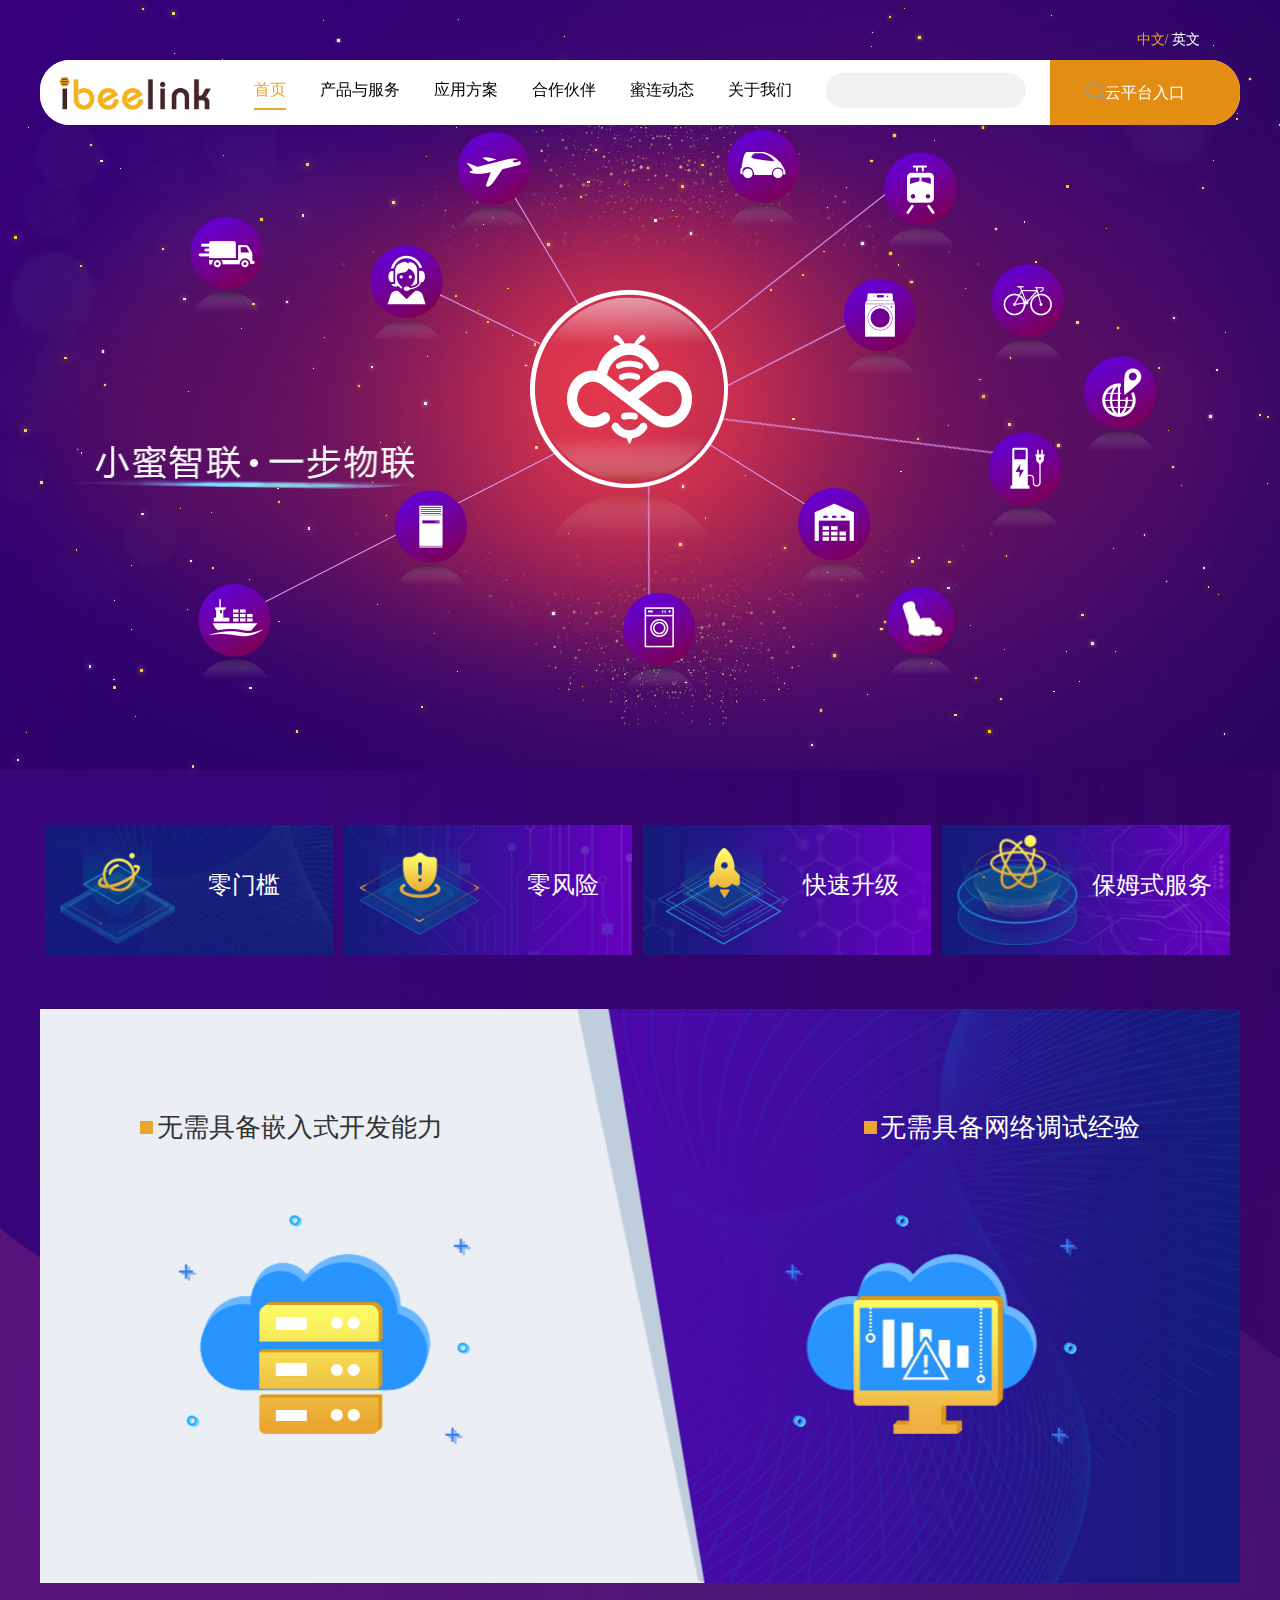
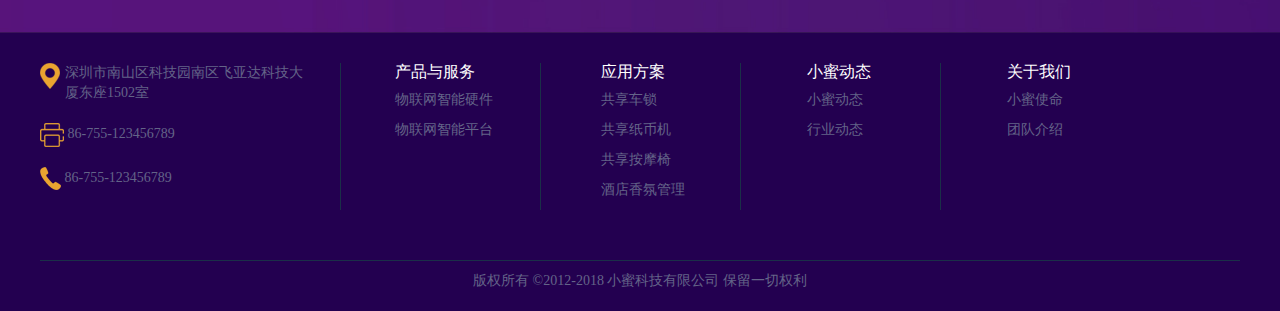
<file: index.html>
<!DOCTYPE html>
<html>

	<head>
		<meta charset="utf-8" />
		<title>首页</title>
		
		<title>{VIC:config name="site_title"}</title>
		<meta name="keywords" content="{VIC:config name='site_keyword'}" />
		<meta name="description" content="{VIC:config name='site_description'}" />
		<meta name="author" content="深圳威创盛世网络科技有限公司——高端品牌网站定制开发 http://www.weichuangweb.com">

		<meta name="viewport" content="width=device-width, initial-scale=1, maximum-scale=1, user-scalable=0">
		<link rel="stylesheet" href="bootstrap/css/bootstrap.min.css">
		<link rel="stylesheet" href="css/animate.css">
		<link rel="stylesheet" href="css/style.css" />
		<link rel=" stylesheet" href="css/response.css" />
	</head>

	<body>
		<header class="vic-header">
			<nav class="navbar navbar-default">
				<div class="navbar-header">
					<button type="button" class="navbar-toggle collapsed" data-toggle="collapse" data-target="#bs-example-navbar-collapse-1" aria-expanded="false">
       						<span class="sr-only"></span>
        					<span class="icon-bar"></span>
        					<span class="icon-bar"></span>
       				 		<span class="icon-bar"></span>
      					</button>
					<div class="navbar-brand" href="index.html">
						<div class="logo">
							<a href="index.html"><img src="img/logo.png" /></a>
						</div>
						<div class="vic-search">
							<img id="vic-fadeIn" src="img/shear.png">
						</div>
						<div class="vic-language">
							<a href="#">EN</a>
						</div>
					</div>
					<div class="clearfix"></div>
				</div>

				<div class="collapse navbar-collapse" id="bs-example-navbar-collapse-1">
					<ul class="nav navbar-nav">
						<li class="vic-indexPage">
							<a href="index.html">首页</a>
						</li>
						<li>
							<a href="product.html">产品与服务</a>
						</li>
						<li>
							<a href="case.html">应用方案</a>
						</li>
						<li>
							<a href="partner.html">合作伙伴</a>
						</li>
						<li>
							<a href="newscenter.html">蜜连动态</a>
						</li>
						<li>
							<a href="aboutus.html">关于我们</a>
						</li>
						<li>
							<a href="#">云平台入口</a>
						</li>
					</ul>
				</div>

				<div class="vic-input">
					<div class="vic-close pull-right">
						<span id="vic-fadeOut" class="pull-right glyphicon glyphicon-remove"></span>
					</div>

					<div class="combination">
						<input type="text" placeholder="搜索" />
						<img src="img/shear.png" />
					</div>
					<div class="clearfix"></div>
				</div>

			</nav>
			
			<!-- banner -->
				<!--<canvas id="canvas" style="position: absolute;"></canvas> -->
				<div class="vic-indexBanner">
					<div id="starsBox"></div>
					<div class="vic-honey">
						<img class="vic-zilian img-responsive center-block" src="img/honney.png">
						<img class="vic-bottom img-responsive" src="img/didid.png">
					</div>
					
					<div id="chuMo" class="vic-centerHoney">
						<img class="img-responsive" src="img/fff.png" />
						
					</div>
					
					<div class="vic-honeyXian">
						<img class="img-responsive" src="img/xianixn.png" />
					</div>
					
					<div class="vic-honeyBord">
						<img class="img-responsive"  src="img/nxma.png" />
					</div>
					
					<div class="vic-honeyTu">
						<img class="img-responsive"  src="img/xtb.png" />
					</div>
				
				</div>
					<!-- 导航 -->
				<div class="vic-nav center-block">
					<p class="vic-chose pull-right">
						<a href="#" class="vic-chosing">中文/</a>
						<a href="#">英文</a>
					</p>
					<div class="logoChange">
						<a href="index.html"><img src="img/logo.png" /></a>
						</div>
					<ul class="vic-navList">
						<li  class="vic-indexPage">
							<a href="index.html">首页</a>
						</li>
						<li>
							<a href="product.html">产品与服务</a>
						</li>
						<li>
							<a href="case.html">应用方案</a>
						</li>
						<li>
							<a href="partner.html">合作伙伴</a>
						</li>
						<li>
							<a href="newscenter.html">蜜连动态</a>
						</li>
						<li>
							<a href="aboutus.html">关于我们</a>
						</li>
						<li class="search">
							<input type="text" />
							<img class="seaImg" src="img/shear.png" />
						</li>
					</ul>
					<div class="vic-entrance">
					<a href="#">云平台入口</a>
					</div>
				</div>
			<div class="clearfix"></div>
		</header>

		<div class="vic-indexCenter vic-indrxTabs">
			<div class="container">
				<div class="col-sm-12 vic-indexTab">
					<ul id="myTab" class="nav nav-tabs option">
						<li class="active vic-indexSer">
							<div style="position: absolute;z-index:1;height: 1px;width: 0px;top: 0px;width: 0px;left: 0;"></div>
							<div style="height: 0;position: absolute;left: 0px;width: 1px;top: 0;"></div>
							<div style="position: absolute;z-index:1;height: 1px;width: 0%;bottom: 0px;right: 0px;"></div>
							<div style="height: 0;position: absolute;right: 0px;width: 1px;bottom: 0px;"></div>
							<a href="#indexSer" data-toggle="tab">
								<img src="img/menkan1.png" />
								<span>零门槛</span>
							</a>
						</li>
						<li class="vic-risk">
							<div style="position: absolute;z-index:1;height: 1px;width: 0px;top: 0px;width: 0px;left: 0;"></div>
							<div style="height: 0;position: absolute;left: 0px;width: 1px;top: 0;"></div>
							<div style="position: absolute;z-index:1;height: 1px;width: 0%;bottom: 0px;right: 0px;"></div>
							<div style="height: 0;position: absolute;right: 0px;width: 1px;bottom: 0px;"></div>
							<a href="#risk" data-toggle="tab" id="vic-remove">
								<img src="img/fengxian1.png" />
								<span>零风险</span>
							</a>
						</li>
						<li class="vic-upgrade">
							<div style="position: absolute;z-index:1;height: 1px;width: 0px;top: 0px;width: 0px;left: 0;"></div>
							<div style="height: 0;position: absolute;left: 0px;width: 1px;top: 0;"></div>
							<div style="position: absolute;z-index:1;height: 1px;width: 0%;bottom: 0px;right: 0px;"></div>
							<div style="height: 0;position: absolute;right: 0px;width: 1px;bottom: 0px;"></div>
							<a href="#upgrade" data-toggle="tab">
								<img src="img/sj1.png" />
								<span>快速升级</span>
							</a>
						</li>
						
						<li class="vic-nanny">
							<div style="position: absolute;z-index:1;height: 1px;width: 0px;top: 0px;width: 0px;left: 0;"></div>
							<div style="height: 0;position: absolute;left: 0px;width: 1px;top: 0;"></div>
							<div style="position: absolute;z-index:1;height: 1px;width: 0%;bottom: 0px;right: 0px;"></div>
							<div style="height: 0;position: absolute;right: 0px;width: 1px;bottom: 0px;"></div>
							<a href="#nanny" data-toggle="tab">
								<img src="img/baomu2.png" />
								<span>保姆式服务</span>
							</a>
						</li>
					</ul>
				</div>

				<div id="myTabContent" class="col-sm-12 tab-content">
					<div class="tab-pane fade in active" id="indexSer">
						<div class="choseShow">
						<img class="img-responsive" src="img/ind6.jpg" />
						<div class="vic-develop">
							<img src="img/fang.jpg">
							<span>无需具备嵌入式开发能力</span>
						</div>
						
						<div class="vic-debugging">
							<img src="img/fang.jpg">
							<span>无需具备网络调试经验</span>
						</div>
					</div>
					
					<!-- 手机屏幕下  -->
					<div class="choseHid">
					     <div class="vic-mobDelve">
					     	<img class="img-responsive" src="img/ind2.jpg">
					        <div class="vic-mobText">
					        	<img src="img/fang.jpg" />
					        	<span>无需具备嵌入式开发能力</span>
					        </div>
					     </div>
					     
					     <div class="vic-mobInter">
					     	<img class="img-responsive" src="img/ind3.jpg">
					        <div class="vic-mobExprice">
					        	<img src="img/fang.jpg" />
					        	<span>无需具备网络调试经验</span>
					        </div>
					     </div>
					</div>
					</div>
					
					
					<div class="tab-pane fade" id="risk">
						
						<div class="vic-showRisk">
						<img class="img-responsive" src="img/lfx.jpg" />
						<div class="vic-develop">
							<img src="img/fang.jpg">
							<span>最成熟的物联方案</span>
						</div>
						
						<div class="vic-riskTeam center-block">
							<img src="img/fang.jpg">
							<span>最专业的嵌入式开发团队</span>
						</div>
						
						<div class="vic-debugging">
							<img src="img/fang.jpg">
							<span>最可靠的物联网数据 管理平台</span>
						</div>
						</div>
						
						<!-- 手机屏幕下  -->
						<div class="vic-hidRisk">
							<div class="vic-mobDelve">
					     	<img class="img-responsive" src="img/ind31.jpg">
					        <div class="vic-mobText">
					        	<img src="img/fang.jpg" />
					        	<span>最成熟的物联方案</span>
					        </div>
					     </div>
					     
					     <div class="vic-mobTuan">
					     	<img class="img-responsive" src="img/ind41.jpg">
					        <div class="vic-mobExprice">
					        	<img src="img/fang.jpg" />
					        	<span>最专业的嵌入式开发团队</span>
					        </div>
					     </div>
					     
					      <div class="vic-mobTai">
					     	<img class="img-responsive" src="img/ind51.jpg">
					        <div class="vic-mobExprice">
					        	<img src="img/fang.jpg" />
					        	<span>最可靠的物联网数据 管理平台</span>
					        </div>
					     </div>
						</div>
					</div>
					
					<div class="tab-pane fade" id="upgrade">
						<div class="vic-showRisk">
						<img class="img-responsive" src="img/kssj.jpg" />
						<div class="vic-develop">
							<img src="img/fang.jpg">
							<span>一天完成Demo搭建</span>
						</div>
						
						<div class="vic-riskTeam center-block">
							<img src="img/fang.jpg">
							<span>一周完成样机设计</span>
						</div>
						
						<div class="vic-debugging">
							<img src="img/fang.jpg">
							<span>一个月进入批量阶段</span>
						</div>
						</div>
						
						<!-- 手机屏幕下  -->
						<div class="vic-hidRisk">
							<div class="vic-mobDelve">
					     	<img class="img-responsive" src="img/ind61.jpg">
					        <div class="vic-mobText">
					        	<img src="img/fang.jpg" />
					        	<span>一天完成Demo搭建</span>
					        </div>
					     </div>
					     
					     <div class="vic-mobTuan">
					     	<img class="img-responsive" src="img/ind81.jpg">
					        <div class="vic-mobExprice">
					        	<img src="img/fang.jpg" />
					        	<span>一周完成样机设计</span>
					        </div>
					     </div>
					     
					      <div class="vic-mobTai">
					     	<img class="img-responsive" src="img/ind71.jpg">
					        <div class="vic-mobExprice">
					        	<img src="img/fang.jpg" />
					        	<span>一个月进入批量阶段</span>
					        </div>
					     </div>
						</div>
						
					</div>
					<div class="tab-pane fade" id="nanny">
						<div class="vic-showNanny">
						<img class="img-responsive" src="img/bmsj.jpg" />
						<div class="vic-develop">
							<img src="img/fang.jpg">
							<span>遍布全球地Local化技术支持</span>
						</div>
						
						<div class="vic-riskTeam center-block">
							<img src="img/fang.jpg">
							<span>专业市场顾问、 一对一接支持</span>
						</div>
						
						<div class="vic-debugging">
							<img src="img/fang.jpg">
							<span>可提供定制化、 专属化软硬件方案</span>
						</div>
						</div>
						
						<!-- 手机屏幕下  -->
						<div class="vic-hidRisk">
							<div class="vic-mobDelve">
					     	<img class="img-responsive" src="img/ind91.jpg">
					        <div class="vic-mobText">
					        	<img src="img/fang.jpg" />
					        	<span>遍布全球地Local化技术支持</span>
					        </div>
					     </div>
					     
					     <div class="vic-mobTuan">
					     	<img class="img-responsive" src="img/ind101.jpg">
					        <div class="vic-mobExprice">
					        	<img src="img/fang.jpg" />
					        	<span>专业市场顾问、 一对一接支持</span>
					        </div>
					     </div>
					     
					      <div class="vic-mobTai">
					     	<img class="img-responsive" src="img/ind111.jpg">
					        <div class="vic-mobExprice">
					        	<img src="img/fang.jpg" />
					        	<span>可提供定制化、 专属化软硬件方案</span>
					        </div>
					     </div>
						</div>
					</div>
				</div>

			</div>
		</div>
		</div>

		<footer class="foot">
			<div class="container">
				<div class="col-sm-12">
					<div class="col-md-3 col-sm-3 col-xs-12 vic-infoNumber">
						<p class="vic-place">
							<img src="img/place.png">
							<span>深圳市南山区科技园南区飞亚达科技大厦东座1502室</span>
							<div class="clearfix"></div>
						</p>

						<p class="vic-fax">
							<img src="img/cz.png">
							<span>86-755-123456789</span>
						</p>

						<p class="vic-fax">
							<img src="img/df.png">
							<span>86-755-123456789</span>
						</p>
					</div>

					<div class="col-md-2 col-sm-3 col-xs-6 vic-serPass">
						<p class="vic-serInfo">
							<h4>产品与服务</h4>
							<p>
								<a href="product.html">物联网智能硬件</a>
							</p>
							<p>
								<a href="product.html">物联网智能平台</a>
							</p>
						</p>
					</div>

					<div class="col-md-2 col-sm-2 col-xs-6 vic-service">
						<p class="vic-serInfo">
							<h4>应用方案</h4>
							<p>
								<a href="caseInform.html">共享车锁</a>
							</p>
							<p>
								<a href="caseInform.html">共享纸币机</a>
							</p>
							<p>
								<a href="caseInform.html">共享按摩椅</a>
							</p>
							<p>
								<a href="caseInform.html">酒店香氛管理</a>
							</p>
						</p>
					</div>

					<div class="col-md-2 col-sm-2 col-xs-6 vic-service vic-dong">
						<p class="vic-serInfo">
							<h4>小蜜动态</h4>
							<p>
								<a href="newscenter.html">小蜜动态</a>
							</p>
							<p>
								<a href="newscenter.html">行业动态</a>
							</p>
						</p>
					</div>

					<div class="col-md-2 col-sm-2 col-xs-6 vic-service vic-dong">
						<p class="vic-serInfo">
							<h4>关于我们</h4>
							<p>
								<a href="aboutus.html">小蜜使命</a>
							</p>
							<p>
								<a href="aboutus.html">团队介绍</a>
							</p>
						</p>
					</div>
				</div>
			</div>
		</footer>
		<p class="vic-copy">版权所有 ©2012-2018 小蜜科技有限公司 保留一切权利</p>

		
	</body>
		<script src="js/jquery-2.2.4.min.js"></script>
		<script src="bootstrap/js/bootstrap.min.js"></script>
		<script src="js/style.js"></script>
		<script type="text/javascript" src="js/main.js" ></script>
		<script type="text/javascript" src="js/start.js" ></script>
</html>
</file>
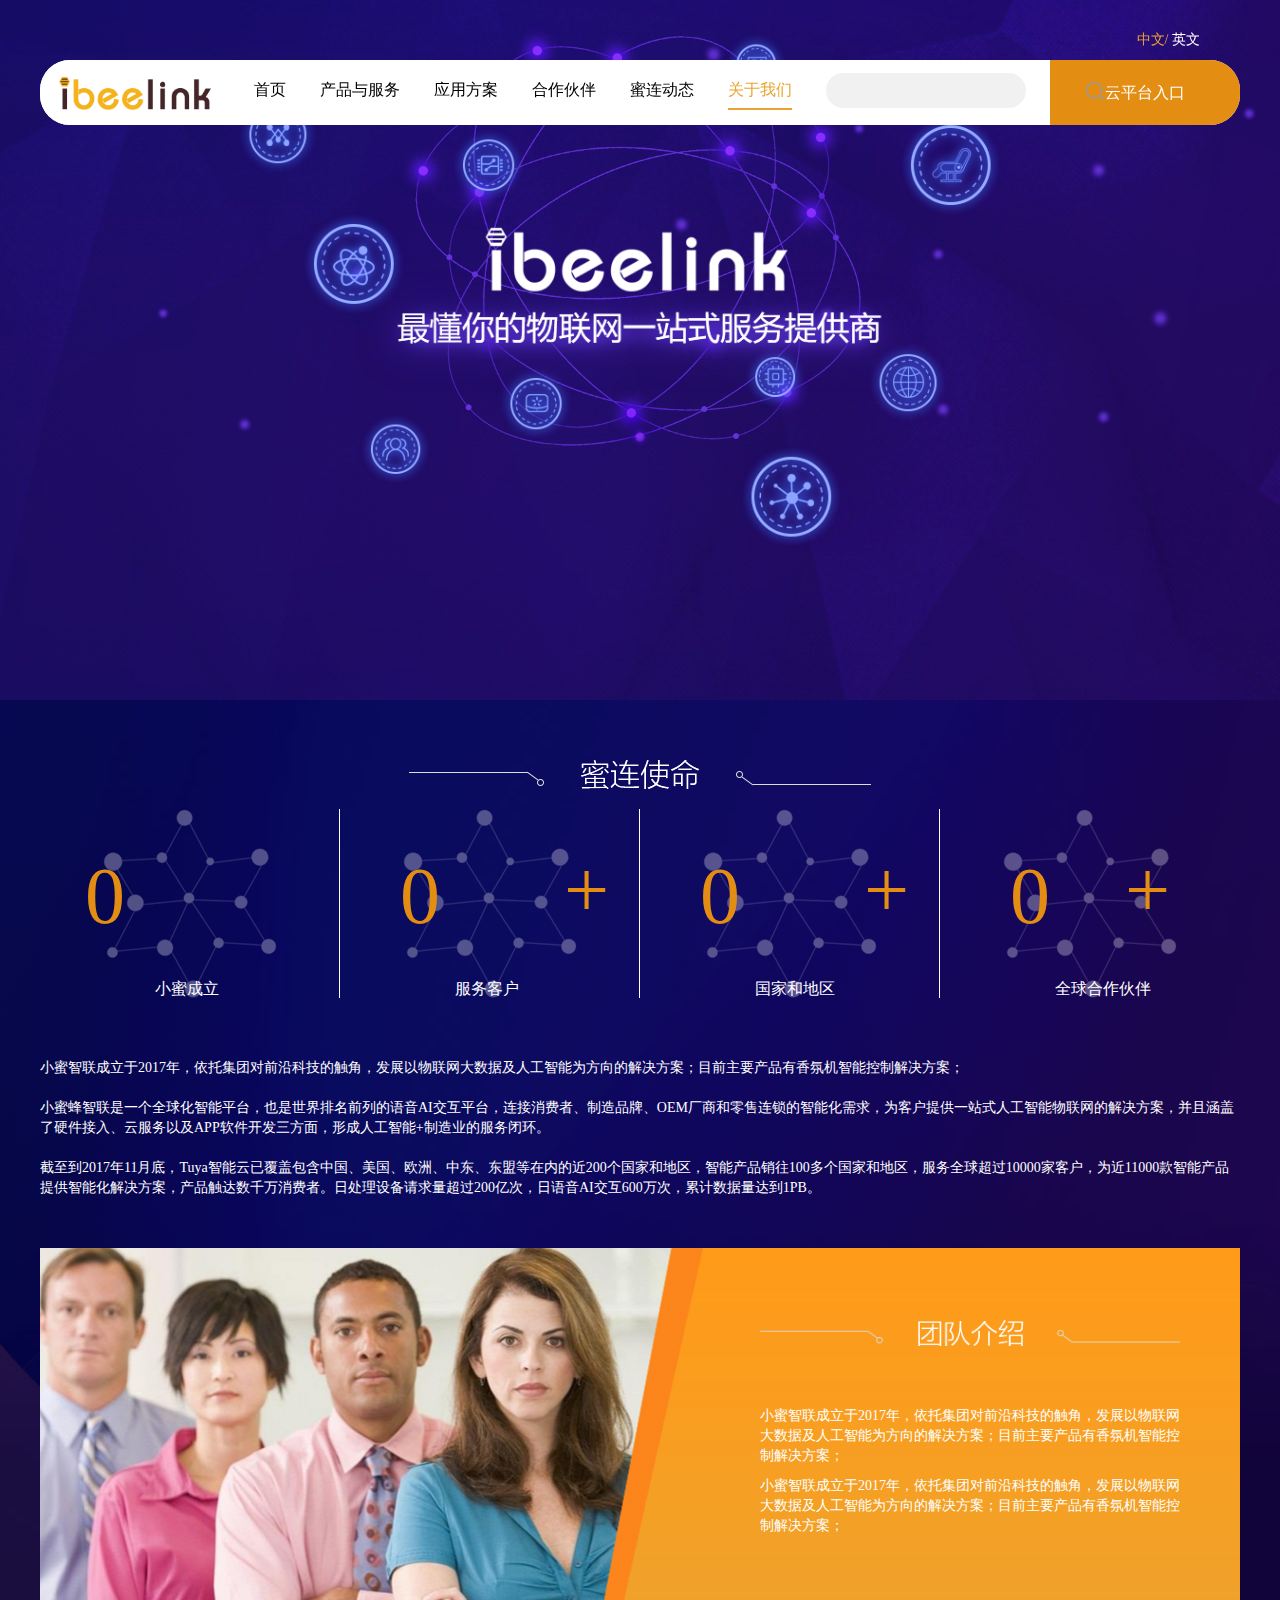
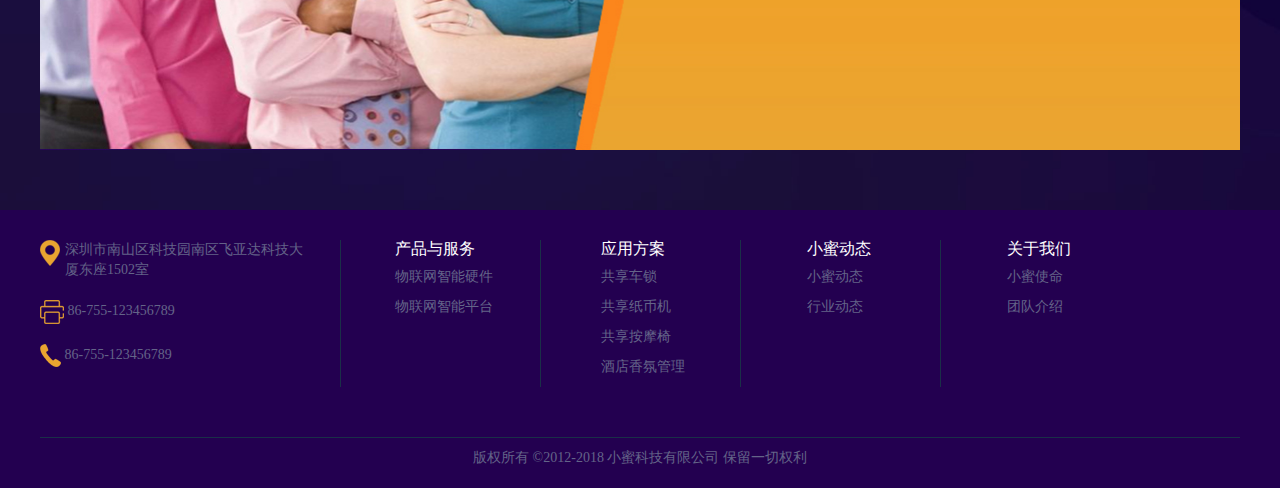
<file: aboutus.html>
<!DOCTYPE html>
<html>
	<head>
		<meta charset="utf-8" />
		<title>关于我们</title>
		
		<title>{$vic_column.name} - {VIC:config name="site_name"}</title>
		<meta name="keywords" content="{$vic_column.keyword}" />
		<meta name="description" content="{$vic_column.description}" />
		<meta name="author" content="深圳威创盛世网络科技有限公司——高端品牌网站定制开发 http://www.weichuangweb.com">

		<meta name="viewport" content="width=device-width, initial-scale=1, maximum-scale=1, user-scalable=0">
	
		<link rel="stylesheet" href="bootstrap/css/bootstrap.min.css">
		<link rel="stylesheet" href="css/style.css" />
		<link rel=" stylesheet" href="css/response.css"/>
	</head>
	<body>
		<header class="vic-header">
			<nav class="navbar navbar-default">
					<div class="navbar-header">
						<button type="button" class="navbar-toggle collapsed" data-toggle="collapse" data-target="#bs-example-navbar-collapse-1" aria-expanded="false">
       						<span class="sr-only"></span>
        					<span class="icon-bar"></span>
        					<span class="icon-bar"></span>
       				 		<span class="icon-bar"></span>
      					</button>
						<div class="navbar-brand" href="index.html">
							<div class="logo">
								<a href="index.html"><img src="img/logo.png" alt="logo" /></a>
							</div>
							<div class="vic-search">
								<img id="vic-fadeIn" src="img/shear.png">
							</div>
							<div class="vic-language">
							<a href="#">EN</a>	
							</div>
						</div>
						<div class="clearfix"></div>
					</div>

					<div class="collapse navbar-collapse" id="bs-example-navbar-collapse-1">
						<ul class="nav navbar-nav">
							<li>
								<a href="index.html">首页</a>
							</li>
							<li>
								<a href="product.html">产品与服务</a>
							</li>
							<li>
								<a href="case.html">应用方案</a>
							</li>
							<li>
								<a href="partner.html">合作伙伴</a>
							</li>
							<li>
								<a href="newscenter.html">蜜连动态</a>
							</li>
							<li  class="vic-indexPage">
								<a href="aboutus.html">关于我们</a>
							</li>
							<li>
								<a href="#">云平台入口</a>
							</li>
						</ul>
					</div>
					
					<div class="vic-input">
						<div class="vic-close pull-right">
						<span id="vic-fadeOut" class="pull-right glyphicon glyphicon-remove"></span>
					</div>
						
						<div class="combination">
						<input type="text" placeholder="搜索" />
						<img src="img/shear.png" />
						</div>
						<div class="clearfix"></div>
					</div>
					
				</nav>
		
				<div class="vic-abanner">
					<div class="vic-start">
						<img class="center-block vic-blingImg" src="img/abg.png" />
						
						<div class="vic-blsing">
							<img class="img-responsive" src="img/88.png" />						
						</div>
					</div>
					
					
					
				</div>
		
		
		
				<!-- 导航 -->
				<div class="vic-nav center-block">
					<p class="vic-chose pull-right">
						<a href="#" class="vic-chosing">中文/</a>
						<a href="#">英文</a>
					</p>
					<div class="logoChange">
						<a href="index.html"><img src="img/logo.png" /></a>
						</div>
					<ul class="vic-navList">
						<li>
							<a href="index.html">首页</a>
						</li>
						<li>
							<a href="product.html">产品与服务</a>
						</li>
						<li>
							<a href="case.html">应用方案</a>
						</li>
						<li>
							<a href="partner.html">合作伙伴</a>
						</li>
						<li>
							<a href="newscenter.html">蜜连动态</a>
						</li>
						<li  class="vic-indexPage">
							<a href="aboutus.html">关于我们</a>
						</li>
						<li class="search">
							<input type="text" />
							<img class="seaImg" src="img/shear.png" />
						</li>
					</ul>
					<div class="vic-entrance">
					<a href="#">云平台入口</a>
					</div>
				</div>
			<div class="clearfix"></div>
		</header>
		
		<div class="vic-aboutCenter">
			<div class="container">
				<div class="col-sm-12 vic-aboutUs">
					<img class="img-responsive center-block vic-life" src="img/ab2.png" alt="小蜜使命" />
					<div class="col-sm-3 col-xs-6 vic-have">
						<img src="img/bg200.png" />
							<p class="vic-number timer product-num-nub count-title" id="count-number" data-to="2009" data-speed="200">0</p>
							<p class="vic-bulid">小蜜成立</p>
					</div>
					<div class="col-sm-3 col-xs-6 vic-have">
						<img src="img/bg200.png" />
						<p class="vic-numberTow timer product-num-nub count-title" id="count-number" data-to="200" data-speed="200">0</p>
						<span class="vic-city">+</span>
						<p class="vic-bulid">服务客户</p>
					</div>
					<div class="col-sm-3 col-xs-6 vic-have">
						<img src="img/bg200.png" />
						<p class="vic-numberTow timer product-num-nub count-title" id="count-number" data-to="200" data-speed="200">0</p>
						<span class="vic-city">+</span>
						<p class="vic-bulid">国家和地区</p>
					</div>
					<div class="col-sm-3 col-xs-6 vic-have" style="border:0;">
						<img src="img/bg200.png" />
						<p class="vic-numberlast timer product-num-nub count-title" id="count-number" data-to="20" data-speed="200">0</p>
						<span class="vic-earth">+</span>
						<p class="vic-bulid">全球合作伙伴</p>
					</div>
					<div class="clearfix"></div>
					<div class="vic-introduction">
						<p>小蜜智联成立于2017年，依托集团对前沿科技的触角，发展以物联网大数据及人工智能为方向的解决方案；目前主要产品有香氛机智能控制解决方案；</p>
						<p>小蜜蜂智联是一个全球化智能平台，也是世界排名前列的语音AI交互平台，连接消费者、制造品牌、OEM厂商和零售连锁的智能化需求，为客户提供一站式人工智能物联网的解决方案，并且涵盖了硬件接入、云服务以及APP软件开发三方面，形成人工智能+制造业的服务闭环。</p>
						<p>截至到2017年11月底，Tuya智能云已覆盖包含中国、美国、欧洲、中东、东盟等在内的近200个国家和地区，智能产品销往100多个国家和地区，服务全球超过10000家客户，为近11000款智能产品提供智能化解决方案，产品触达数千万消费者。日处理设备请求量超过200亿次，日语音AI交互600万次，累计数据量达到1PB。</p>
					</div>
					
					<div class="vic-team">
						<img class="vic-teamImg" src="img/ab33.jpg" />
						<img class="vic-peopel" src="img/gim.jpg">
						<div class="vic-teamText">
							<img class="img-responsive center-block vic-life" src="img/tem2.png" alt="小蜜使命" />
							<p>小蜜智联成立于2017年，依托集团对前沿科技的触角，发展以物联网大数据及人工智能为方向的解决方案；目前主要产品有香氛机智能控制解决方案；</p>
							<p>小蜜智联成立于2017年，依托集团对前沿科技的触角，发展以物联网大数据及人工智能为方向的解决方案；目前主要产品有香氛机智能控制解决方案；</p>
						</div>
					</div>
					
				</div>
			
			</div>
		</div>
		
	<footer class="foot">
			<div class="container">
				<div class="col-sm-12">
					<div class="col-md-3 col-sm-3 col-xs-12 vic-infoNumber">
						<p class="vic-place">
							<img src="img/place.png">
							<span>深圳市南山区科技园南区飞亚达科技大厦东座1502室</span>
							<div class="clearfix"></div>
						</p>

						<p class="vic-fax">
							<img src="img/cz.png">
							<span>86-755-123456789</span>
						</p>

						<p class="vic-fax">
							<img src="img/df.png">
							<span>86-755-123456789</span>
						</p>
					</div>

					<div class="col-md-2 col-sm-3 col-xs-6 vic-serPass">
						<p class="vic-serInfo">
							<h4>产品与服务</h4>
							<p>
								<a href="product.html">物联网智能硬件</a>
							</p>
							<p>
								<a href="product.html">物联网智能平台</a>
							</p>
						</p>
					</div>

					<div class="col-md-2 col-sm-2 col-xs-6 vic-service">
						<p class="vic-serInfo">
							<h4>应用方案</h4>
							<p>
								<a href="caseInform.html">共享车锁</a>
							</p>
							<p>
								<a href="caseInform.html">共享纸币机</a>
							</p>
							<p>
								<a href="caseInform.html">共享按摩椅</a>
							</p>
							<p>
								<a href="caseInform.html">酒店香氛管理</a>
							</p>
						</p>
					</div>

					<div class="col-md-2 col-sm-2 col-xs-6 vic-service vic-dong">
						<p class="vic-serInfo">
							<h4>小蜜动态</h4>
							<p>
								<a href="newscenter.html">小蜜动态</a>
							</p>
							<p>
								<a href="newscenter.html">行业动态</a>
							</p>
						</p>
					</div>

					<div class="col-md-2 col-sm-2 col-xs-6 vic-service vic-dong">
						<p class="vic-serInfo">
							<h4>关于我们</h4>
							<p>
								<a href="aboutus.html">小蜜使命</a>
							</p>
							<p>
								<a href="aboutus.html">团队介绍</a>
							</p>
						</p>
					</div>
				</div>
			</div>
		</footer>
		<p class="vic-copy">版权所有 ©2012-2018 小蜜科技有限公司 保留一切权利</p>
	
	<script src="js/jquery-2.2.4.min.js"></script>
	<script src="bootstrap/js/bootstrap.min.js"></script>
	<script src="js/style.js"></script>
	<script src="js/jquery.js"></script>
	<script src="js/jquery.num.js"></script>
	</body>
</html>
</file>
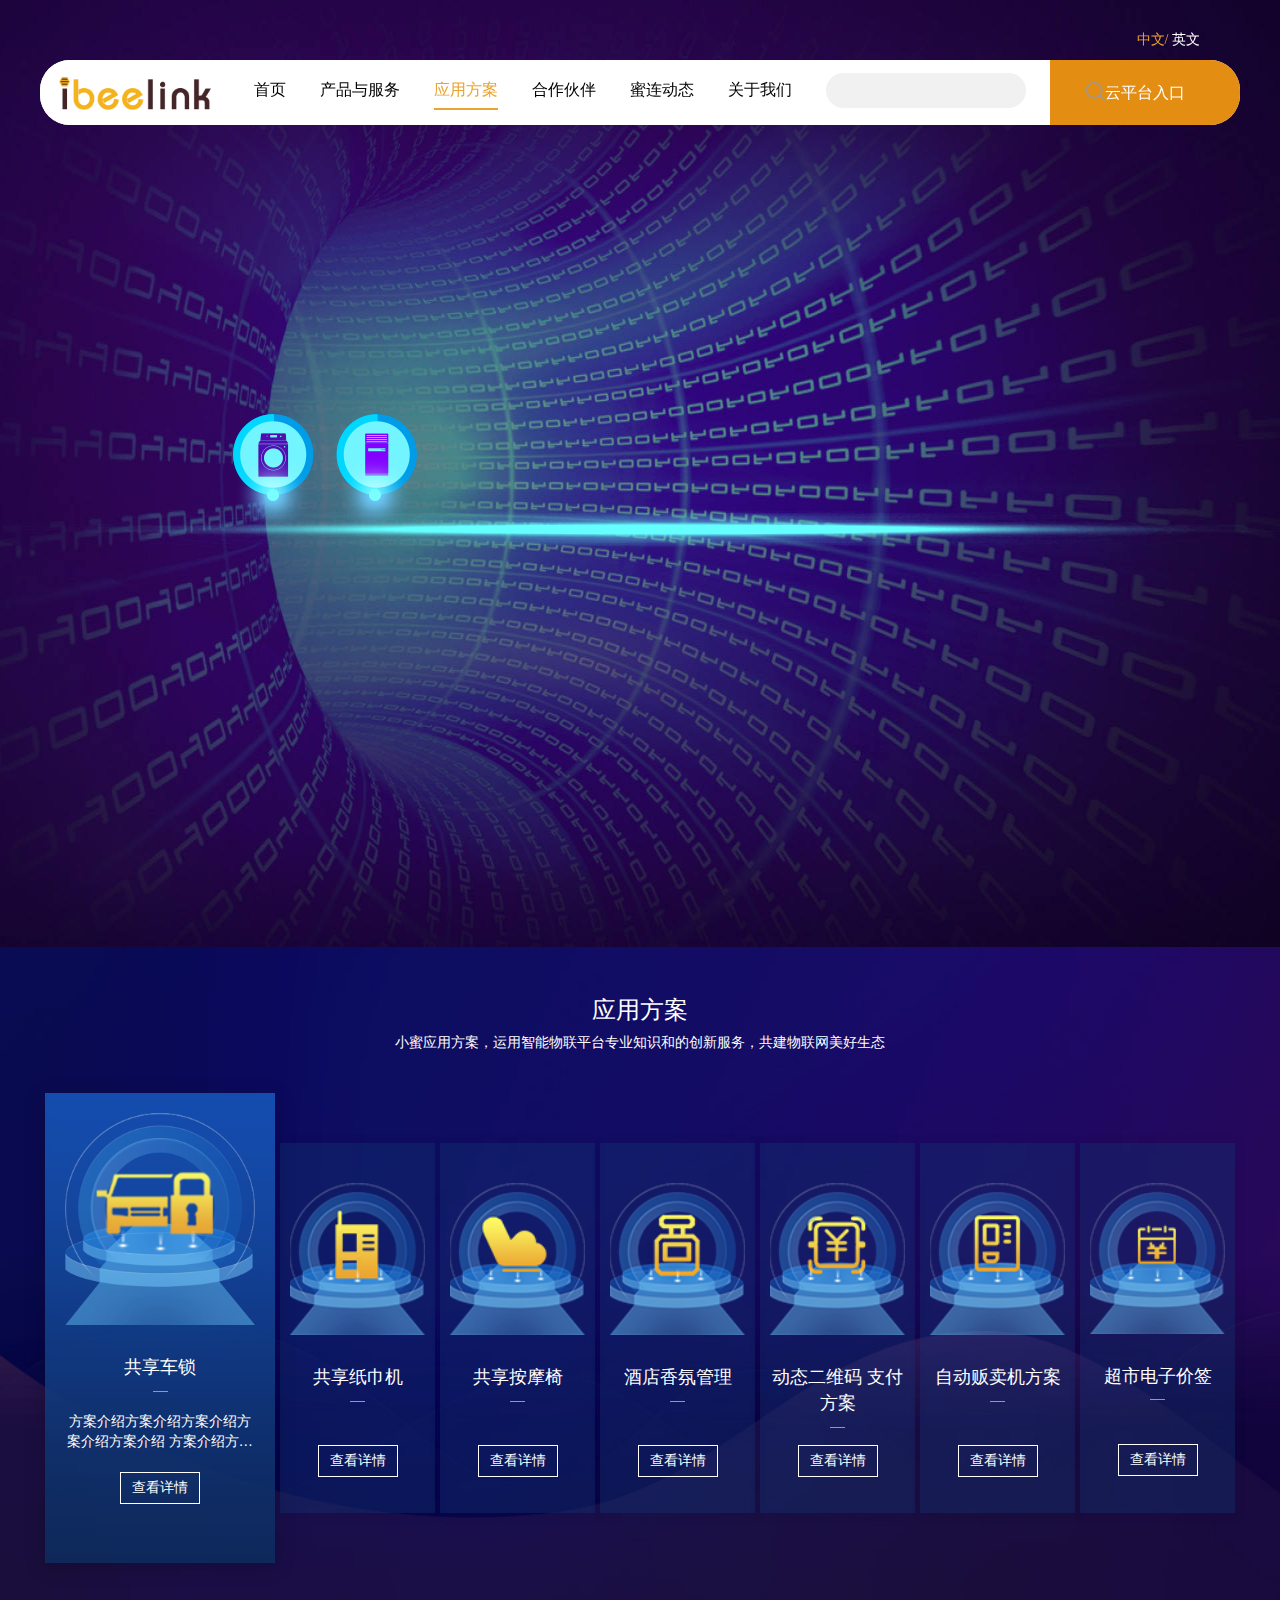
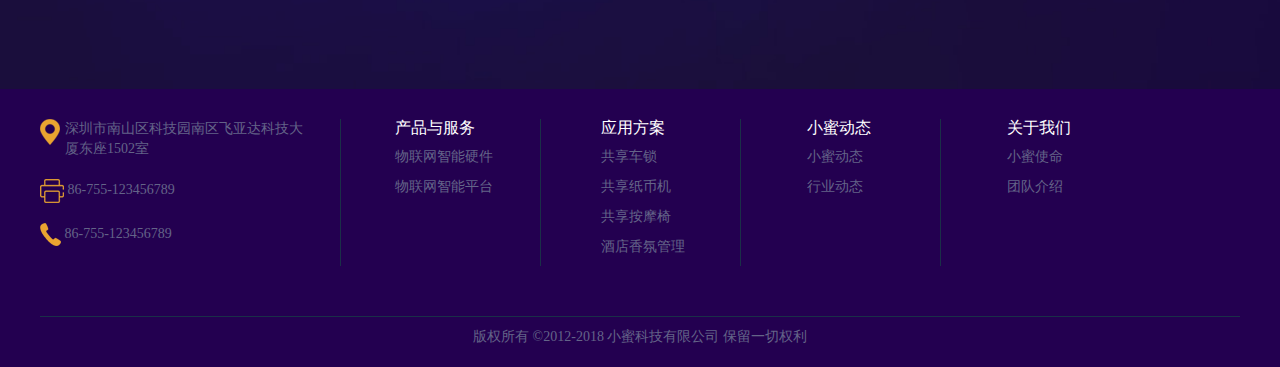
<file: case.html>
<!DOCTYPE html>
<html>
	<head>
		<meta charset="utf-8" />
		<title>应用方案</title>
		
		<title>{$vic_column.name} - {VIC:config name="site_name"}</title>
		<meta name="keywords" content="{$vic_column.keyword}" />
		<meta name="description" content="{$vic_column.description}" />
		<meta name="author" content="深圳威创盛世网络科技有限公司——高端品牌网站定制开发 http://www.weichuangweb.com">

		<meta name="viewport" content="width=device-width, initial-scale=1, maximum-scale=1, user-scalable=0">
	
		<link rel="stylesheet" href="bootstrap/css/bootstrap.min.css">
		<link rel="stylesheet" href="css/animate.css">
		<link rel="stylesheet" href="css/harp.css">
		<link rel="stylesheet" href="css/style.css" />
		<link rel=" stylesheet" href="css/response.css"/>
		
	</head>
	<body>
		<header class="vic-header">
			<nav class="navbar navbar-default">
					<div class="navbar-header">
						<button type="button" class="navbar-toggle collapsed" data-toggle="collapse" data-target="#bs-example-navbar-collapse-1" aria-expanded="false">
       						<span class="sr-only"></span>
        					<span class="icon-bar"></span>
        					<span class="icon-bar"></span>
       				 		<span class="icon-bar"></span>
      					</button>
						<div class="navbar-brand" href="index.html">
							<div class="logo">
								<a href="index.html"><img src="img/logo.png" /></a>
							</div>
							<div class="vic-search">
								<img id="vic-fadeIn" src="img/shear.png">
							</div>
							<div class="vic-language">
							<a href="#">EN</a>	
							</div>
						</div>
						<div class="clearfix"></div>
					</div>

					<div class="collapse navbar-collapse" id="bs-example-navbar-collapse-1">
						<ul class="nav navbar-nav">
							<li>
								<a href="index.html">首页</a>
							</li>
							<li>
								<a href="product.html">产品与服务</a>
							</li>
							<li  class="vic-indexPage">
								<a href="case.html">应用方案</a>
							</li>
							<li>
								<a href="partner.html">合作伙伴</a>
							</li>
							<li>
								<a href="newscenter.html">蜜连动态</a>
							</li>
							<li>
								<a href="aboutus.html">关于我们</a>
							</li>
							<li>
								<a href="#">云平台入口</a>
							</li>
						</ul>
					</div>
					
					<div class="vic-input">
						<div class="vic-close pull-right">
						<span id="vic-fadeOut" class="pull-right glyphicon glyphicon-remove"></span>
					</div>
						
						<div class="combination">
						<input type="text" placeholder="搜索" />
						<img src="img/shear.png" />
						</div>
						<div class="clearfix"></div>
					</div>
					
				</nav>
				
			<!-- 动画 -->
			<div class="caseAmation">
				
				<!-- 小图标  -->
				<div class="vic-smallIncon">
					<img class="oneAma" src="img/01.png"/>
					<img class="towAma" src="img/02.png"/>
					<img class="threeAma" src="img/03.png"/>
					<img class="fourAma" src="img/04.png"/>
					<img class="fiveAma" src="img/05.png"/>
					<img class="sixAma" src="img/06.png"/>
					<img class="sevenAma" src="img/07.png"/>
					<img class="eightAma" src="img/08.png"/>
				</div>
				
				<!-- 光线 -->
				<div class="vic-caseAmation">
				<img src="img/yianyuan.png">	
				</div>
			</div>
			
			
			
			<!-- 导航 -->
				<div class="vic-nav center-block">
					<p class="vic-chose pull-right">
						<a href="#" class="vic-chosing">中文/</a>
						<a href="#">英文</a>
					</p>
					<div class="logoChange">
						<a href="index.html"><img src="img/logo.png" /></a>
						</div>
					<ul class="vic-navList">
						<li>
							<a href="index.html">首页</a>
						</li>
						<li>
							<a href="product.html">产品与服务</a>
						</li>
						<li  class="vic-indexPage">
							<a href="case.html">应用方案</a>
						</li>
						<li>
							<a href="partner.html">合作伙伴</a>
						</li>
						<li>
							<a href="newscenter.html">蜜连动态</a>
						</li>
						<li>
							<a href="aboutus.html">关于我们</a>
						</li>
						<li class="search">
							<input type="text" />
							<img class="seaImg" src="img/shear.png" />
						</li>
					</ul>
					<div class="vic-entrance">
					<a href="#">云平台入口</a>
					</div>
				</div>
			<div class="clearfix"></div>
		</header>
		
		<div class="vic-caseCenter">
			<div class="container">
				<h4>应用方案</h4>
				<p>小蜜应用方案，运用智能物联平台专业知识和的创新服务，共建物联网美好生态</p>
					<div class="col-sm-12 vic-caseList">
					<ul class="cloud-product-ul clearfix">
						<li data-index="1" class="active">
					<div class="normal-inner">
						<div class="cloud-product-single-bottom clearfix">
							<img src="img/bus.png"/>
							<div class="vic-title">
							<p class="vic-normalTitle">共享车锁</p>
							<hr class="vic-caseBord" />	
							</div>
							<a class="center-block" href="caseInform.html">查看详情</a>
						</div>
					</div>
					<div class="active-inner active-inner-01 clearfix">
						<div class="active-inner-item">
						<img src="img/c1.png"/>
							<div class="vic-title">
							<p>共享车锁</p>
							<hr class="vic-caseBord" />	
							<p class="vic-nei">方案介绍方案介绍方案介绍方案介绍方案介绍 方案介绍方案介绍方案介绍方案介绍</p>
							</div>
							<a class="center-block" href="caseInform.html">查看详情</a>	
						</div>
					</div>
				</li>
				<li data-index="2">
					<div class="normal-inner">
						<div class="cloud-product-single-bottom clearfix">
							<img src="img/cash.png"/>
							<div class="vic-title">
							<p class="vic-normalTitle">共享纸巾机</p>
							<hr class="vic-caseBord" />	
							</div>
							<a class="center-block" href="caseInform.html">查看详情</a>
						</div>
					</div>
					<div class="active-inner active-inner-02 clearfix">
						<div class="active-inner-item">
							<img src="img/c2.png"/>
							<div class="vic-title">
							<p>共享纸巾机</p>
							<hr class="vic-caseBord" />	
							<p class="vic-nei">方案介绍方案介绍方案介绍方案介绍方案介绍 方案介绍方案介绍方案介绍方案介绍</p>
							</div>
							<a class="center-block" href="caseInform.html">查看详情</a>
						</div>
					</div>
				</li>
				<li data-index="3">
					<div class="normal-inner">
						<div class="cloud-product-single-bottom clearfix">
							<img src="img/anmo.png"/>
							<div class="vic-title">
							<p class="vic-normalTitle">共享按摩椅</p>
							<hr class="vic-caseBord" />	
							</div>
							<a class="center-block" href="caseInform.html">查看详情</a>
						</div>
					</div>
					<div class="active-inner active-inner-03 clearfix">
						<div class="active-inner-item">
							<img src="img/c3.png"/>
							<div class="vic-title">
							<p>共享按摩椅</p>
							<hr class="vic-caseBord" />	
							<p class="vic-nei">方案介绍方案介绍方案介绍方案介绍方案介绍 方案介绍方案介绍方案介绍方案介绍</p>
							</div>
							<a class="center-block" href="caseInform.html">查看详情</a>
						</div>
					</div>
				</li>
				<li data-index="4">
					<div class="normal-inner">
						<div class="cloud-product-single-bottom clearfix">
							<img src="img/mamage.png"/>
							<div class="vic-title">
							<p class="vic-normalTitle">酒店香氛管理</p>
							<hr class="vic-caseBord" />	
							</div>
							<a class="center-block" href="caseInform.html">查看详情</a>
						</div>
					</div>
					<div class="active-inner active-inner-03 clearfix">
						<div class="active-inner-item">
							<img src="img/c4.png"/>
							<div class="vic-title">
							<p>酒店香氛管理</p>
							<hr class="vic-caseBord" />	
							<p class="vic-nei">方案介绍方案介绍方案介绍方案介绍方案介绍 方案介绍方案介绍方案介绍方案介绍</p>
							</div>
							<a class="center-block" href="caseInform.html">查看详情</a>
						</div>
					</div>
				</li>
				<li data-index="5">
					<div class="normal-inner">
						<div class="cloud-product-single-bottom clearfix">
							<img src="img/ma.png"/>
							<div class="vic-title">
							<p class="vic-normalTitle">动态二维码 支付方案</p>
							<hr class="vic-caseBord" />	
							</div>
							<a class="center-block" href="caseInform.html">查看详情</a>
						</div>
					</div>
					<div class="active-inner  active-inner-04 clearfix">
						<div class="active-inner-item">
							<img src="img/c5.png"/>
							<div class="vic-title">
							<p>动态二维码 支付方案</p>
							<hr class="vic-caseBord" />	
							<p class="vic-nei">方案介绍方案介绍方案介绍方案介绍方案介绍 方案介绍方案介绍方案介绍方案介绍</p>
							</div>
							<a class="center-block" href="caseInform.html">查看详情</a>
						</div>
					</div>
				</li>
				<li data-index="6">
					<div class="normal-inner">
						<div class="cloud-product-single-bottom clearfix">
						<img src="img/zidong.png"/>
							<div class="vic-title">
							<p class="vic-normalTitle">自动贩卖机方案</p>
							<hr class="vic-caseBord" />	
							</div>
							<a class="center-block" href="caseInform.html">查看详情</a>
						</div>
					</div>
					<div class="active-inner active-inner-05 clearfix">
						<div class="active-inner-item">
							<img src="img/c6.png"/>
							<div class="vic-title">
							<p>自动贩卖机方案</p>
							<hr class="vic-caseBord" />	
							<p class="vic-nei">方案介绍方案介绍方案介绍方案介绍方案介绍 方案介绍方案介绍方案介绍方案介绍</p>
							</div>
							<a class="center-block" href="caseInform.html">查看详情</a>
						</div>
					</div>
				</li>
				
				<li data-index="7" class="vic-seven">
					<div class="normal-inner">
						<div class="cloud-product-single-bottom clearfix">
						<img src="img/cc7.png"/>
							<div class="vic-title">
								<p class="vic-normalTitle">超市电子价签</p>
							<hr class="vic-caseBord" />	
							</div>
							<a class="center-block" href="caseInform.html">查看详情</a>
						</div>
					</div>
					<div class="active-inner active-inner-05 clearfix">
						<div class="active-inner-item">
							<img src="img/c7.png"/>
							<div class="vic-title">
							<p>超市电子价签</p>
							<hr class="vic-caseBord" />	
							<p class="vic-nei">方案介绍方案介绍方案介绍方案介绍方案介绍 方案介绍方案介绍方案介绍方案介绍</p>
							</div>
							<a class="center-block" href="caseInform.html">查看详情</a>
						</div>
					</div>
				</li>
				
			</ul>
		</div>
		
				<!--  手机版 -->
				<div class="col-sm-12 vic-smallList">
					<div class="vic-around">
						<div class="vic-caseNormal">
							<img src="img/bus.png"/>
							<div class="vic-title">
							<p class="vic-normalTitle">共享车锁</p>
							<hr class="vic-caseBord" />	
							</div>
							<a class="center-block" href="caseInform.html">查看详情</a>
						</div>
					</div>
					
					<div class="vic-around">
							<div class="vic-caseNormal">
							<img src="img/cash.png"/>
							<div class="vic-title">
							<p class="vic-normalTitle">共享纸巾机</p>
							<hr class="vic-caseBord" />	
							</div>
							<a class="center-block" href="caseInform.html">查看详情</a>
						</div>
					</div>
					
					<div class="vic-around">
							<div class="vic-caseNormal">
							<img src="img/anmo.png"/>
							<div class="vic-title">
							<p class="vic-normalTitle">共享按摩椅</p>
							<hr class="vic-caseBord" />	
							</div>
							<a class="center-block" href="caseInform.html">查看详情</a>
						</div>
					</div>	
			
					<div class="vic-around">
							<div class="vic-caseNormal">
							<img src="img/mamage.png"/>
							<div class="vic-title">
							<p class="vic-normalTitle">酒店香氛管理</p>
							<hr class="vic-caseBord" />	
							</div>
							<a class="center-block" href="caseInform.html">查看详情</a>
						</div>
					</div>	
						
					<div class="vic-around">
							<div class="vic-caseNormal">
							<img src="img/ma.png"/>
							<div class="vic-title">
							<p class="vic-normalTitle">动态二维码 支付方案</p>
							<hr class="vic-caseBord" />	
							</div>
							<a class="center-block" href="caseInform.html">查看详情</a>
						</div>
					</div>
					
					<div class="vic-around">
							<div class="vic-caseNormal">
							<img src="img/zidong.png"/>
							<div class="vic-title">
							<p class="vic-normalTitle">自动贩卖机方案</p>
							<hr class="vic-caseBord" />	
							</div>
							<a class="center-block" href="caseInform.html">查看详情</a>
						</div>
					</div>
			
					<div class="vic-around vic-lastCase">
							<div class="vic-caseNormal">
							<img src="img/cc7.png"/>
							<div class="vic-title">
								<p class="vic-normalTitle">超市电子价签</p>
							<hr class="vic-caseBord" />	
							</div>
							<a class="center-block" href="caseInform.html">查看详情</a>
						</div>	
					</div>	
					</div>
				
		
		
			</div>
		</div>
		
	<footer class="foot">
			<div class="container">
				<div class="col-sm-12">
					<div class="col-md-3 col-sm-3 col-xs-12 vic-infoNumber">
						<p class="vic-place">
							<img src="img/place.png">
							<span>深圳市南山区科技园南区飞亚达科技大厦东座1502室</span>
							<div class="clearfix"></div>
						</p>

						<p class="vic-fax">
							<img src="img/cz.png">
							<span>86-755-123456789</span>
						</p>

						<p class="vic-fax">
							<img src="img/df.png">
							<span>86-755-123456789</span>
						</p>
					</div>

					<div class="col-md-2 col-sm-3 col-xs-6 vic-serPass">
						<p class="vic-serInfo">
							<h4>产品与服务</h4>
							<p>
								<a href="product.html">物联网智能硬件</a>
							</p>
							<p>
								<a href="product.html">物联网智能平台</a>
							</p>
						</p>
					</div>

					<div class="col-md-2 col-sm-2 col-xs-6 vic-service">
						<p class="vic-serInfo">
							<h4>应用方案</h4>
							<p>
								<a href="caseInform.html">共享车锁</a>
							</p>
							<p>
								<a href="caseInform.html">共享纸币机</a>
							</p>
							<p>
								<a href="caseInform.html">共享按摩椅</a>
							</p>
							<p>
								<a href="caseInform.html">酒店香氛管理</a>
							</p>
						</p>
					</div>

					<div class="col-md-2 col-sm-2 col-xs-6 vic-service vic-dong">
						<p class="vic-serInfo">
							<h4>小蜜动态</h4>
							<p>
								<a href="newscenter.html">小蜜动态</a>
							</p>
							<p>
								<a href="newscenter.html">行业动态</a>
							</p>
						</p>
					</div>

					<div class="col-md-2 col-sm-2 col-xs-6 vic-service vic-dong">
						<p class="vic-serInfo">
							<h4>关于我们</h4>
							<p>
								<a href="aboutus.html">小蜜使命</a>
							</p>
							<p>
								<a href="aboutus.html">团队介绍</a>
							</p>
						</p>
					</div>
				</div>
			</div>
		</footer>
		<p class="vic-copy">版权所有 ©2012-2018 小蜜科技有限公司 保留一切权利</p>
	<script src="js/jquery-2.2.4.min.js"></script>
	<script src="bootstrap/js/bootstrap.min.js"></script>
	<script src="js/style.js"></script>
	</body>
</html>
</file>
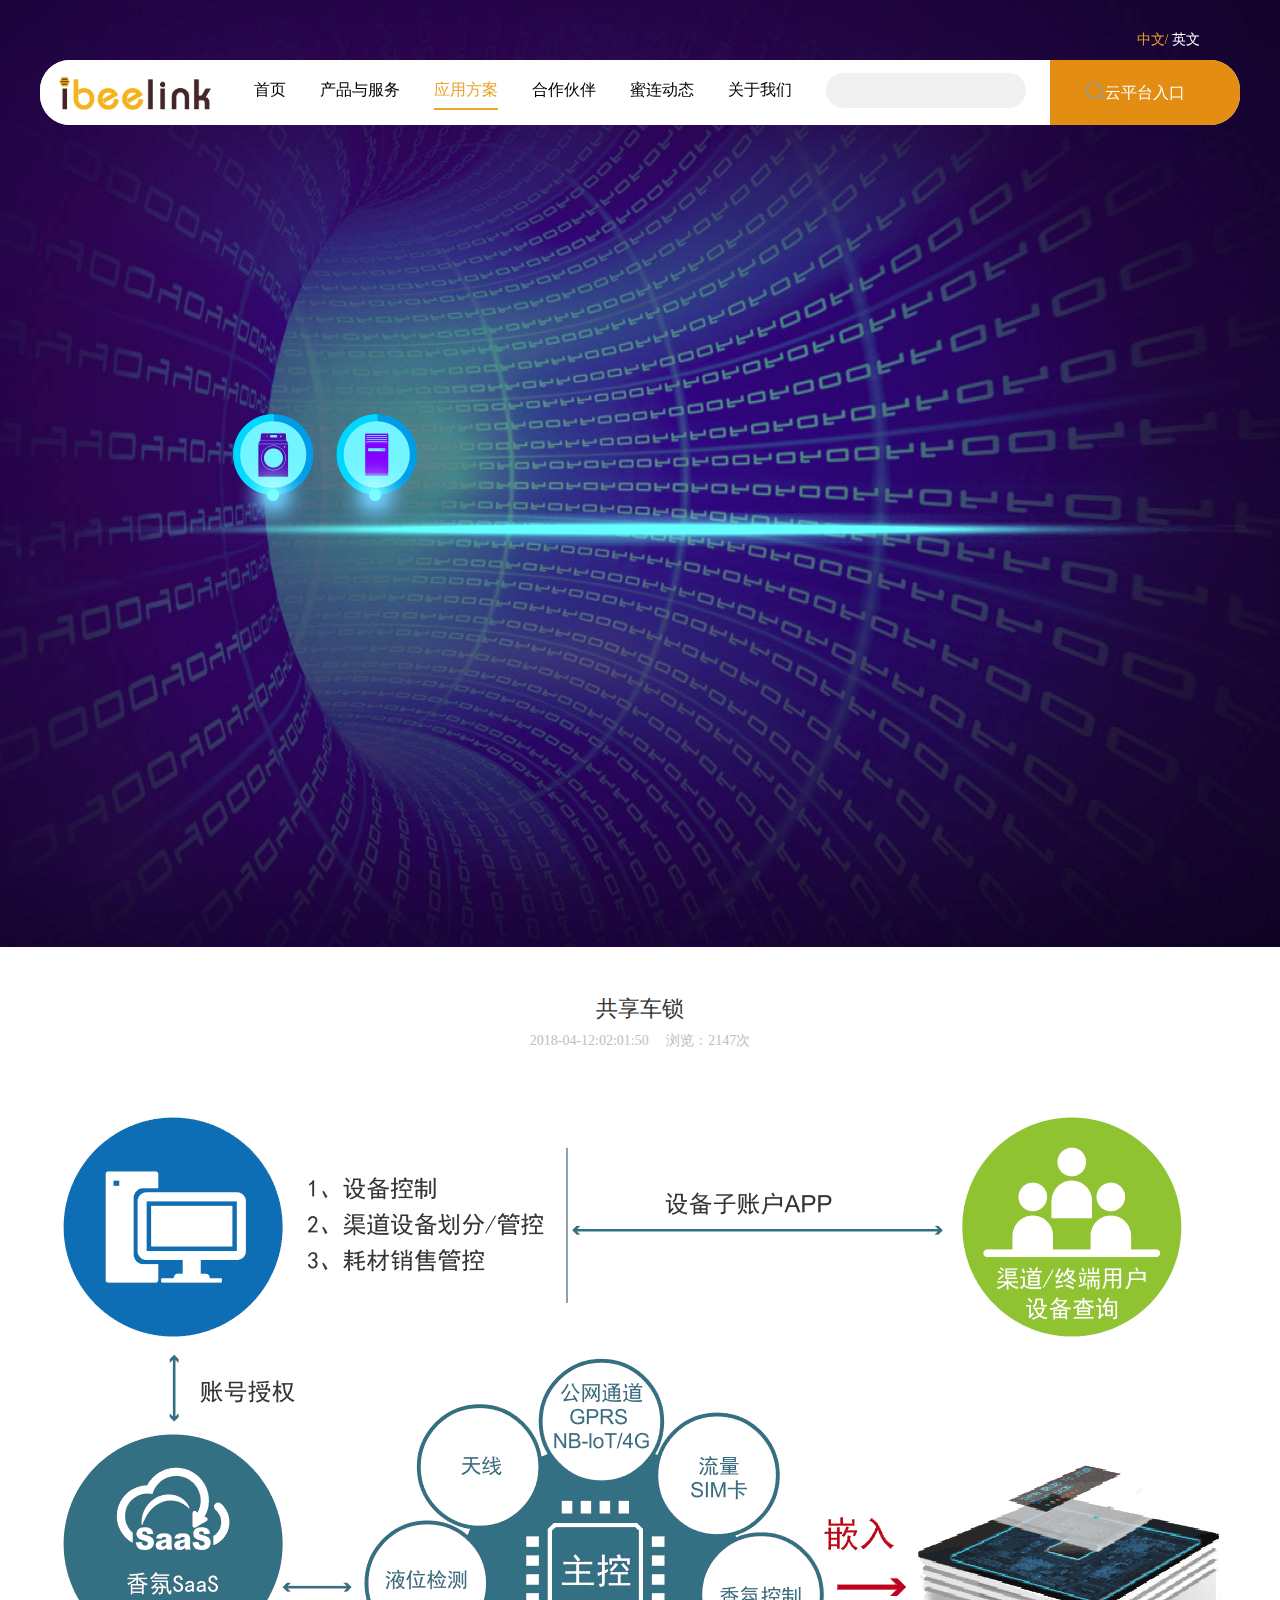
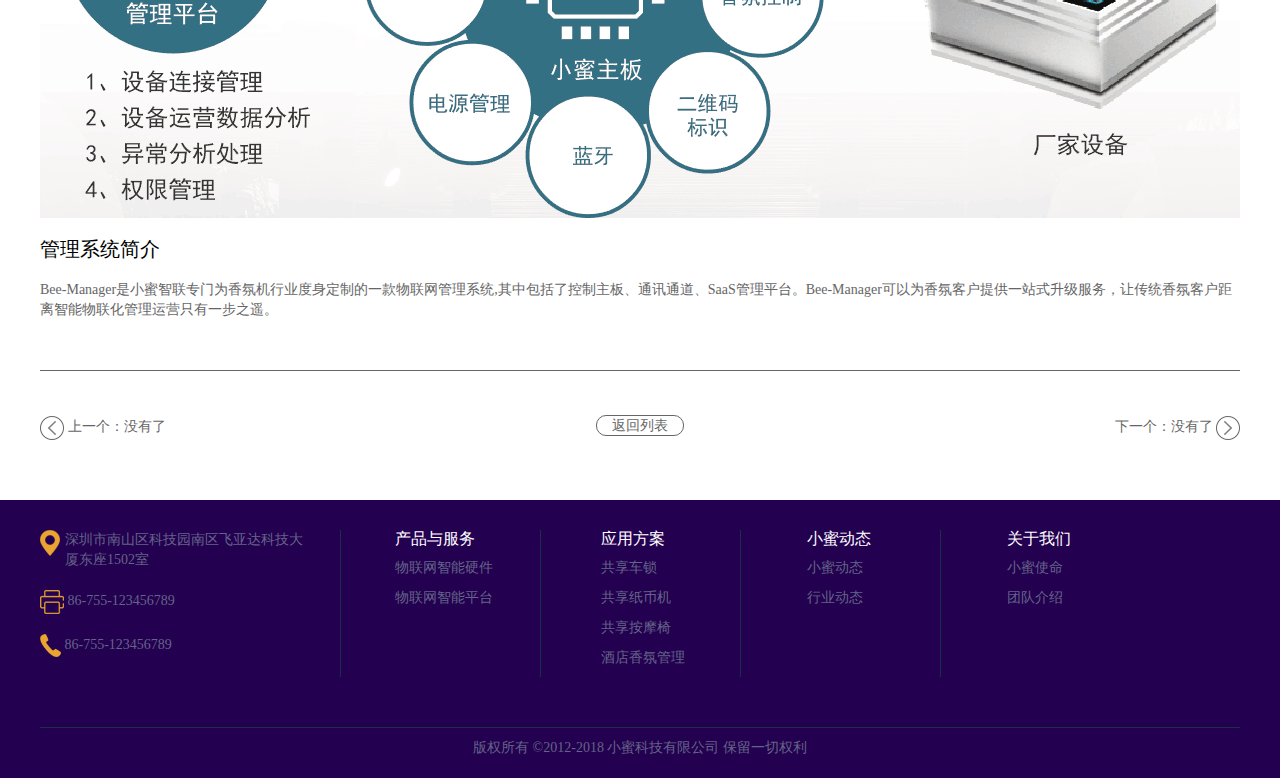
<file: caseInform.html>
<!DOCTYPE html>
<html>
	<head>
		<meta charset="utf-8" />
		<title>案例详情</title>
		
		<title>{$vic_content.title} - {VIC:config name="site_name"}</title>
		<meta name="keywords" content="{$vic_column.keyword}" />
		<meta name="description" content="{$vic_column.description}" />
		<meta name="author" content="深圳威创盛世网络科技有限公司——高端品牌网站定制开发 http://www.weichuangweb.com">

		<meta name="viewport" content="width=device-width, initial-scale=1, maximum-scale=1, user-scalable=0">
	
		<link rel="stylesheet" href="bootstrap/css/bootstrap.min.css">
		<link rel="stylesheet" href="css/animate.css">
		<link rel="stylesheet" href="css/style.css" />
		<link rel=" stylesheet" href="css/response.css"/>
	</head>
	<body>
		<header class="vic-header">
			<nav class="navbar navbar-default">
					<div class="navbar-header">
						<button type="button" class="navbar-toggle collapsed" data-toggle="collapse" data-target="#bs-example-navbar-collapse-1" aria-expanded="false">
       						<span class="sr-only"></span>
        					<span class="icon-bar"></span>
        					<span class="icon-bar"></span>
       				 		<span class="icon-bar"></span>
      					</button>
						<div class="navbar-brand" href="index.html">
							<div class="logo">
								<a href="index.html"><img src="img/logo.png" /></a>
							</div>
							<div class="vic-search">
								<img id="vic-fadeIn" src="img/shear.png">
							</div>
							<div class="vic-language">
							<a href="#">EN</a>	
							</div>
						</div>
						<div class="clearfix"></div>
					</div>

					<div class="collapse navbar-collapse" id="bs-example-navbar-collapse-1">
						<ul class="nav navbar-nav">
							<li>
								<a href="index.html">首页</a>
							</li>
							<li>
								<a href="product.html">产品与服务</a>
							</li>
							<li  class="vic-indexPage">
								<a href="case.html">应用方案</a>
							</li>
							<li>
								<a href="partner.html">合作伙伴</a>
							</li>
							<li>
								<a href="newscenter.html">蜜连动态</a>
							</li>
							<li>
								<a href="aboutus.html">关于我们</a>
							</li>
							<li>
								<a href="#">云平台入口</a>
							</li>
						</ul>
					</div>
					
					<div class="vic-input">
						<div class="vic-close pull-right">
						<span id="vic-fadeOut" class="pull-right glyphicon glyphicon-remove"></span>
					</div>
						
						<div class="combination">
						<input type="text" placeholder="搜索" />
						<img src="img/shear.png" />
						</div>
						<div class="clearfix"></div>
					</div>
					
				</nav>
				
				<!-- 动画 -->
			<div class="caseAmation">
				
				<!-- 小图标  -->
				<div class="vic-smallIncon">
					<img class="oneAma" src="img/01.png"/>
					<img class="towAma" src="img/02.png"/>
					<img class="threeAma" src="img/03.png"/>
					<img class="fourAma" src="img/04.png"/>
					<img class="fiveAma" src="img/05.png"/>
					<img class="sixAma" src="img/06.png"/>
					<img class="sevenAma" src="img/07.png"/>
					<img class="eightAma" src="img/08.png"/>
				</div>
				
				<!-- 光线 -->
				<div class="vic-caseAmation">
				<img src="img/yianyuan.png">	
				</div>
			</div>
			
			
			
			
			
				<!-- 导航 -->
				<div class="vic-nav center-block">
					<p class="vic-chose pull-right">
						<a href="#" class="vic-chosing">中文/</a>
						<a href="#">英文</a>
					</p>
					<div class="logoChange">
						<a href="index.html"><img src="img/logo.png" /></a>
						</div>
					<ul class="vic-navList">
						<li>
							<a href="index.html">首页</a>
						</li>
						<li>
							<a href="product.html">产品与服务</a>
						</li>
						<li  class="vic-indexPage">
							<a href="case.html">应用方案</a>
						</li>
						<li>
							<a href="partner.html">合作伙伴</a>
						</li>
						<li>
							<a href="newscenter.html">蜜连动态</a>
						</li>
						<li>
							<a href="aboutus.html">关于我们</a>
						</li>
						<li class="search">
							<input type="text" />
							<img class="seaImg" src="img/shear.png" />
						</li>
					</ul>
					<div class="vic-entrance">
					<a href="#">云平台入口</a>
					</div>
				</div>
			<div class="clearfix"></div>
		</header>
		
		<div class="vic-detailsCenter">
			<div class="container">
				<div class="vic-details">
					<h4>共享车锁</h4>
					<span class="data">2018-04-12:02:01:50  &nbsp;&nbsp;&nbsp;&nbsp;浏览：2147次</span>
					<div class="vic-text">
						<img class="img-responsive" src="img/xf.png"/>
						<h3>管理系统简介</h3>
						<p>Bee-Manager是小蜜智联专门为香氛机行业度身定制的一款物联网管理系统,其中包括了控制主板、通讯通道、SaaS管理平台。Bee-Manager可以为香氛客户提供一站式升级服务，让传统香氛客户距离智能物联化管理运营只有一步之遥。</p> 
					</div>
					
					<div class="page">
						<a href="#" class="left">
							<img src="img/left.png">
							
							<span>上一个：没有了</span>
						</a>
						<a href="#" class="vic-back">返回列表</a>
						<a href="#" class="right">
							<span>下一个：没有了</span>
						
							<img src="img/right.png">
						</a>
					</div>
					<div class="clearfix"></div>
				</div>
			</div>
			</div>
		</div>
		
	<footer class="foot">
			<div class="container">
				<div class="col-sm-12">
					<div class="col-md-3 col-sm-3 col-xs-12 vic-infoNumber">
						<p class="vic-place">
							<img src="img/place.png">
							<span>深圳市南山区科技园南区飞亚达科技大厦东座1502室</span>
							<div class="clearfix"></div>
						</p>

						<p class="vic-fax">
							<img src="img/cz.png">
							<span>86-755-123456789</span>
						</p>

						<p class="vic-fax">
							<img src="img/df.png">
							<span>86-755-123456789</span>
						</p>
					</div>

					<div class="col-md-2 col-sm-3 col-xs-6 vic-serPass">
						<p class="vic-serInfo">
							<h4>产品与服务</h4>
							<p>
								<a href="product.html">物联网智能硬件</a>
							</p>
							<p>
								<a href="product.html">物联网智能平台</a>
							</p>
						</p>
					</div>

					<div class="col-md-2 col-sm-2 col-xs-6 vic-service">
						<p class="vic-serInfo">
							<h4>应用方案</h4>
							<p>
								<a href="caseInform.html">共享车锁</a>
							</p>
							<p>
								<a href="caseInform.html">共享纸币机</a>
							</p>
							<p>
								<a href="caseInform.html">共享按摩椅</a>
							</p>
							<p>
								<a href="caseInform.html">酒店香氛管理</a>
							</p>
						</p>
					</div>

					<div class="col-md-2 col-sm-2 col-xs-6 vic-service vic-dong">
						<p class="vic-serInfo">
							<h4>小蜜动态</h4>
							<p>
								<a href="newscenter.html">小蜜动态</a>
							</p>
							<p>
								<a href="newscenter.html">行业动态</a>
							</p>
						</p>
					</div>

					<div class="col-md-2 col-sm-2 col-xs-6 vic-service vic-dong">
						<p class="vic-serInfo">
							<h4>关于我们</h4>
							<p>
								<a href="aboutus.html">小蜜使命</a>
							</p>
							<p>
								<a href="aboutus.html">团队介绍</a>
							</p>
						</p>
					</div>
				</div>
			</div>
		</footer>
		<p class="vic-copy">版权所有 ©2012-2018 小蜜科技有限公司 保留一切权利</p>
	
	<script src="js/jquery-2.2.4.min.js"></script>
	<script src="bootstrap/js/bootstrap.min.js"></script>
	<script src="js/style.js"></script>
	</body>
</html>
</file>
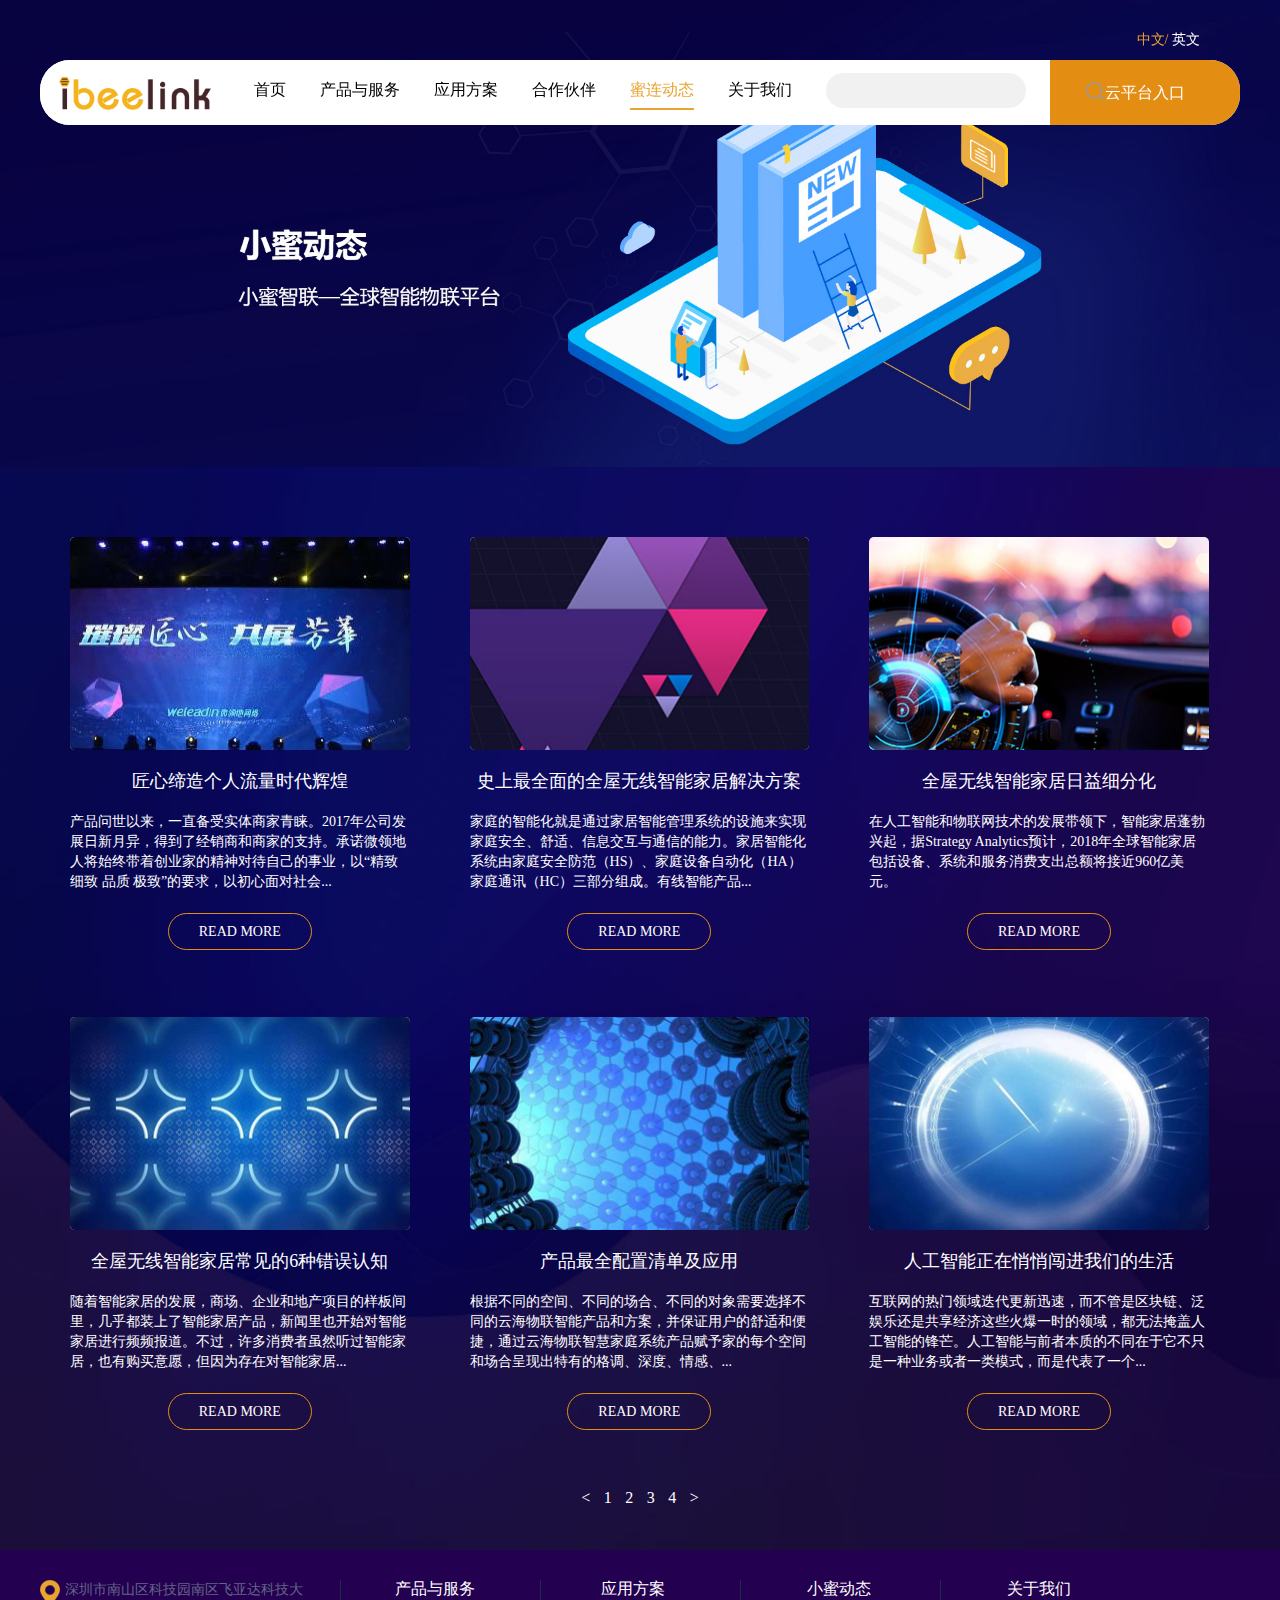
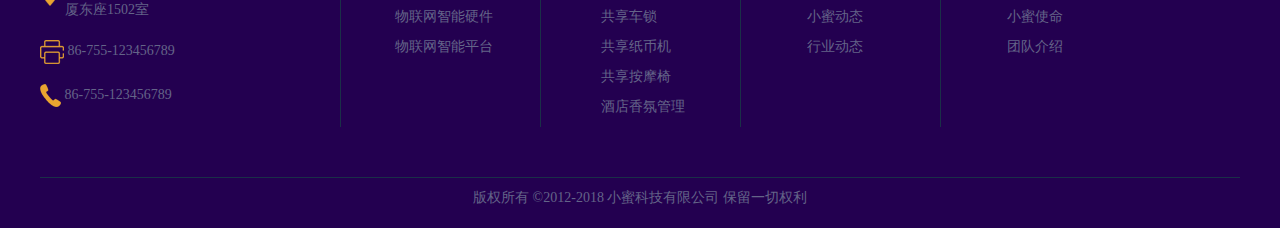
<file: newscenter.html>
<!DOCTYPE html>
<html>
	<head>
		<meta charset="utf-8" />
		<title>新闻中心</title>
		
		<title>{$vic_column.name} - {VIC:config name="site_name"}</title>
		<meta name="keywords" content="{$vic_column.keyword}" />
		<meta name="description" content="{$vic_column.description}" />
		<meta name="author" content="深圳威创盛世网络科技有限公司——高端品牌网站定制开发 http://www.weichuangweb.com">
		
		<meta name="viewport" content="width=device-width, initial-scale=1, maximum-scale=1, user-scalable=0">
	
		<link rel="stylesheet" href="bootstrap/css/bootstrap.min.css">
		<link rel="stylesheet" href="css/style.css" />
		<link rel=" stylesheet" href="css/response.css"/>
	</head>
	<body>
		<header class="vic-header">
			<nav class="navbar navbar-default">
					<div class="navbar-header">
						<button type="button" class="navbar-toggle collapsed" data-toggle="collapse" data-target="#bs-example-navbar-collapse-1" aria-expanded="false">
       						<span class="sr-only"></span>
        					<span class="icon-bar"></span>
        					<span class="icon-bar"></span>
       				 		<span class="icon-bar"></span>
      					</button>
						<div class="navbar-brand" href="index.html">
							<div class="logo">
								<a href="index.html"><img src="img/logo.png" /></a>
							</div>
							<div class="vic-search">
								<img id="vic-fadeIn" src="img/shear.png">
							</div>
							<div class="vic-language">
							<a href="#">EN</a>	
							</div>
						</div>
						<div class="clearfix"></div>
					</div>

					<div class="collapse navbar-collapse" id="bs-example-navbar-collapse-1">
						<ul class="nav navbar-nav">
							<li>
								<a href="index.html">首页</a>
							</li>
							<li>
								<a href="product.html">产品与服务</a>
							</li>
							<li>
								<a href="case.html">应用方案</a>
							</li>
							<li>
								<a href="partner.html">合作伙伴</a>
							</li>
							<li  class="vic-indexPage">
								<a href="newscenter.html">蜜连动态</a>
							</li>
							<li>
								<a href="aboutus.html">关于我们</a>
							</li>
							<li>
								<a href="#">云平台入口</a>
							</li>
						</ul>
					</div>
					
					<div class="vic-input">
						<div class="vic-close pull-right">
						<span id="vic-fadeOut" class="pull-right glyphicon glyphicon-remove"></span>
					</div>
						
						<div class="combination">
						<input type="text" placeholder="搜索" />
						<img src="img/shear.png" />
						</div>
						<div class="clearfix"></div>
					</div>
					
				</nav>
				
			<img class="vic-newbg" src="img/3444.jpg"/>
				<!-- 导航 -->
				<div class="vic-nav center-block">
					<p class="vic-chose pull-right">
						<a href="#" class="vic-chosing">中文/</a>
						<a href="#">英文</a>
					</p>
					<div class="logoChange">
						<a href="index.html"><img src="img/logo.png" /></a>
						</div>
					<ul class="vic-navList">
						<li>
							<a href="index.html">首页</a>
						</li>
						<li>
							<a href="product.html">产品与服务</a>
						</li>
						<li>
							<a href="case.html">应用方案</a>
						</li>
						<li>
							<a href="partner.html">合作伙伴</a>
						</li>
						<li  class="vic-indexPage">
							<a href="newscenter.html">蜜连动态</a>
						</li>
						<li>
							<a href="aboutus.html">关于我们</a>
						</li>
						<li class="search">
							<input type="text" />
							<img class="seaImg" src="img/shear.png" />
						</li>
					</ul>
					<div class="vic-entrance">
					<a href="#">云平台入口</a>
					</div>
				</div>
			<div class="clearfix"></div>
		</header>
		
		<div class="vic-newsCenter">
			<div class="container">
				<div class="col-sm-12 vic-classification">
						<div class="vic-newspaper">
							<a href="newsInform.html"><img src="img/n1.jpg"></a>
							<h4>匠心缔造个人流量时代辉煌</h4>
							<p>产品问世以来，一直备受实体商家青睐。2017年公司发展日新月异，得到了经销商和商家的支持。承诺微领地人将始终带着创业家的精神对待自己的事业，以“精致 细致 品质 极致”的要求，以初心面对社会...</p>
							<a class="vic-more" href="newsInform.html">READ&nbsp;MORE</a>
						</div>
					  			
					  	<div class="vic-newspaper vic-centerCate">
					  		<a href="newsInform.html"><img src="img/n2.jpg"></a>
							<h4>史上最全面的全屋无线智能家居解决方案</h4>
							<p>家庭的智能化就是通过家居智能管理系统的设施来实现家庭安全、舒适、信息交互与通信的能力。家居智能化系统由家庭安全防范（HS）、家庭设备自动化（HA）家庭通讯（HC）三部分组成。有线智能产品...</p>
							<a class="vic-more" href="newsInform.html">READ&nbsp;MORE</a>
					  	</div>
					  			
					  	<div class="vic-newspaper">
					  		<a href="newsInform.html"><img src="img/n3.jpg"></a>
							<h4>全屋无线智能家居日益细分化</h4>
							<p>在人工智能和物联网技术的发展带领下，智能家居蓬勃兴起，据Strategy Analytics预计，2018年全球智能家居包括设备、系统和服务消费支出总额将接近960亿美元。</p>
							<a class="vic-more" href="newsInform.html">READ&nbsp;MORE</a>
					  	</div>
					  			
					  	<div class="vic-newspaper">
					  		<a href="newsInform.html"><img src="img/n4.jpg"></a>
							<h4>全屋无线智能家居常见的6种错误认知</h4>
							<p>随着智能家居的发展，商场、企业和地产项目的样板间里，几乎都装上了智能家居产品，新闻里也开始对智能家居进行频频报道。不过，许多消费者虽然听过智能家居，也有购买意愿，但因为存在对智能家居...</p>
							<a class="vic-more" href="newsInform.html">READ&nbsp;MORE</a>
					  	</div>
					  			
					  	<div class="vic-newspaper vic-centerCate">
					  		<a href="newsInform.html"><img src="img/n5.jpg"></a>
							<h4>产品最全配置清单及应用</h4>
							<p>根据不同的空间、不同的场合、不同的对象需要选择不同的云海物联智能产品和方案，并保证用户的舒适和便捷，通过云海物联智慧家庭系统产品赋予家的每个空间和场合呈现出特有的格调、深度、情感、...</p>
							<a class="vic-more" href="newsInform.html">READ&nbsp;MORE</a>
					  	</div>
					  			
					  	<div class="vic-newspaper">
					  		<a href="newsInform.html"><img src="img/n6.jpg"></a>
							<h4>人工智能正在悄悄闯进我们的生活</h4>
							<p>互联网的热门领域迭代更新迅速，而不管是区块链、泛娱乐还是共享经济这些火爆一时的领域，都无法掩盖人工智能的锋芒。人工智能与前者本质的不同在于它不只是一种业务或者一类模式，而是代表了一个...</p>
							<a class="vic-more" href="newsInform.html">READ&nbsp;MORE</a>
					 	</div>
			</div>
			
					<p class="page">
						<a href=""><</a>
						<a href="">1</a>
						<a href="">2</a>
						<a href="">3</a>
						<a href="">4</a>
						<a href="">></a>
					</p>
			
			</div>
		</div>
		
	<footer class="foot">
			<div class="container">
				<div class="col-sm-12">
					<div class="col-md-3 col-sm-3 col-xs-12 vic-infoNumber">
						<p class="vic-place">
							<img src="img/place.png">
							<span>深圳市南山区科技园南区飞亚达科技大厦东座1502室</span>
							<div class="clearfix"></div>
						</p>

						<p class="vic-fax">
							<img src="img/cz.png">
							<span>86-755-123456789</span>
						</p>

						<p class="vic-fax">
							<img src="img/df.png">
							<span>86-755-123456789</span>
						</p>
					</div>

					<div class="col-md-2 col-sm-3 col-xs-6 vic-serPass">
						<p class="vic-serInfo">
							<h4>产品与服务</h4>
							<p>
								<a href="product.html">物联网智能硬件</a>
							</p>
							<p>
								<a href="product.html">物联网智能平台</a>
							</p>
						</p>
					</div>

					<div class="col-md-2 col-sm-2 col-xs-6 vic-service">
						<p class="vic-serInfo">
							<h4>应用方案</h4>
							<p>
								<a href="caseInform.html">共享车锁</a>
							</p>
							<p>
								<a href="caseInform.html">共享纸币机</a>
							</p>
							<p>
								<a href="caseInform.html">共享按摩椅</a>
							</p>
							<p>
								<a href="caseInform.html">酒店香氛管理</a>
							</p>
						</p>
					</div>

					<div class="col-md-2 col-sm-2 col-xs-6 vic-service vic-dong">
						<p class="vic-serInfo">
							<h4>小蜜动态</h4>
							<p>
								<a href="newscenter.html">小蜜动态</a>
							</p>
							<p>
								<a href="newscenter.html">行业动态</a>
							</p>
						</p>
					</div>

					<div class="col-md-2 col-sm-2 col-xs-6 vic-service vic-dong">
						<p class="vic-serInfo">
							<h4>关于我们</h4>
							<p>
								<a href="aboutus.html">小蜜使命</a>
							</p>
							<p>
								<a href="aboutus.html">团队介绍</a>
							</p>
						</p>
					</div>
				</div>
			</div>
		</footer>
		<p class="vic-copy">版权所有 ©2012-2018 小蜜科技有限公司 保留一切权利</p>
	
	<script src="js/jquery-2.2.4.min.js"></script>
	<script src="bootstrap/js/bootstrap.min.js"></script>
	<script src="js/style.js"></script>
	</body>
</html>
</file>
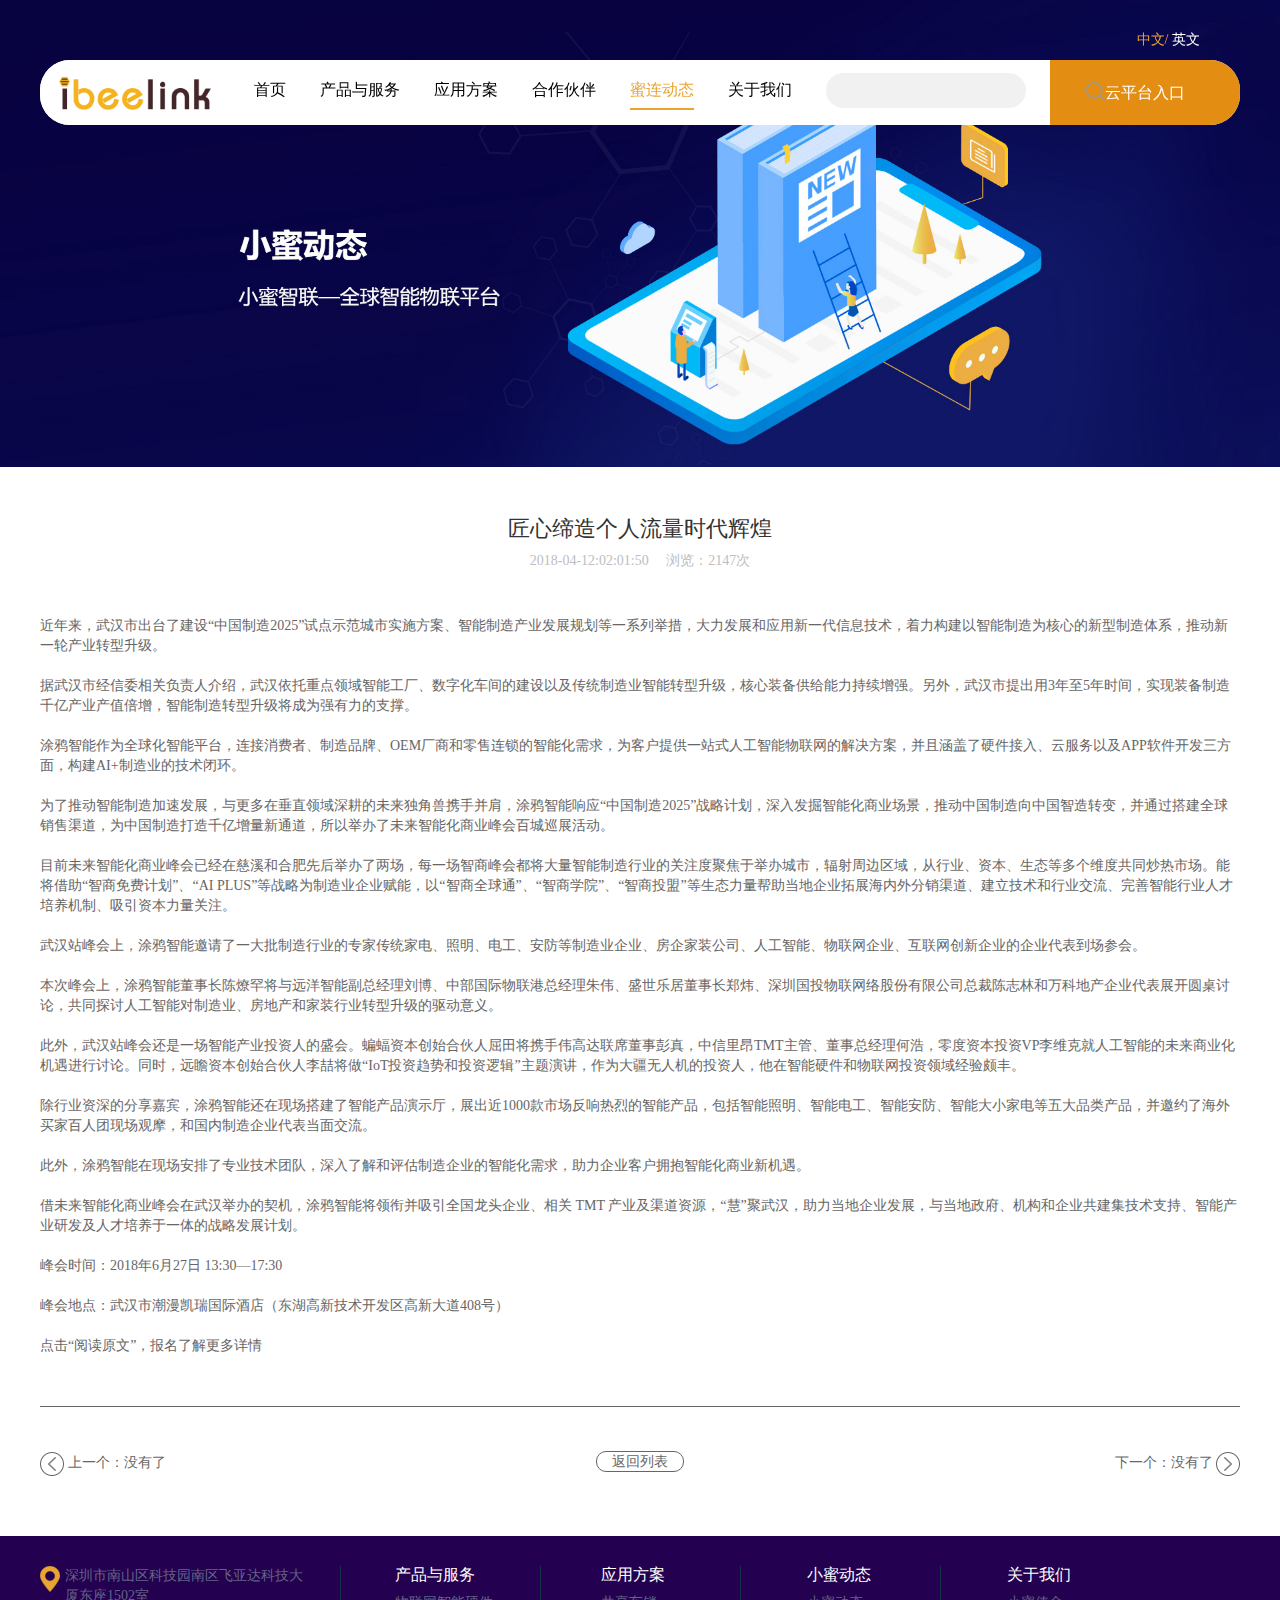
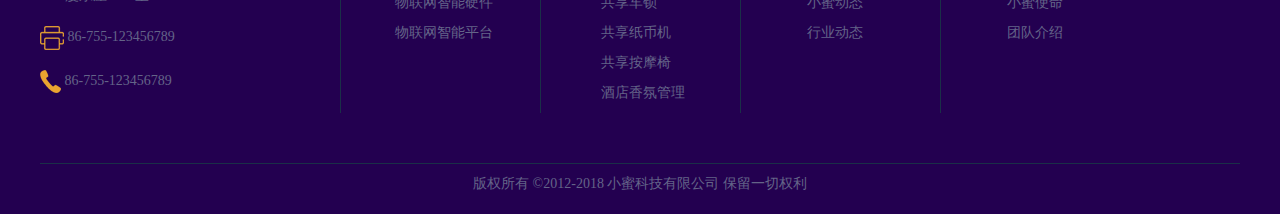
<file: newsInform.html>
<!DOCTYPE html>
<html>
	<head>
		<meta charset="utf-8" />
		<title>新闻详情页</title>
		
		<title>{$vic_content.title} - {VIC:config name="site_name"}</title>
		<meta name="keywords" content="{$vic_column.keyword}" />
		<meta name="description" content="{$vic_column.description}" />
		<meta name="author" content="深圳威创盛世网络科技有限公司——高端品牌网站定制开发 http://www.weichuangweb.com">

		<meta name="viewport" content="width=device-width, initial-scale=1, maximum-scale=1, user-scalable=0">
	
		<link rel="stylesheet" href="bootstrap/css/bootstrap.min.css">
		<link rel="stylesheet" href="css/style.css" />
		<link rel=" stylesheet" href="css/response.css"/>
	</head>
	<body>
		<header class="vic-header">
			<nav class="navbar navbar-default">
					<div class="navbar-header">
						<button type="button" class="navbar-toggle collapsed" data-toggle="collapse" data-target="#bs-example-navbar-collapse-1" aria-expanded="false">
       						<span class="sr-only"></span>
        					<span class="icon-bar"></span>
        					<span class="icon-bar"></span>
       				 		<span class="icon-bar"></span>
      					</button>
						<div class="navbar-brand" href="index.html">
							<div class="logo">
								<a href="index.html"><img src="img/logo.png" /></a>
							</div>
							<div class="vic-search">
								<img id="vic-fadeIn" src="img/shear.png">
							</div>
							<div class="vic-language">
							<a href="#">EN</a>	
							</div>
						</div>
						<div class="clearfix"></div>
					</div>

					<div class="collapse navbar-collapse" id="bs-example-navbar-collapse-1">
						<ul class="nav navbar-nav">
							<li>
								<a href="index.html">首页</a>
							</li>
							<li>
								<a href="product.html">产品与服务</a>
							</li>
							<li>
								<a href="case.html">应用方案</a>
							</li>
							<li>
								<a href="partner.html">合作伙伴</a>
							</li>
							<li  class="vic-indexPage">
								<a href="newscenter.html">蜜连动态</a>
							</li>
							<li>
								<a href="aboutus.html">关于我们</a>
							</li>
							<li>
								<a href="#">云平台入口</a>
							</li>
						</ul>
					</div>
					
					<div class="vic-input">
						<div class="vic-close pull-right">
						<span id="vic-fadeOut" class="pull-right glyphicon glyphicon-remove"></span>
					</div>
						
						<div class="combination">
						<input type="text" placeholder="搜索" />
						<img src="img/shear.png" />
						</div>
						<div class="clearfix"></div>
					</div>
					
				</nav>
				
			<img class="vic-newbg" src="img/3444.jpg"/>
			<!-- 导航 -->
				<div class="vic-nav center-block">
					<p class="vic-chose pull-right">
						<a href="#" class="vic-chosing">中文/</a>
						<a href="#">英文</a>
					</p>
					<div class="logoChange">
						<a href="index.html"><img src="img/logo.png" /></a>
						</div>
					<ul class="vic-navList">
						<li>
							<a href="index.html">首页</a>
						</li>
						<li>
							<a href="product.html">产品与服务</a>
						</li>
						<li>
							<a href="case.html">应用方案</a>
						</li>
						<li>
							<a href="partner.html">合作伙伴</a>
						</li>
						<li  class="vic-indexPage">
							<a href="newscenter.html">蜜连动态</a>
						</li>
						<li>
							<a href="aboutus.html">关于我们</a>
						</li>
						<li class="search">
							<input type="text" />
							<img class="seaImg" src="img/shear.png" />
						</li>
					</ul>
					<div class="vic-entrance">
					<a href="#">云平台入口</a>
					</div>
				</div>
			<div class="clearfix"></div>
		</header>
		
		<div class="vic-detailsCenter">
			<div class="container">
				<div class="vic-details">
					<h4>匠心缔造个人流量时代辉煌</h4>
					<span class="data">2018-04-12:02:01:50  &nbsp;&nbsp;&nbsp;&nbsp;浏览：2147次</span>
					<div class="vic-text">
						<p>近年来，武汉市出台了建设“中国制造2025”试点示范城市实施方案、智能制造产业发展规划等一系列举措，大力发展和应用新一代信息技术，着力构建以智能制造为核心的新型制造体系，推动新一轮产业转型升级。</p> 
						<p>据武汉市经信委相关负责人介绍，武汉依托重点领域智能工厂、数字化车间的建设以及传统制造业智能转型升级，核心装备供给能力持续增强。另外，武汉市提出用3年至5年时间，实现装备制造千亿产业产值倍增，智能制造转型升级将成为强有力的支撑。</p>
						<p>涂鸦智能作为全球化智能平台，连接消费者、制造品牌、OEM厂商和零售连锁的智能化需求，为客户提供一站式人工智能物联网的解决方案，并且涵盖了硬件接入、云服务以及APP软件开发三方面，构建AI+制造业的技术闭环。</p>
						<p>为了推动智能制造加速发展，与更多在垂直领域深耕的未来独角兽携手并肩，涂鸦智能响应“中国制造2025”战略计划，深入发掘智能化商业场景，推动中国制造向中国智造转变，并通过搭建全球销售渠道，为中国制造打造千亿增量新通道，所以举办了未来智能化商业峰会百城巡展活动。</p>
						<p>目前未来智能化商业峰会已经在慈溪和合肥先后举办了两场，每一场智商峰会都将大量智能制造行业的关注度聚焦于举办城市，辐射周边区域，从行业、资本、生态等多个维度共同炒热市场。能将借助“智商免费计划”、“AI PLUS”等战略为制造业企业赋能，以“智商全球通”、“智商学院”、“智商投盟”等生态力量帮助当地企业拓展海内外分销渠道、建立技术和行业交流、完善智能行业人才培养机制、吸引资本力量关注。</p>
						<p>武汉站峰会上，涂鸦智能邀请了一大批制造行业的专家传统家电、照明、电工、安防等制造业企业、房企家装公司、人工智能、物联网企业、互联网创新企业的企业代表到场参会。</p>
						<p>本次峰会上，涂鸦智能董事长陈燎罕将与远洋智能副总经理刘博、中部国际物联港总经理朱伟、盛世乐居董事长郑炜、深圳国投物联网络股份有限公司总裁陈志林和万科地产企业代表展开圆桌讨论，共同探讨人工智能对制造业、房地产和家装行业转型升级的驱动意义。</p>
						<p>此外，武汉站峰会还是一场智能产业投资人的盛会。蝙蝠资本创始合伙人屈田将携手伟高达联席董事彭真，中信里昂TMT主管、董事总经理何浩，零度资本投资VP李维克就人工智能的未来商业化机遇进行讨论。同时，远瞻资本创始合伙人李喆将做“IoT投资趋势和投资逻辑”主题演讲，作为大疆无人机的投资人，他在智能硬件和物联网投资领域经验颇丰。</p>
						<p>除行业资深的分享嘉宾，涂鸦智能还在现场搭建了智能产品演示厅，展出近1000款市场反响热烈的智能产品，包括智能照明、智能电工、智能安防、智能大小家电等五大品类产品，并邀约了海外买家百人团现场观摩，和国内制造企业代表当面交流。</p>
						<p>此外，涂鸦智能在现场安排了专业技术团队，深入了解和评估制造企业的智能化需求，助力企业客户拥抱智能化商业新机遇。</p>
						<p>借未来智能化商业峰会在武汉举办的契机，涂鸦智能将领衔并吸引全国龙头企业、相关 TMT 产业及渠道资源，“慧”聚武汉，助力当地企业发展，与当地政府、机构和企业共建集技术支持、智能产业研发及人才培养于一体的战略发展计划。</p>
						<p>峰会时间：2018年6月27日 13:30—17:30</p>
						<p>峰会地点：武汉市潮漫凯瑞国际酒店（东湖高新技术开发区高新大道408号）</p>
						<p>点击“阅读原文”，报名了解更多详情</p>
					</div>
					
					<div class="page">
						<a href="#" class="left">
							<img src="img/left.png">
							
							<span>上一个：没有了</span>
						</a>
						<a href="newscenter.html" class="vic-back">返回列表</a>
						<a href="#" class="right">
							<span>下一个：没有了</span>
						
							<img src="img/right.png">
						</a>
					</div>
					<div class="clearfix"></div>
				</div>
			</div>
			</div>
		</div>
		
	<footer class="foot">
			<div class="container">
				<div class="col-sm-12">
					<div class="col-md-3 col-sm-3 col-xs-12 vic-infoNumber">
						<p class="vic-place">
							<img src="img/place.png">
							<span>深圳市南山区科技园南区飞亚达科技大厦东座1502室</span>
							<div class="clearfix"></div>
						</p>

						<p class="vic-fax">
							<img src="img/cz.png">
							<span>86-755-123456789</span>
						</p>

						<p class="vic-fax">
							<img src="img/df.png">
							<span>86-755-123456789</span>
						</p>
					</div>

					<div class="col-md-2 col-sm-3 col-xs-6 vic-serPass">
						<p class="vic-serInfo">
							<h4>产品与服务</h4>
							<p>
								<a href="product.html">物联网智能硬件</a>
							</p>
							<p>
								<a href="product.html">物联网智能平台</a>
							</p>
						</p>
					</div>

					<div class="col-md-2 col-sm-2 col-xs-6 vic-service">
						<p class="vic-serInfo">
							<h4>应用方案</h4>
							<p>
								<a href="caseInform.html">共享车锁</a>
							</p>
							<p>
								<a href="caseInform.html">共享纸币机</a>
							</p>
							<p>
								<a href="caseInform.html">共享按摩椅</a>
							</p>
							<p>
								<a href="caseInform.html">酒店香氛管理</a>
							</p>
						</p>
					</div>

					<div class="col-md-2 col-sm-2 col-xs-6 vic-service vic-dong">
						<p class="vic-serInfo">
							<h4>小蜜动态</h4>
							<p>
								<a href="newscenter.html">小蜜动态</a>
							</p>
							<p>
								<a href="newscenter.html">行业动态</a>
							</p>
						</p>
					</div>

					<div class="col-md-2 col-sm-2 col-xs-6 vic-service vic-dong">
						<p class="vic-serInfo">
							<h4>关于我们</h4>
							<p>
								<a href="aboutus.html">小蜜使命</a>
							</p>
							<p>
								<a href="aboutus.html">团队介绍</a>
							</p>
						</p>
					</div>
				</div>
			</div>
		</footer>
		<p class="vic-copy">版权所有 ©2012-2018 小蜜科技有限公司 保留一切权利</p>
	
	<script src="js/jquery-2.2.4.min.js"></script>
	<script src="bootstrap/js/bootstrap.min.js"></script>
	<script src="js/style.js"></script>
	</body>
</html>
</file>
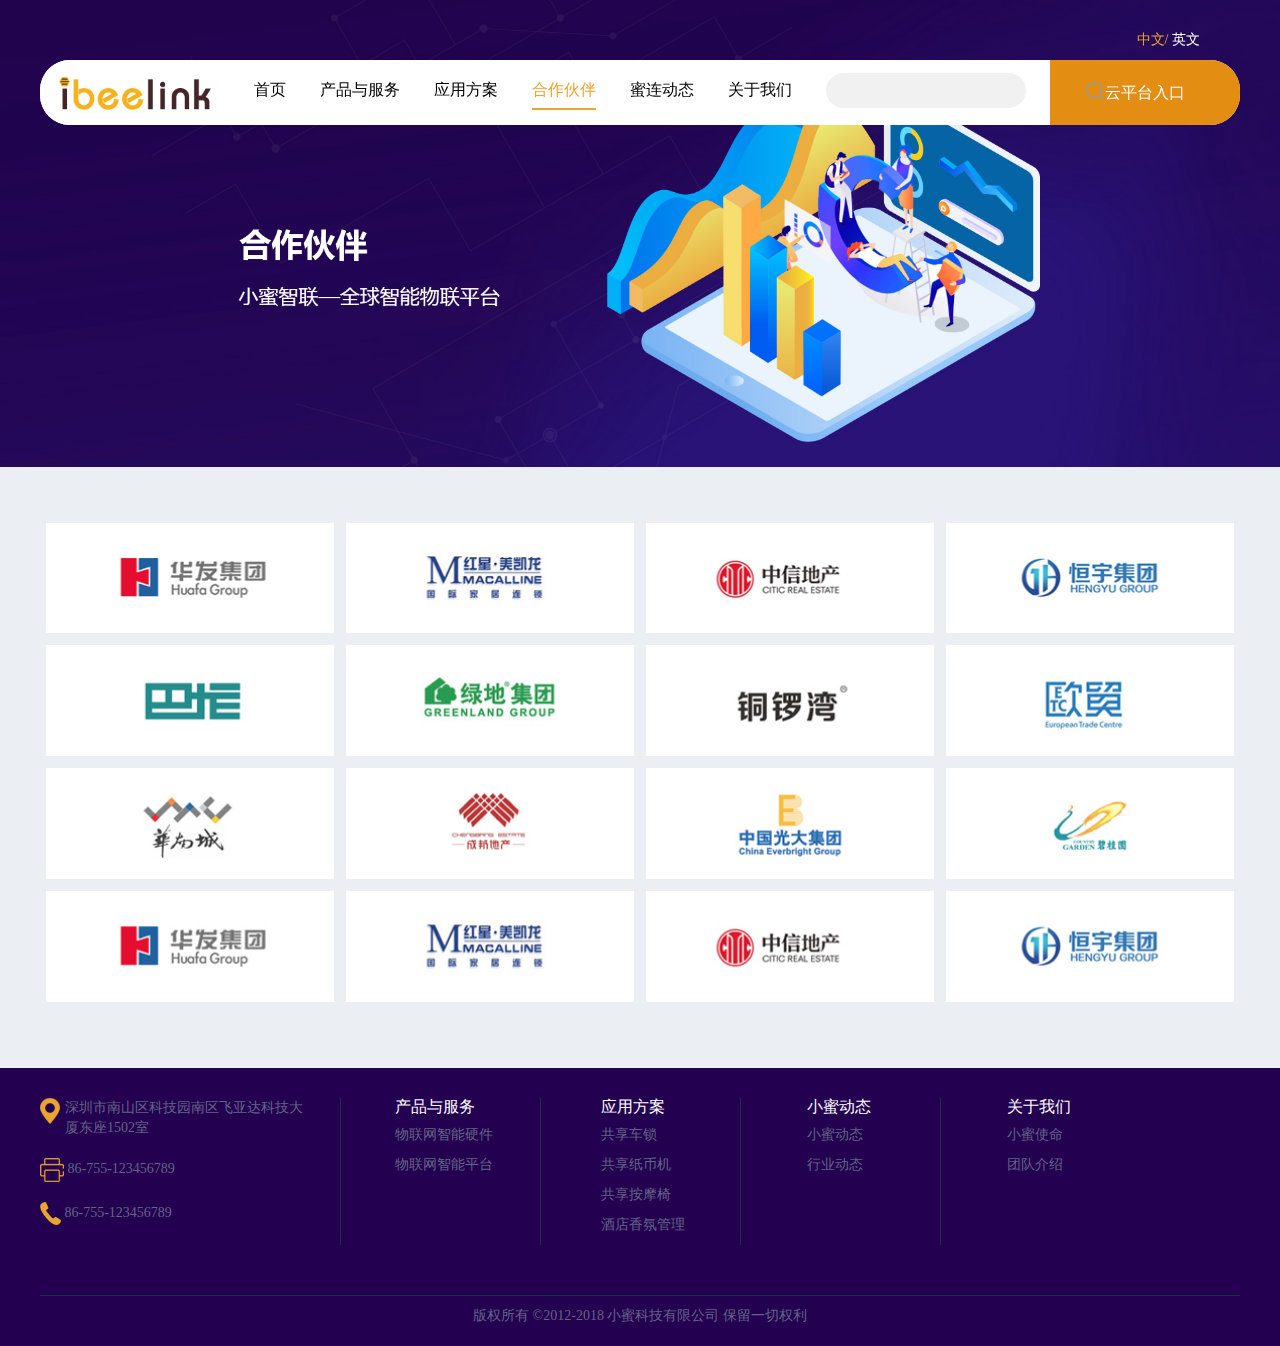
<file: partner.html>
<!DOCTYPE html>
<html>
	<head>
		<meta charset="utf-8" />
		<title>合作伙伴</title>
		
		<title>{$vic_column.name} - {VIC:config name="site_name"}</title>
		<meta name="keywords" content="{$vic_column.keyword}" />
		<meta name="description" content="{$vic_column.description}" />
		<meta name="author" content="深圳威创盛世网络科技有限公司——高端品牌网站定制开发 http://www.weichuangweb.com">

		<meta name="viewport" content="width=device-width, initial-scale=1, maximum-scale=1, user-scalable=0">
	
		<link rel="stylesheet" href="bootstrap/css/bootstrap.min.css">
		<link rel="stylesheet" href="css/style.css" />
		<link rel=" stylesheet" href="css/response.css"/>
	</head>
	<body>
		<header class="vic-header">
			<nav class="navbar navbar-default">
					<div class="navbar-header">
						<button type="button" class="navbar-toggle collapsed" data-toggle="collapse" data-target="#bs-example-navbar-collapse-1" aria-expanded="false">
       						<span class="sr-only"></span>
        					<span class="icon-bar"></span>
        					<span class="icon-bar"></span>
       				 		<span class="icon-bar"></span>
      					</button>
						<div class="navbar-brand" href="index.html">
							<div class="logo">
								<a href="index.html"><img src="img/logo.png" /></a>
							</div>
							<div class="vic-search">
								<img id="vic-fadeIn" src="img/shear.png">
							</div>
							<div class="vic-language">
							<a href="#">EN</a>	
							</div>
						</div>
						<div class="clearfix"></div>
					</div>

					<div class="collapse navbar-collapse" id="bs-example-navbar-collapse-1">
						<ul class="nav navbar-nav">
							<li>
								<a href="index.html">首页</a>
							</li>
							<li>
								<a href="product.html">产品与服务</a>
							</li>
							<li>
								<a href="case.html">应用方案</a>
							</li>
							<li  class="vic-indexPage">
								<a href="partner.html">合作伙伴</a>
							</li>
							<li>
								<a href="newscenter.html">蜜连动态</a>
							</li>
							<li>
								<a href="aboutus.html">关于我们</a>
							</li>
							<li>
								<a href="#">云平台入口</a>
							</li>
						</ul>
					</div>
					
					<div class="vic-input">
						<div class="vic-close pull-right">
						<span id="vic-fadeOut" class="pull-right glyphicon glyphicon-remove"></span>
					</div>
						
						<div class="combination">
						<input type="text" placeholder="搜索" />
						<img src="img/shear.png" />
						</div>
						<div class="clearfix"></div>
					</div>
					
				</nav>
				
			<img class="vic-newbg" src="img/pabanner.jpg"/>
	<!-- 导航 -->
				<div class="vic-nav center-block">
					<p class="vic-chose pull-right">
						<a href="#" class="vic-chosing">中文/</a>
						<a href="#">英文</a>
					</p>
					<div class="logoChange">
						<a href="index.html"><img src="img/logo.png" /></a>
						</div>
					<ul class="vic-navList">
						<li>
							<a href="index.html">首页</a>
						</li>
						<li>
							<a href="product.html">产品与服务</a>
						</li>
						<li>
							<a href="case.html">应用方案</a>
						</li>
						<li  class="vic-indexPage">
							<a href="partner.html">合作伙伴</a>
						</li>
						<li>
							<a href="newscenter.html">蜜连动态</a>
						</li>
						<li>
							<a href="aboutus.html">关于我们</a>
						</li>
						<li class="search">
							<input type="text" />
							<img class="seaImg" src="img/shear.png" />
						</li>
					</ul>
					<div class="vic-entrance">
					<a href="#">云平台入口</a>
					</div>
				</div>
			<div class="clearfix"></div>
		</header>
		
		<div class="vic-partnerCenter">
			<div class="container">
				<div class="col-md-3 col-sm-4 col-xs-6 vic-group">
					<img src="img/huafa.jpg" />
				</div>
				<div class="col-md-3 col-sm-4 col-xs-6 vic-group">
					<img src="img/hongxin.jpg" />
				</div>
				<div class="col-md-3 col-sm-4 col-xs-6 vic-group">
					<img src="img/zhongxin.jpg" />
				</div>
				<div class="col-md-3 col-sm-4 col-xs-6 vic-group">
					<img src="img/hengyu.jpg" />
				</div>
				
				<div class="col-md-3 col-sm-4 col-xs-6 vic-group">
					<img src="img/balongf.jpg" />
				</div>
				<div class="col-md-3 col-sm-4 col-xs-6 vic-group">
					<img src="img/lvdi.jpg" />
				</div>
				<div class="col-md-3 col-sm-4 col-xs-6 vic-group">
					<img src="img/tongluo.jpg" />
				</div>
				<div class="col-md-3 col-sm-4 col-xs-6 vic-group">
					<img src="img/oubei.jpg" />
				</div>
				
				<div class="col-md-3 col-sm-4 col-xs-6 vic-group">
					<img src="img/hualong.jpg" />
				</div>
				<div class="col-md-3 col-sm-4 col-xs-6 vic-group">
					<img src="img/dichan.jpg" />
				</div>
				<div class="col-md-3 col-sm-4 col-xs-6 vic-group">
					<img src="img/gangda.jpg" />
				</div>
				<div class="col-md-3 col-sm-4 col-xs-6 vic-group">
					<img src="img/lo.jpg" />
				</div>
					
				<div class="col-md-3 col-sm-4 col-xs-6 vic-group">
					<img src="img/huafa.jpg" />
				</div>
				<div class="col-md-3 col-sm-4 col-xs-6 vic-group">
					<img src="img/hongxin.jpg" />
				</div>
				<div class="col-md-3 col-sm-4 col-xs-6 vic-group">
					<img src="img/zhongxin.jpg" />
				</div>
				<div class="col-md-3 col-sm-4 col-xs-6 vic-group">
					<img src="img/hengyu.jpg" />
				</div>	
			</div>
			</div>
		</div>
		
	<footer class="foot">
			<div class="container">
				<div class="col-sm-12">
					<div class="col-md-3 col-sm-3 col-xs-12 vic-infoNumber">
						<p class="vic-place">
							<img src="img/place.png">
							<span>深圳市南山区科技园南区飞亚达科技大厦东座1502室</span>
							<div class="clearfix"></div>
						</p>

						<p class="vic-fax">
							<img src="img/cz.png">
							<span>86-755-123456789</span>
						</p>

						<p class="vic-fax">
							<img src="img/df.png">
							<span>86-755-123456789</span>
						</p>
					</div>

					<div class="col-md-2 col-sm-3 col-xs-6 vic-serPass">
						<p class="vic-serInfo">
							<h4>产品与服务</h4>
							<p>
								<a href="product.html">物联网智能硬件</a>
							</p>
							<p>
								<a href="product.html">物联网智能平台</a>
							</p>
						</p>
					</div>

					<div class="col-md-2 col-sm-2 col-xs-6 vic-service">
						<p class="vic-serInfo">
							<h4>应用方案</h4>
							<p>
								<a href="caseInform.html">共享车锁</a>
							</p>
							<p>
								<a href="caseInform.html">共享纸币机</a>
							</p>
							<p>
								<a href="caseInform.html">共享按摩椅</a>
							</p>
							<p>
								<a href="caseInform.html">酒店香氛管理</a>
							</p>
						</p>
					</div>

					<div class="col-md-2 col-sm-2 col-xs-6 vic-service vic-dong">
						<p class="vic-serInfo">
							<h4>小蜜动态</h4>
							<p>
								<a href="newscenter.html">小蜜动态</a>
							</p>
							<p>
								<a href="newscenter.html">行业动态</a>
							</p>
						</p>
					</div>

					<div class="col-md-2 col-sm-2 col-xs-6 vic-service vic-dong">
						<p class="vic-serInfo">
							<h4>关于我们</h4>
							<p>
								<a href="aboutus.html">小蜜使命</a>
							</p>
							<p>
								<a href="aboutus.html">团队介绍</a>
							</p>
						</p>
					</div>
				</div>
			</div>
		</footer>
		<p class="vic-copy">版权所有 ©2012-2018 小蜜科技有限公司 保留一切权利</p>
	
	<script src="js/jquery-2.2.4.min.js"></script>
	<script src="bootstrap/js/bootstrap.min.js"></script>
	<script src="js/style.js"></script>
	</body>
</html>
</file>
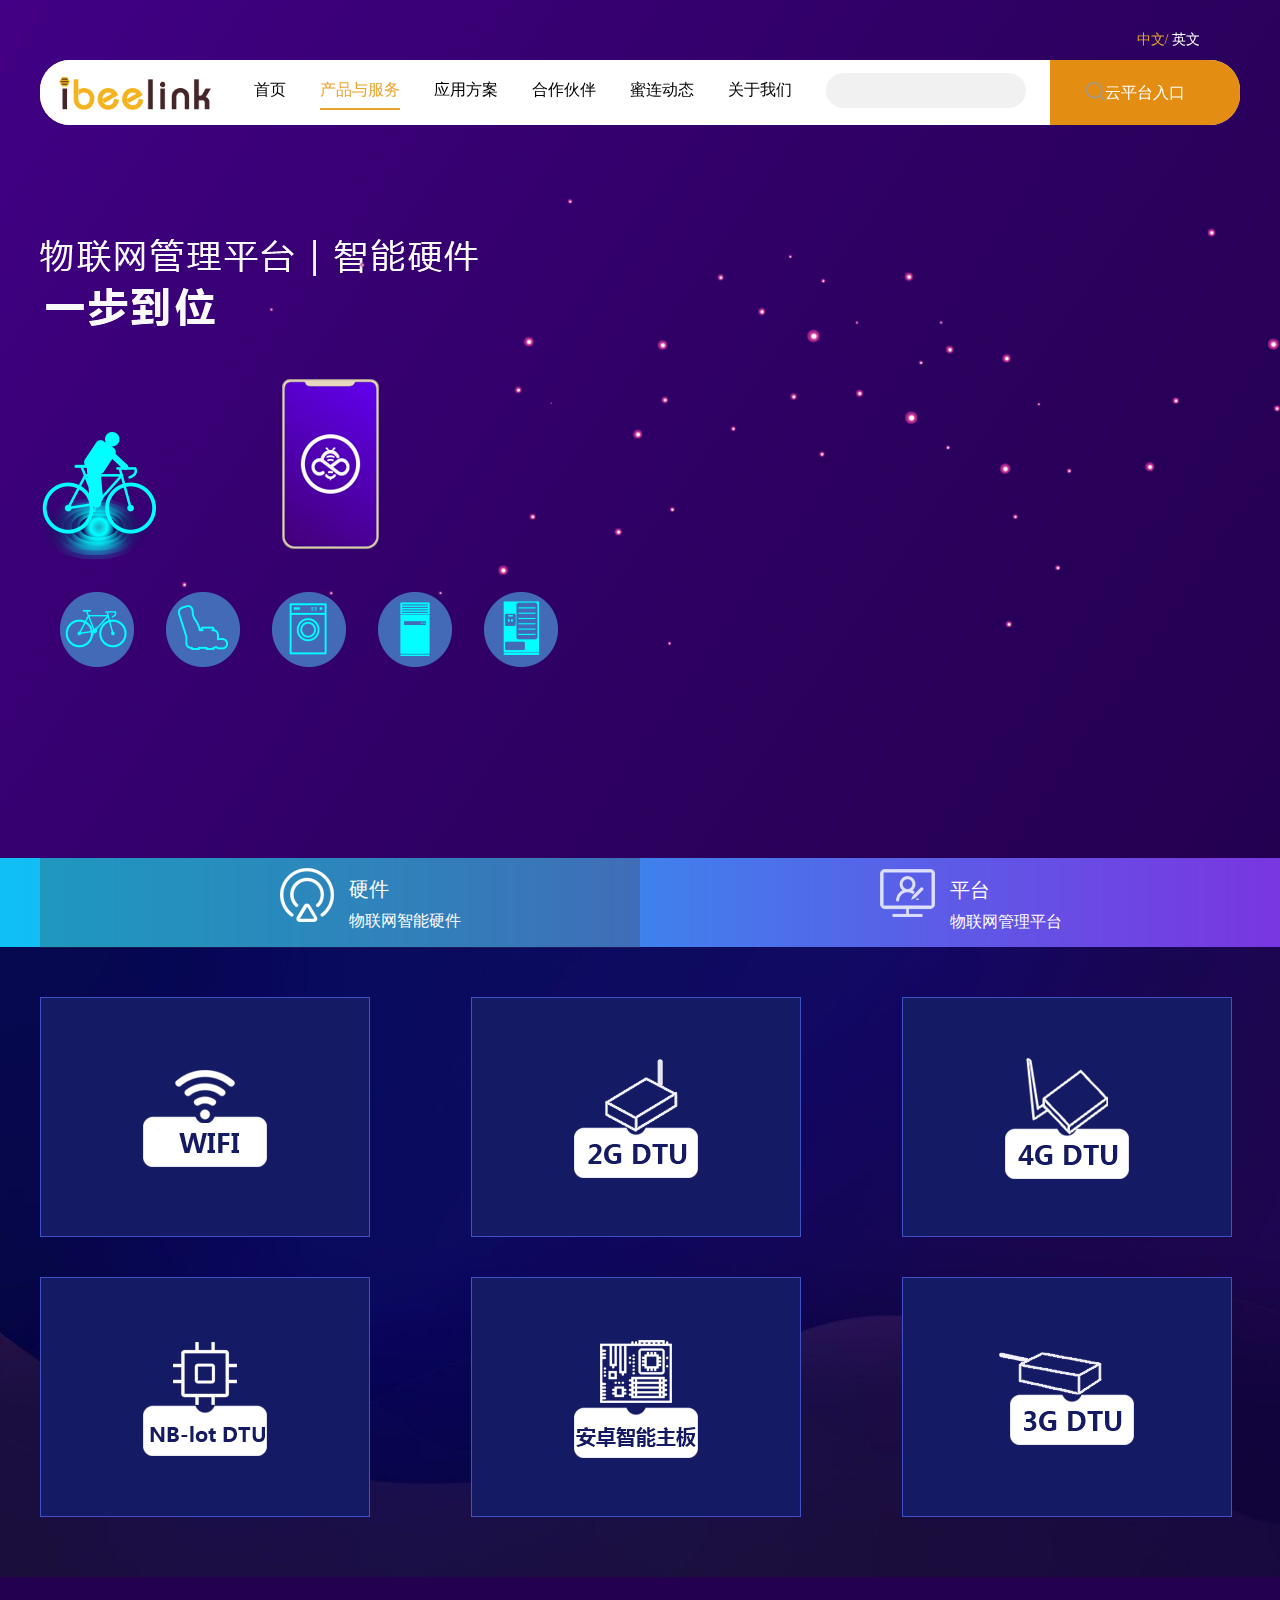
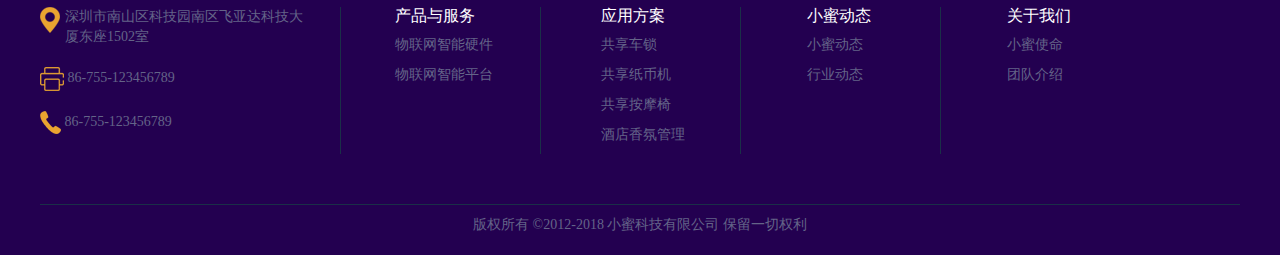
<file: product.html>
<!DOCTYPE html>
<html>
	<head>
		<meta charset="utf-8" />
		<title>产品与服务</title>
		
		<title>{$vic_column.name} - {VIC:config name="site_name"}</title>
		<meta name="keywords" content="{$vic_column.keyword}" />
		<meta name="description" content="{$vic_column.description}" />
		<meta name="author" content="深圳威创盛世网络科技有限公司——高端品牌网站定制开发 http://www.weichuangweb.com">

		<meta name="viewport" content="width=device-width, initial-scale=1, maximum-scale=1, user-scalable=0">
	
		<link rel="stylesheet" href="bootstrap/css/bootstrap.min.css">
		<link rel="stylesheet" href="css/animate.css">
		<link rel="stylesheet" href="css/style.css" />
		<link rel=" stylesheet" href="css/response.css"/>
	</head>
	<body>
		<header class="vic-header">
			<nav class="navbar navbar-default">
					<div class="navbar-header">
						<button type="button" class="navbar-toggle collapsed" data-toggle="collapse" data-target="#bs-example-navbar-collapse-1" aria-expanded="false">
       						<span class="sr-only"></span>
        					<span class="icon-bar"></span>
        					<span class="icon-bar"></span>
       				 		<span class="icon-bar"></span>
      					</button>
						<div class="navbar-brand" href="index.html">
							<div class="logo">
								<a href="index.html"><img src="img/logo.png" /></a>
							</div>
							<div class="vic-search">
								<img id="vic-fadeIn" src="img/shear.png">
							</div>
							<div class="vic-language">
							<a href="#">EN</a>	
							</div>
						</div>
						<div class="clearfix"></div>
					</div>

					<div class="collapse navbar-collapse" id="bs-example-navbar-collapse-1">
						<ul class="nav navbar-nav">
							<li>
								<a href="index.html">首页</a>
							</li>
							<li  class="vic-indexPage">
								<a href="product.html">产品与服务</a>
							</li>
							<li>
								<a href="case.html">应用方案</a>
							</li>
							<li>
								<a href="partner.html">合作伙伴</a>
							</li>
							<li>
								<a href="newscenter.html">蜜连动态</a>
							</li>
							<li>
								<a href="aboutus.html">关于我们</a>
							</li>
							<li>
								<a href="#">云平台入口</a>
							</li>
						</ul>
					</div>
					
					<div class="vic-input">
						<div class="vic-close pull-right">
						<span id="vic-fadeOut" class="pull-right glyphicon glyphicon-remove"></span>
					</div>
						
						<div class="combination">
						<input type="text" placeholder="搜索" />
						<img src="img/shear.png" />
						</div>
						<div class="clearfix"></div>
					</div>
					
				</nav>
			
			<!-- 导航 -->
				<div class="vic-nav center-block">
					<p class="vic-chose pull-right">
						<a href="#" class="vic-chosing">中文/</a>
						<a href="#">英文</a>
					</p>
					<div class="logoChange">
						<a href="index.html"><img src="img/logo.png" /></a>
						</div>
					<ul class="vic-navList">
						<li>
							<a href="index.html">首页</a>
						</li>
						<li  class="vic-indexPage">
							<a href="product.html">产品与服务</a>
						</li>
						<li>
							<a href="case.html">应用方案</a>
						</li>
						<li>
							<a href="partner.html">合作伙伴</a>
						</li>
						<li>
							<a href="newscenter.html">蜜连动态</a>
						</li>
						<li>
							<a href="aboutus.html">关于我们</a>
						</li>
						<li class="search">
							<input type="text" />
							<img class="seaImg" src="img/shear.png" />
						</li>
					</ul>
					<div class="vic-entrance">
					<a href="#">云平台入口</a>
					</div>
				</div>
			<div class="clearfix"></div>
		</header>
		
		<!-- 动画  -->
			<div class="vic-productBanner">
			
				
				<div class="vic-dtu">
					<img class="img-responsive" src="img/pc22.png"/>
				</div>
				
				<div class="vic-people">
					<img class="img-responsive" src="img/pcp.png"/>
				</div>
				
				<div class="vic-phone">
					<img class="img-responsive" src="img/pc11.png"/>
				</div>
				
				<div class="vic-pcText">
					<img class="img-responsive" src="img/pc8.png"/>
				</div>
				
				<div class="vic-pcCont">
					<img class="img-responsive" src="img/pc9.png"/>
				</div>
				
				<div class="vic-pcstart">
					<img class="img-responsive" src="img/pc1.png"/>
				</div>
				
				<div class="vic-pcloud">
					<img class="vic-colTan img-responsive" src="img/pc2.png"/>
				</div>
				
				<div class="vic-pcMorecold">
					<img class="img-responsive" src="img/pc3.png"/>
				</div>
				
				<div class="vic-pcBorder">
					<img class="img-responsive" src="img/pc5.png"/>
				</div>
				
				<div class="vic-pcTubiao">
					<img class="img-responsive" src="img/pc4.png"/>
				</div>
				
			
			
				<div class="vic-tabs">
				<div class="container">
					<!-- 导航区 -->
					<ul class="nav nav-tabs vic-tabList">
					  <li class="active">
					  	<a href="#home" data-toggle="tab">
					  		<div class="vic-content">
					  		<img class="vic-wareImg" src="img/yj.png" alt="硬件" />	
					  		<div class="vic-hardware">
					  		<h4>硬件</h4>	
					  		<p>物联网智能硬件</p>
					  		</div>
					  		<div class="clearfix"></div>
					  		</div>
					  	</a>
					  </li>
					  <li>
					  	<a href="#profile" data-toggle="tab">
					  		<div class="vic-content">
					  		<img class="vic-wareImg" src="img/pt.png" alt="硬件" />	
					  		<div class="vic-hardware">
					  		<h4>平台</h4>	
					  		<p>物联网管理平台</p>
					  		</div>
					  		<div class="clearfix"></div>
					  		</div>
					  	</a>
					  </li>
					</ul>
				</div>
			</div>
			</div>
		
		
		
		<div class="vic-centerBox">
			
			<div class="vic-tabsCont">
				<div class="container">
					<!-- 面板区 -->
					<div class="tab-content">
					  <div role="tabpanel" class="tab-pane active" id="home">
					  	<div class="col-sm-12 vic-classification vic-class">
					  			<a class="vic-proShow" href="productInform.html">
					  				<div class="vic-category">
					  				<img class="shovic" src="img/wf.png" />
					  			</div>
					  			</a>
					  			
					  			<a class="vic-proShow" href="productInform.html">
					  			<div class="vic-category vic-centerCate">
					  				<img class="shovic" src="img/2g.png" />
					  			</div>
					  			</a>
					  			
					  			<a class="vic-proShow" href="productInform.html">
					  			<div class="vic-category">
					  				<img class="shovic" src="img/4g.png" />
					  			</div>
					  			</a>
					  			
					  			<a class="vic-proShow" href="productInform.html">
					  				<div class="vic-category">
					  				<img class="shovic" src="img/nb.png" />
					  			</div>
					  			</a>
					  			
					  			<a class="vic-proShow" href="productInform.html">
					  			<div class="vic-category vic-centerCate">
					  				<img class="shovic" src="img/az.png" />
					  			</div>
					  			</a>
					  			
					  			<a class="vic-proShow" href="productInform.html">
					  			<div class="vic-category">
					  				<img class="shovic" src="img/3g.png" />
					  			</div>
					  			</a>
					  	</div>
					  	<div class="clearfix"></div>
					  </div>
					  <div role="tabpanel" class="tab-pane" id="profile">
					  	<div class="col-sm-12 vic-classification vic-class">
					  			<a class="vic-proShow" href="productInform.html">
					  				<div class="vic-category">
					  				<img class="shovic" src="img/wf.png" />
					  			</div>
					  			</a>
					  			
					  			<a class="vic-proShow" href="productInform.html">
					  			<div class="vic-category vic-centerCate">
					  				<img class="shovic" src="img/2g.png" />
					  			</div>
					  			</a>
					  			
					  			<a class="vic-proShow" href="productInform.html">
					  			<div class="vic-category">
					  				<img class="shovic" src="img/4g.png" />
					  			</div>
					  			</a>
					  			
					  			<a class="vic-proShow" href="productInform.html">
					  				<div class="vic-category">
					  				<img class="shovic" src="img/nb.png" />
					  			</div>
					  			</a>
					  			
					  			<a class="vic-proShow" href="productInform.html">
					  			<div class="vic-category vic-centerCate">
					  				<img class="shovic" src="img/az.png" />
					  			</div>
					  			</a>
					  			
					  			<a class="vic-proShow" href="productInform.html">
					  			<div class="vic-category">
					  				<img class="shovic" src="img/3g.png" />
					  			</div>
					  			</a>
					  	</div>
					  	<div class="clearfix"></div>
					  </div>
					</div>
				</div>
			</div>
		</div>
		
	<footer class="foot">
			<div class="container">
				<div class="col-sm-12">
					<div class="col-md-3 col-sm-3 col-xs-12 vic-infoNumber">
						<p class="vic-place">
							<img src="img/place.png">
							<span>深圳市南山区科技园南区飞亚达科技大厦东座1502室</span>
							<div class="clearfix"></div>
						</p>

						<p class="vic-fax">
							<img src="img/cz.png">
							<span>86-755-123456789</span>
						</p>

						<p class="vic-fax">
							<img src="img/df.png">
							<span>86-755-123456789</span>
						</p>
					</div>

					<div class="col-md-2 col-sm-3 col-xs-6 vic-serPass">
						<p class="vic-serInfo">
							<h4>产品与服务</h4>
							<p>
								<a href="product.html">物联网智能硬件</a>
							</p>
							<p>
								<a href="product.html">物联网智能平台</a>
							</p>
						</p>
					</div>

					<div class="col-md-2 col-sm-2 col-xs-6 vic-service">
						<p class="vic-serInfo">
							<h4>应用方案</h4>
							<p>
								<a href="caseInform.html">共享车锁</a>
							</p>
							<p>
								<a href="caseInform.html">共享纸币机</a>
							</p>
							<p>
								<a href="caseInform.html">共享按摩椅</a>
							</p>
							<p>
								<a href="caseInform.html">酒店香氛管理</a>
							</p>
						</p>
					</div>

					<div class="col-md-2 col-sm-2 col-xs-6 vic-service vic-dong">
						<p class="vic-serInfo">
							<h4>小蜜动态</h4>
							<p>
								<a href="newscenter.html">小蜜动态</a>
							</p>
							<p>
								<a href="newscenter.html">行业动态</a>
							</p>
						</p>
					</div>

					<div class="col-md-2 col-sm-2 col-xs-6 vic-service vic-dong">
						<p class="vic-serInfo">
							<h4>关于我们</h4>
							<p>
								<a href="aboutus.html">小蜜使命</a>
							</p>
							<p>
								<a href="aboutus.html">团队介绍</a>
							</p>
						</p>
					</div>
				</div>
			</div>
		</footer>
		<p class="vic-copy">版权所有 ©2012-2018 小蜜科技有限公司 保留一切权利</p>
		
	<script src="js/jquery-2.2.4.min.js"></script>
	<script src="bootstrap/js/bootstrap.min.js"></script>
	<script src="js/style.js"></script>
	</body>
</html>
</file>
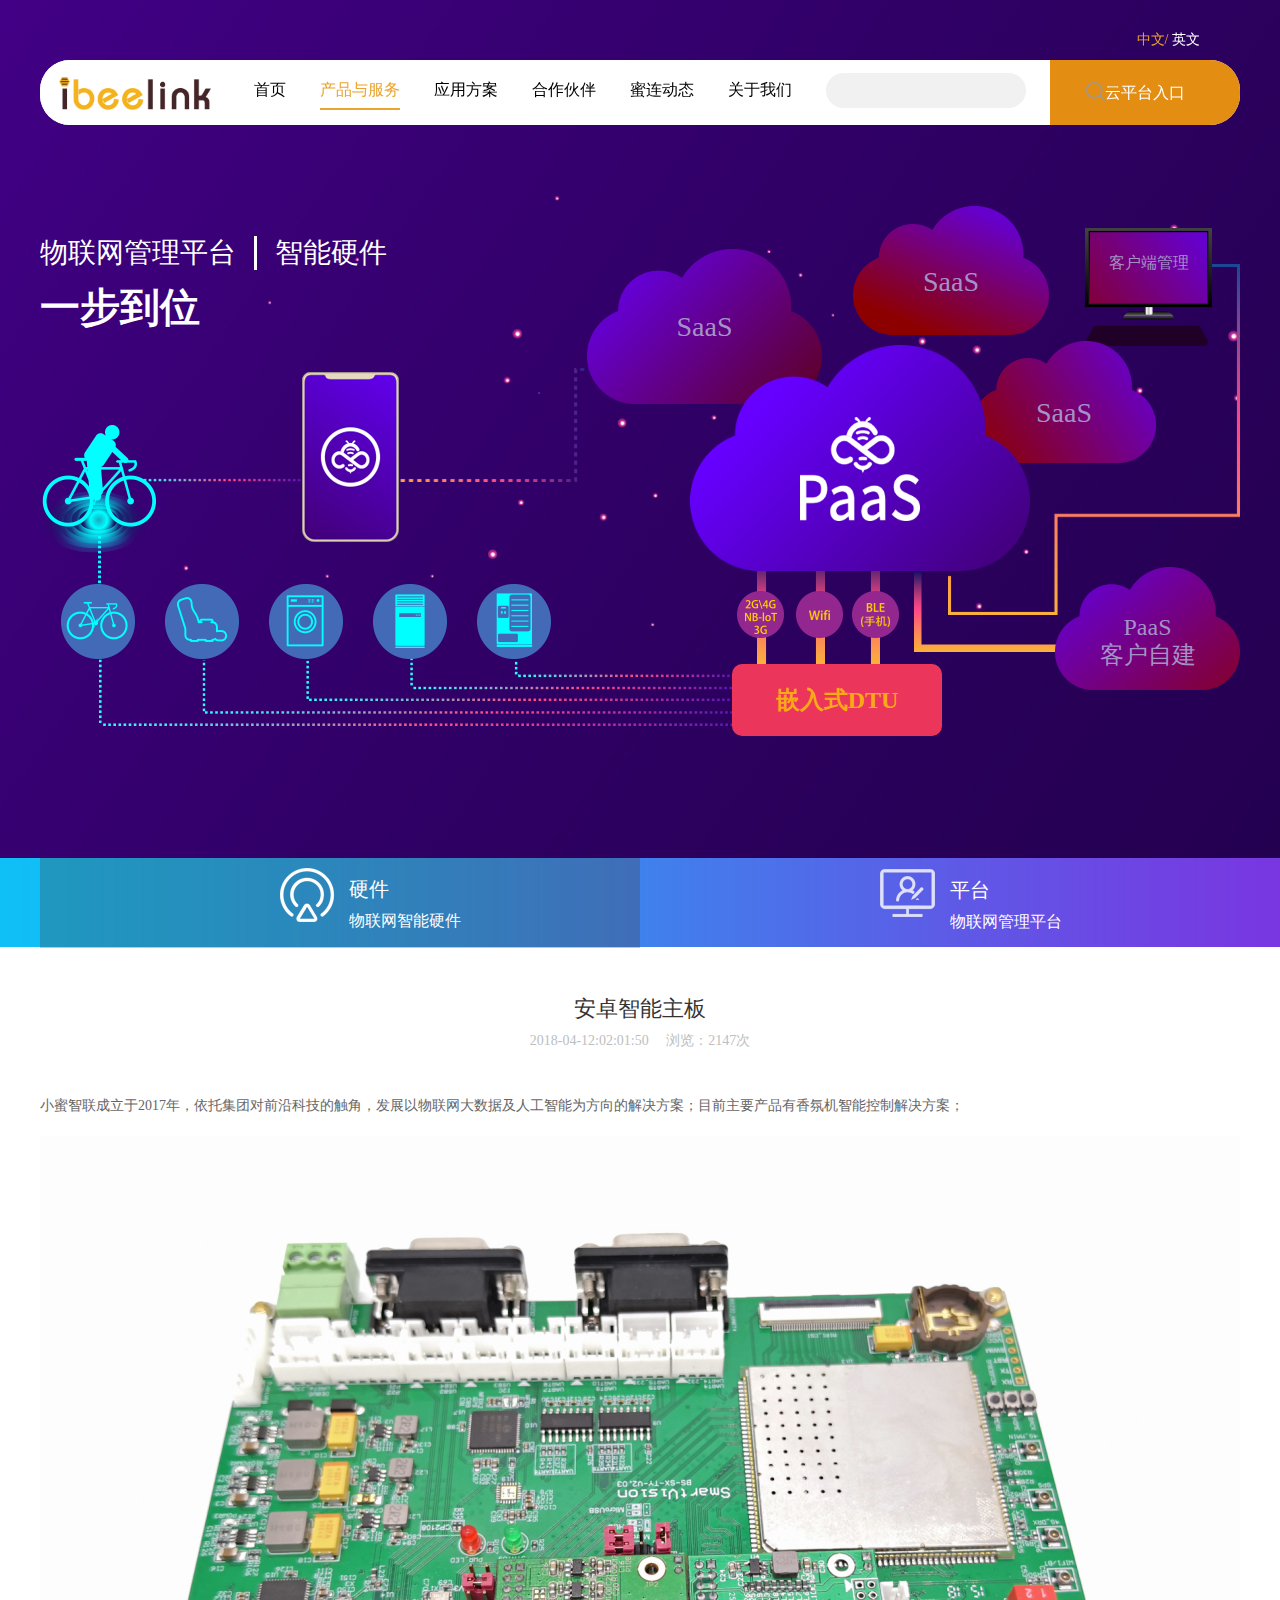
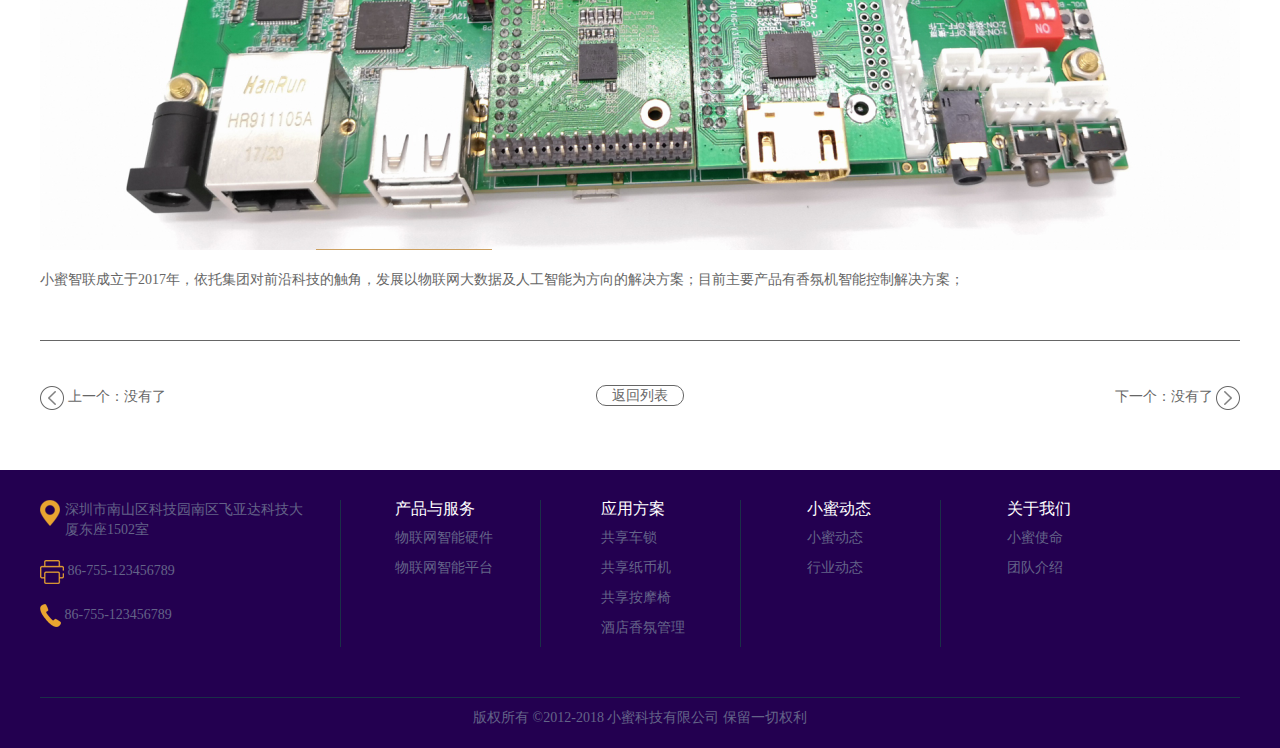
<file: productInform.html>
<!DOCTYPE html>
<html>
	<head>
		<meta charset="utf-8" />
		<title>产品详情页</title>
		
		<title>{$vic_content.title} - {VIC:config name="site_name"}</title>
		<meta name="keywords" content="{$vic_column.keyword}" />
		<meta name="description" content="{$vic_column.description}" />
		<meta name="author" content="深圳威创盛世网络科技有限公司——高端品牌网站定制开发 http://www.weichuangweb.com">
		
		<meta name="viewport" content="width=device-width, initial-scale=1, maximum-scale=1, user-scalable=0">
	
		<link rel="stylesheet" href="bootstrap/css/bootstrap.min.css"/>
		<link rel="stylesheet" href="css/animate.css" />
		<link rel="stylesheet" href="css/style.css" />
		<link rel=" stylesheet" href="css/response.css"/>
	</head>
	<body>
		<header class="vic-header">
			<nav class="navbar navbar-default">
					<div class="navbar-header">
						<button type="button" class="navbar-toggle collapsed" data-toggle="collapse" data-target="#bs-example-navbar-collapse-1" aria-expanded="false">
       						<span class="sr-only"></span>
        					<span class="icon-bar"></span>
        					<span class="icon-bar"></span>
       				 		<span class="icon-bar"></span>
      					</button>
						<div class="navbar-brand" href="index.html">
							<div class="logo">
								<a href="index.html"><img src="img/logo.png" /></a>
							</div>
							<div class="vic-search">
								<img id="vic-fadeIn" src="img/shear.png">
							</div>
							<div class="vic-language">
							<a href="#">EN</a>	
							</div>
						</div>
						<div class="clearfix"></div>
					</div>

					<div class="collapse navbar-collapse" id="bs-example-navbar-collapse-1">
						<ul class="nav navbar-nav">
							<li>
								<a href="index.html">首页</a>
							</li>
							<li  class="vic-indexPage">
								<a href="product.html">产品与服务</a>
							</li>
							<li>
								<a href="case.html">应用方案</a>
							</li>
							<li>
								<a href="partner.html">合作伙伴</a>
							</li>
							<li>
								<a href="newscenter.html">蜜连动态</a>
							</li>
							<li>
								<a href="aboutus.html">关于我们</a>
							</li>
							<li>
								<a href="#">云平台入口</a>
							</li>
						</ul>
					</div>
					
					<div class="vic-input">
						<div class="vic-close pull-right">
						<span id="vic-fadeOut" class="pull-right glyphicon glyphicon-remove"></span>
					</div>
						
						<div class="combination">
						<input type="text" placeholder="搜索" />
						<img src="img/shear.png" />
						</div>
						<div class="clearfix"></div>
					</div>
					
				</nav>
				
		<!-- 导航 -->
				<div class="vic-nav center-block">
					<p class="vic-chose pull-right">
						<a href="#" class="vic-chosing">中文/</a>
						<a href="#">英文</a>
					</p>
					<div class="logoChange">
						<a href="index.html"><img src="img/logo.png" /></a>
						</div>
					<ul class="vic-navList">
						<li>
							<a href="index.html">首页</a>
						</li>
						<li  class="vic-indexPage">
							<a href="product.html">产品与服务</a>
						</li>
						<li>
							<a href="case.html">应用方案</a>
						</li>
						<li>
							<a href="partner.html">合作伙伴</a>
						</li>
						<li>
							<a href="newscenter.html">蜜连动态</a>
						</li>
						<li>
							<a href="aboutus.html">关于我们</a>
						</li>
						<li class="search">
							<input type="text" />
							<img class="seaImg" src="img/shear.png" />
						</li>
					</ul>
					<div class="vic-entrance">
					<a href="#">云平台入口</a>
					</div>
				</div>
			<div class="clearfix"></div>
		</header>
		
		<div class="vic-productBanner">
			
				
			<!--<div class="vic-dtu">
				<img src="img/pc22.png"/>
			</div>
			
			<div class="vic-people">
				<img src="img/pcp.png"/>
			</div>
			
			<div class="vic-phone">
				<img src="img/pc11.png"/>
			</div>
			
			<div class="vic-pcText">
				<img src="img/pc8.png"/>
			</div>
			
			<div class="vic-pcCont">
				<img src="img/pc9.png"/>
			</div>
			
			<div class="vic-pcstart">
				<img src="img/pc1.png"/>
			</div>
			
			<div class="vic-pcloud">
				<img class="vic-colTan" src="img/pc2.png"/>
			</div>
			
			<div class="vic-pcMorecold">
				<img src="img/pc3.png"/>
			</div>
			
			<div class="vic-pcBorder">
				<img src="img/pc5.png"/>
			</div>
			
			<div class="vic-pcTubiao">
				<img src="img/pc4.png"/>
			</div>-->
			<div class="bannerBox">
				<div class="yuandianShansuo">
					<img src="img/pc1.png" />
				</div>
				<div class="cydText">
					<p>
						<span>物联网管理平台</span>
						<span>智能硬件</span>
					</p>
					<b>一步到位</b>
				</div>
				<div class="cydLineOne">
					<img src="img/线1.png" />
				</div>
				<div class="cydZixingche">
					<a href="">
						<img src="img/单车.png" />
					</a>
				</div>
				<div class="cydXiaomiPhone">
					<a href="">
						<img src="img/手机1.png" />
					</a>
				</div>
				<!-- 线 -->
				<div class="cydLineTwo">
					<img src="img/线009.png" />
				</div>
				<div class="cydLineThree">
					<img src="img/线04.png" />
				</div>
				<div class="cydLineFour">
					<img src="img/线03.png" />
				</div>
				<div class="cydLineFive">
					<img src="img/线02.png" />
				</div>
				<div class="cydLineSix">
					<img src="img/线01.png" />
				</div>
				<!-- 圆形图 -->
				<div class="cydTubiaoOne cydSamefanzhuang">
					<a href="">
						<img src="img/图标1.png" />
					</a>
				</div>
				<div class="cydTubiaoTwo cydSamefanzhuang">
					<a href="">
						<img src="img/图标2.png" />
					</a>
				</div>
				<div class="cydTubiaoThree cydSamefanzhuang">
					<a href="">
						<img src="img/图标3.png" />
					</a>
				</div>
				<div class="cydTubiaoFour cydSamefanzhuang">
					<a href="">
						<img src="img/图标4.png" />
					</a>
				</div>
				<div class="cydTubiaoFive cydSamefanzhuang">
					<a href="">
						<img src="img/图标5.png" />
					</a>
				</div>
				<!--右边的-->
				<div class="cydDiannao cydSame">
					<a class="cydDiannaoErzi">
						<img src="img/6.png" />
						<span>客户端管理</span>
					</a>
				</div>
				<div class="cydYunduoOne cydSame">
					<a class="cydYunduoOneErzi">
						<img src="img/云左二.png" />
						<span>SaaS</span>
					</a>
				</div>
				<div class="cydYunduoTwo cydSame">
					<a class="cydYunduoTwoErzi">
						<img src="img/云4.png" />
						<span>SaaS</span>
					</a>
				</div>
				<div class="cydYunduoThree cydSame">
					<a class="cydYunduoThreeErzi">
						<img src="img/云左一.png" />
						<span>SaaS</span>
					</a>
				</div>
				<!--黄色线-->
				<div class="cydChuxianOne">
					<img src="img/线33333.png" />
				</div>
				<div class="cydAnniu">
					<a href="">嵌入式DTU</a>
				</div>
				<div class="cydGunzi">
					<img src="img/棍子1.png" />
				</div>
				<!--紫色小圆-->
				<div class="cydZiseOne cydSamefanzhuang">
					<a href="">
						<img src="img/字1.png" />
					</a>
				</div>
				<div class="cydZiseTwo cydSamefanzhuang">
					<a href="">
						<img src="img/字2.png" />
					</a>
				</div>
				<div class="cydZiseThree cydSamefanzhuang">
					<a href="">
						<img src="img/字3.png" />
					</a>
				</div>
				<!---->
				<div class="cydXianbb">
					<img src="img/3333.png" />
				</div>
				<!--云朵再现-->
				<div class="cydYunduoFour cydSame">
					<a class="cydYunduoFourErzi">
						<img src="img/云5.png" />
						<span>PaaS<br />客户自建</span>
					</a>
				</div>
				<div class="cydYunduoFive cydSame">
					<a class="cydYunduoFiveErzi">
						<img src="img/云1.png" />
						<img class="cydNongwo" src="img/baisemi.png" />
					</a>
				</div>
			</div>
			
			
			<div class="vic-tabs">
				<div class="container">
					<!-- 导航区 -->
					<ul class="nav nav-tabs vic-tabList">
					  <li class="active">
					  	<a href="#home" data-toggle="tab">
					  		<div class="vic-content">
					  		<img class="vic-wareImg" src="img/yj.png" alt="硬件" />	
					  		<div class="vic-hardware">
					  		<h4>硬件</h4>	
					  		<p>物联网智能硬件</p>
					  		</div>
					  		<div class="clearfix"></div>
					  		</div>
					  	</a>
					  </li>
					  <li>
					  	<a href="#profile" data-toggle="tab">
					  		<div class="vic-content">
					  		<img class="vic-wareImg" src="img/pt.png" alt="硬件" />	
					  		<div class="vic-hardware">
					  		<h4>平台</h4>	
					  		<p>物联网管理平台</p>
					  		</div>
					  		<div class="clearfix"></div>
					  		</div>
					  	</a>
					  </li>
					</ul>
				</div>
			</div>
		</div>
		
		
		
		
		<div class="vic-detailsCenter">
			<div class="container">
				<div class="vic-details">
					<h4>安卓智能主板</h4>
					<span class="data">2018-04-12:02:01:50  &nbsp;&nbsp;&nbsp;&nbsp;浏览：2147次</span>
					<div class="vic-text">
						<p>小蜜智联成立于2017年，依托集团对前沿科技的触角，发展以物联网大数据及人工智能为方向的解决方案；目前主要产品有香氛机智能控制解决方案；</p>
						<img class="img-responsive" src="img/i.png" />
						<p>小蜜智联成立于2017年，依托集团对前沿科技的触角，发展以物联网大数据及人工智能为方向的解决方案；目前主要产品有香氛机智能控制解决方案；</p>
					</div>
					
					<div class="page">
						<a href="#" class="left">
							<img src="img/left.png">
							
							<span>上一个：没有了</span>
						</a>
						<a href="product.html" class="vic-back">返回列表</a>
						<a href="#" class="right">
							<span>下一个：没有了</span>
						
							<img src="img/right.png">
						</a>
					</div>
					<div class="clearfix"></div>
				</div>
			</div>
			</div>
		</div>
		
	<footer class="foot">
			<div class="container">
				<div class="col-sm-12">
					<div class="col-md-3 col-sm-3 col-xs-12 vic-infoNumber">
						<p class="vic-place">
							<img src="img/place.png">
							<span>深圳市南山区科技园南区飞亚达科技大厦东座1502室</span>
							<div class="clearfix"></div>
						</p>

						<p class="vic-fax">
							<img src="img/cz.png">
							<span>86-755-123456789</span>
						</p>

						<p class="vic-fax">
							<img src="img/df.png">
							<span>86-755-123456789</span>
						</p>
					</div>

					<div class="col-md-2 col-sm-3 col-xs-6 vic-serPass">
						<p class="vic-serInfo">
							<h4>产品与服务</h4>
							<p>
								<a href="product.html">物联网智能硬件</a>
							</p>
							<p>
								<a href="product.html">物联网智能平台</a>
							</p>
						</p>
					</div>

					<div class="col-md-2 col-sm-2 col-xs-6 vic-service">
						<p class="vic-serInfo">
							<h4>应用方案</h4>
							<p>
								<a href="caseInform.html">共享车锁</a>
							</p>
							<p>
								<a href="caseInform.html">共享纸币机</a>
							</p>
							<p>
								<a href="caseInform.html">共享按摩椅</a>
							</p>
							<p>
								<a href="caseInform.html">酒店香氛管理</a>
							</p>
						</p>
					</div>

					<div class="col-md-2 col-sm-2 col-xs-6 vic-service vic-dong">
						<p class="vic-serInfo">
							<h4>小蜜动态</h4>
							<p>
								<a href="newscenter.html">小蜜动态</a>
							</p>
							<p>
								<a href="newscenter.html">行业动态</a>
							</p>
						</p>
					</div>

					<div class="col-md-2 col-sm-2 col-xs-6 vic-service vic-dong">
						<p class="vic-serInfo">
							<h4>关于我们</h4>
							<p>
								<a href="aboutus.html">小蜜使命</a>
							</p>
							<p>
								<a href="aboutus.html">团队介绍</a>
							</p>
						</p>
					</div>
				</div>
			</div>
		</footer>
		<p class="vic-copy">版权所有 ©2012-2018 小蜜科技有限公司 保留一切权利</p>

	<script src="js/jquery-2.2.4.min.js"></script>
	<script src="bootstrap/js/bootstrap.min.js"></script>
	<script src="js/style.js"></script>
	</body>
</html>
</file>
<file: css/style.css>
body{overflow-x: hidden;padding: 0 !important;}

body,html,a,p,span,div,h1,h2,h3,h4,h5,h6,font,li,em,i{font-family:"微软雅黑" ;}
body,html,a,p,span,font,li,em,i{font-size: 14px;}
/*****cyd修改*****/
#starsBox{width: 100%;height: 770px;position: absolute;top: 0;left: 0;right: 0;bottom: 0;}
#starsBox span{position: absolute;display: inline-block;transition: 100s linear;}

.container {padding-right: 0;padding-left: 0;margin-right: auto;margin-left: auto;}
 @media (min-width: 1200px){
.container {
    	width: 1200px;
	}
}

.col-xs-1, .col-sm-1, .col-md-1, .col-lg-1, .col-xs-2, .col-sm-2, .col-md-2, .col-lg-2, 
.col-xs-3, .col-sm-3, .col-md-3, .col-lg-3, .col-xs-4, .col-sm-4, .col-md-4, .col-lg-4, 
.col-xs-5, .col-sm-5, .col-md-5, .col-lg-5, .col-xs-6, .col-sm-6, .col-md-6, .col-lg-6, 
.col-xs-7, .col-sm-7, .col-md-7, .col-lg-7, .col-xs-8, .col-sm-8, .col-md-8, .col-lg-8, 
.col-xs-9, .col-sm-9, .col-md-9, .col-lg-9, .col-xs-10, .col-sm-10, .col-md-10, .col-lg-10, 
.col-xs-11, .col-sm-11, .col-md-11, .col-lg-11, .col-xs-12, .col-sm-12, .col-md-12, .col-lg-12 
{
    position: relative;
    min-height: 1px;
     padding-right:0; 
     padding-left: 0; 
}

/* 顶部导航  */
.logoChange{width:190px;float: left;height:65px;background-color: white;line-height: 65px;text-align: center;border-top-left-radius: 30px;border-bottom-left-radius: 30px;}
.logoChange a img{width:80%;}
.vic-nav{width:1200px;background-color:white;height: 65px;border-radius: 30px;position: fixed;z-index: 999;top: 0;margin-top: 60px;left: 0;right: 0;text-align: center;transition: all 1s ease-in-out;}
.vic-navList{list-style-type: none;background-color:white;height: 65px;padding-left: 0;display: inline-block;}
.vic-navList li{display: block;float: left;padding:0 17px;height:50px;line-height: 60px;}
.vic-navList li a{font-size:16px;color:black;text-decoration: none;display: block;height: 50px;}
.vic-navList li a:hover{color:#eaa430;text-decoration: none;}
.vic-navList li a:hover{border-bottom:2px solid #EAA430;}
.vic-navList li input{height: 35px;width: 200px;text-align: center;background-color:#f1f1f1;border: 0;outline:none;border-radius:30px;}
.search{border:0 !important;}
.search img{position: absolute;top: 22px;margin-left: 60px;}

.vic-chose{margin-top:-30px;margin-right:40px;}
.vic-chose a{color: white;text-decoration: none;}
.vic-chose a:hover{color: white;text-decoration: none;}
.vic-chose .vic-chosing{color:#eaa430;}
.vic-chose .vic-chosing:hover{color:#eaa430;}
.vic-entrance{width:190px;height: 65px;float: right;line-height: 65px;text-align: center;background-color: #E38D13;border-top-right-radius: 30px;border-bottom-right-radius: 30px;}
.vic-entrance a{font-size: 16px;color: white;text-decoration: none;}
.vic-entrance a:hover{color: white;text-decoration: none;}

.vic-indexPage a{border-bottom:2px solid #EAA430;}
.vic-indexPage a{color:#eaa430 !important;text-decoration: none;}
.navbar-default{display: none !important;}
.clearfix{clear: both;}


/* 产品与服务 */
.vic-productBanner{width: 100%;background-image: url(../img/pcbg.jpg);background-size:cover;background-position: center center;background-repeat: no-repeat;height:947px;position: relative;}
.vic-newbg{width:100%;}
.vic-tabs{width: 100%;background-image: url(../img/probg2.jpg);background-size:cover;background-repeat: no-repeat;position:absolute;bottom: 0;}
.vic-tabList{width: 100%;}
.nav-tabs{border:0;}
.vic-tabList li{width:50%;margin-bottom: -3px;}
.vic-tabList>li>a {margin-right: 0;border-radius:0;color: white;padding: 0;}
.vic-tabList>li.active>a, .vic-tabList>li.active>a:focus, .vic-tabList>li.active>a:hover {color: white;cursor: default;border: 0;background-color: rgba(66,64,64,0.3);border-bottom-color: transparent;}
.vic-tabList>li>a:hover {border-color:transparent;background-color: transparent;color: white;}
.vic-content{margin: auto;padding-left: 40%;padding-top: 10px;padding-bottom: 5px;}
.vic-wareImg{float: left;}
.vic-hardware{float: left;margin-left: 15px;}
.vic-hardware h4{font-size: 20px;}
.vic-hardware p{font-size: 16px;}
.vic-tabsCont{background-image: url(../img/tabbg.jpg);background-size:cover;background-repeat: no-repeat;}
.vic-classification{width: 100%;margin-bottom:20px;}
.vic-category{box-sizing: border-box;line-height:240px;border:1px solid #4053c6;text-align: center;width:27.5%;height: 240px;float:left;margin-bottom: 40px;background-color: #151a64;}
.vic-proShow .vic-centerCate{margin-left:8.4%;margin-right:8.4%;}
/*****cyd修改*****/
.vic-productBanner {padding-top: 196px;}
.vic-productBanner .bannerBox img{display: block;max-width: 100%;transition: all 0.8s;}
.vic-productBanner .bannerBox {width: 1200px;height: 540px;position: relative;margin: 0 auto;overflow: hidden;}
.vic-productBanner .bannerBox .yuandianShansuo{animation:vicBling 2000ms infinite;-webkit-animation:vicBling 2000ms infinite;position: absolute;left: 60px;top: 0;}
.vic-productBanner .bannerBox .cydText{display: inline-block;position: absolute;left: -18px;top: 40px;animation: fadeIn 2s 2.6s both;}
.vic-productBanner .bannerBox .cydText p{overflow: hidden;}
.vic-productBanner .bannerBox .cydText p span{display: block;padding: 3px 18px;border-right: 3px solid #fff;font-size: 28px;color: #fff;line-height: 28px;float: left;}
.vic-productBanner .bannerBox .cydText p span:last-child{border-right: none;}
.vic-productBanner .bannerBox .cydText b{display: inline-block;font-size: 40px;padding-left: 18px;color: #fff;line-height: 56px;}
.vic-productBanner .bannerBox .cydLineOne{position: absolute;left: 100px;top: 172px;animation: fadeIn 1s 2.5s both;}
.vic-productBanner .bannerBox .cydZixingche{position: absolute;left: 0;top: 229px;animation: flipInY 1s 2.3s both;}
.vic-productBanner .bannerBox .cydZixingche img:hover{transform: rotateX(45deg);}
.vic-productBanner .bannerBox .cydXiaomiPhone{position: absolute;left: 262px;top: 176px;animation: flipInY 1s 2.4s both;}
.vic-productBanner .bannerBox .cydXiaomiPhone img:hover{transform: scale(1.05);}
.vic-productBanner .bannerBox .cydLineTwo{position: absolute;left: 58px;bottom: 10px;animation: fadeIn 1s 2.2s both;}
.vic-productBanner .bannerBox .cydLineThree{position: absolute;left: 162px;bottom: 22px;animation: fadeIn 1s 1.9s both;}
.vic-productBanner .bannerBox .cydLineFour{position: absolute;left: 266px;bottom: 34px;animation: fadeIn 1s 1.7s both;}
.vic-productBanner .bannerBox .cydLineFive{position: absolute;left: 370px;bottom: 46px;animation: fadeIn 1s 1.5s both;}
.vic-productBanner .bannerBox .cydLineSix{position: absolute;left: 474px;bottom: 58px;animation: fadeIn 1s 1.3s both;}
.vic-productBanner .bannerBox .cydTubiaoOne{position: absolute;left: 21px;bottom: 77px;animation: flipInY 1s 2.1s both;}
.vic-productBanner .bannerBox .cydTubiaoTwo{position: absolute;left: 125px;bottom: 77px;animation: flipInY 1s 2s both;}
.vic-productBanner .bannerBox .cydTubiaoThree{position: absolute;left: 229px;bottom: 77px;animation: flipInY 1s 1.8s both;}
.vic-productBanner .bannerBox .cydTubiaoFour{position: absolute;left: 333px;bottom: 77px;animation: flipInY 1s 1.6s both;}
.vic-productBanner .bannerBox .cydTubiaoFive{position: absolute;left: 437px;bottom: 77px;animation: flipInY 1s 1.4s both;}
.vic-productBanner .bannerBox .cydDiannao{position: absolute;top: 32px;right: 28px;z-index: 99;animation: fadeIn 1s 0.6s both;}
.vic-productBanner .bannerBox .cydDiannao .cydDiannaoErzi{position: relative;width: 127px;height: 118px;}
.vic-productBanner .bannerBox .cydSame {z-index: 666;}
.vic-productBanner .bannerBox .cydSame span{color: #A492C7;position: absolute;display: block;width: 100%;text-align: center;}
.vic-productBanner .bannerBox .cydSame a{display: block;text-decoration: none;cursor: pointer;}
.vic-productBanner .bannerBox .cydDiannao .cydDiannaoErzi span{top: 24px;font-size: 16px;}
.vic-productBanner .bannerBox .cydYunduoOne{position: absolute;top: 10px;right: 191px;animation: bounceIn 1s 0.2s both;}
.vic-productBanner .bannerBox .cydYunduoOne .cydYunduoOneErzi{position: relative;width: 196px;height: 129px;}
.vic-productBanner .bannerBox .cydYunduoOne .cydYunduoOneErzi span{top: 58px;font-size: 28px;line-height: 36px;}
.vic-productBanner .bannerBox .cydYunduoTwo{position: absolute;top: 145px;right: 84px;animation: bounceIn 1s 0.3s both;}
.vic-productBanner .bannerBox .cydYunduoTwo .cydYunduoTwoErzi{position: relative;width: 184px;height: 122px;}
.vic-productBanner .bannerBox .cydYunduoTwo .cydYunduoTwoErzi span{top: 54px;font-size: 28px;line-height: 36px;}
.vic-productBanner .bannerBox .cydYunduoThree{position: absolute;top: 53px;right: 418px;animation: bounceIn 1s 0.1s both;}
.vic-productBanner .bannerBox .cydYunduoThree .cydYunduoThreeErzi{position: relative;width: 235px;height: 155px;}
.vic-productBanner .bannerBox .cydYunduoThree .cydYunduoThreeErzi span{top: 60px;font-size: 28px;line-height: 36px;}
.vic-productBanner .bannerBox .cydChuxianOne{position: absolute;top: 68px;right: 0;z-index: 10;animation: fadeIn 1s 0.5s both;}
.vic-productBanner .bannerBox .cydAnniu{position: absolute;right: 298px;bottom: 0;animation: fadeIn 1s 1.2s both;}
.vic-productBanner .bannerBox .cydAnniu a{display: block;width: 210px;line-height: 72px;border-radius: 10px;background: #EC355B;text-align: center;color: #FAA916;font-size: 24px;font-weight: bold;text-decoration: none;}
.vic-productBanner .bannerBox .cydGunzi{position: absolute;right: 360px;bottom: 72px;animation: fadeIn 1s 0.8s both;}
.vic-productBanner .bannerBox .cydZiseOne{position: absolute;right: 456px;bottom: 98px;animation: rotateIn 1s 0.9s both;}
.vic-productBanner .bannerBox .cydZiseTwo{position: absolute;right: 397px;bottom: 98px;animation: rotateIn 1s 1s both;}
.vic-productBanner .bannerBox .cydZiseThree{position: absolute;right: 341px;bottom: 98px;animation: rotateIn 1s 1.1s both;}
.vic-productBanner .bannerBox .cydXianbb{position: absolute;right: 134px;bottom: 84px;animation: fadeIn 1s 0.7s both;}
.vic-productBanner .bannerBox .cydYunduoFour{position: absolute;bottom: 46px;right: 0;animation: bounceIn 1s 0.4s both;}
.vic-productBanner .bannerBox .cydYunduoFour .cydYunduoFourErzi{position: relative;width: 185px;height: 123px;}
.vic-productBanner .bannerBox .cydYunduoFour .cydYunduoFourErzi span{top: 46px;font-size: 24px;line-height: 28px;}
.vic-productBanner .bannerBox .cydYunduoFive{position: absolute;bottom: 165px;right: 210px;animation: bounceIn 1s both;}
.vic-productBanner .bannerBox .cydYunduoFive .cydYunduoFiveErzi{position: relative;width: 340px;border-top-left-radius: 60px;}
.vic-productBanner .bannerBox .cydYunduoFive .cydYunduoFiveErzi img.cydNongwo{top: 72px;position: absolute;left: 50%;margin-left: -60px;width: 120px;}
.vic-productBanner .bannerBox .cydSamefanzhuang img:hover{transform: rotateY(180deg);}
.vic-productBanner .bannerBox .cydSame a:hover img{transform: scale(1.08);}

/* 底部通用 */
.foot{background-color:#230050;padding-top: 30px;color:white;font-size: 14px;}
.foot .container{padding-bottom: 50px;border-bottom:1px solid #1a2f48;}
.vic-infoNumber{padding-right: 30px;}
.vic-place{width: 100%;}
.vic-fax{width: 100%;margin-bottom: 20px;}
.vic-place img{float: left;margin-right:5px;}
.vic-place span{display: block;}
.vic-service{padding-left:5%;border-left:1px solid #1a2f48;height: 147px;}
.vic-dong{padding-left: 5.5%;}
.vic-serInfo{width: 100%;}
.vic-service h4 ,.vic-serPass h4{font-size: 16px;margin-top: -10px;}
.vic-serPass{padding-left:4.5%;border-left:1px solid #1a2f48;height: 147px;}
.vic-service p a ,.vic-serPass p a ,.vic-place, .vic-fax{color:#646488;text-decoration: none;}
.vic-copy{width: 100%;background-color:#230050;padding-bottom: 20px;padding-top:10px;text-align: center;color:#646488;margin-bottom: 0;}


/* 产品详情 */
.vic-detailCenter{background-color: #ebeef3;}
.vic-details{padding-top: 40px;padding-bottom:60px;}
.vic-details h4{font-size: 22px;text-align: center;}
.vic-details .data{display: block;font-size: 14px;text-align: center;color: #bcbec0;}
.vic-details .vic-text p{margin-top: 20px;margin-bottom: 20px;}
.vic-text{margin-top: 45px;color: #666666;padding-bottom: 30px;border-bottom:1px solid #666666;}
.page{text-align: center;margin-top: 45px;}
.left{text-decoration: none !important;color: #666666 !important;float: left;}
.left:hover{text-decoration: none;color: #666666;}
.vic-back{padding: 2px 15px;border:1px solid #666666;border-radius:10px;color: #666666 !important;text-decoration:none !important;}
.vic-back:hover{color: #666666;text-decoration:none;}
.right{text-decoration: none !important;color: #666666 !important;float:right;}
.right:hover{text-decoration: none;color: #666666;}


/* 新闻中心  */
.vic-newsCenter{background-image: url(../img/cntbg.jpg);background-size:cover;background-repeat: no-repeat;padding-top: 40px;padding-bottom: 30px;}
.vic-newsCenter .vic-newspaper{color:white;box-sizing: border-box;text-align: center;width:33.3%;height:480px;float:left;padding:30px 30px 40px 30px;}
.vic-newsCenter .vic-newspaper img{width:100%;border-radius:5px;}
.vic-newsCenter .vic-newspaper h4{text-align: center;line-height:22px;font-size: 18px;margin-top: 20px;margin-bottom: 20px;display: -webkit-box;-webkit-box-orient: vertical;-webkit-line-clamp:1;overflow: hidden;}
.vic-newsCenter .vic-newspaper p{text-align:left;display: -webkit-box;-webkit-box-orient: vertical;-webkit-line-clamp: 4;overflow: hidden;margin-bottom: 30px;}
.vic-newsCenter .vic-newspaper .vic-more{padding: 10px 30px;color: white;border:1px solid #E38D13;border-radius: 20px;text-decoration: none;}
.vic-newsCenter .vic-newspaper:hover{color:black;background-color:white;border-radius:5px;}
.vic-newsCenter .vic-newspaper:hover .vic-more{color: black !important;}
.vic-newsCenter .page{text-align: center;}
.vic-newsCenter .page a{font-size: 16px;color: white;margin-left:5px;margin-right: 5px;}
.vic-newsCenter .page a:hover{color: #E38D13;}


/* 关于我们 */

/* 顶部动画 */
.vic-blingImg{width: 100%;}
.vic-abanner{background-image: url(../img/abpop.jpg);background-size: cover;background-repeat: no-repeat;text-align: center;padding: 10px 0 10px 0;height: 700px;}
.vic-start{position:relative}
.vic-blingImg{
    animation:fade 2000ms infinite;
    -webkit-animation:fade 2000ms infinite;
}



 
@keyframes fade {
    from { opacity: 1.0; }
    50% { opacity: 0.4; }
    to { opacity: 1.0; }
}
 
@-webkit-keyframes fade {
    from { opacity: 1.0; }
    50% { opacity: 0.4; }
    to { opacity: 1.0; }
}
 

.vic-blsing{position: absolute;z-index: 9;text-align: center;left: 50%;top: 50%;margin-top: -210px;margin-left: -402.5px;}
.vic-blsing img{width: 95%;}









.vic-aboutCenter{background-image: url(../img/cntbg.jpg);background-size:cover;background-repeat: no-repeat;padding-top: 60px;padding-bottom: 60px;}
.vic-life{margin-bottom: 20px;}
.vic-have{text-align: center;border-right:1px solid white;}
.vic-introduction{width: 100%;margin-top: 60px;color: white;}
.vic-introduction p{margin-bottom: 20px;}
.vic-team{width: 100%;margin-top: 50px;}
.vic-teamImg{width: 100%;}
.vic-teamText{width:35%;position: absolute;top:0;right: 0;margin-top:560px;margin-right: 60px;color: white;}
.vic-teamText .vic-life{margin-bottom:60px;width: 100%}
.vic-peopel{display: none;width: 100%;}
.vic-number{position: absolute;top:30px;left:45px;font-size: 80px;color: #E38D13;}
.vic-bulid{position: absolute;margin-top: -20px;margin-left: 115px;font-size: 16px;color: white;}
.vic-numberTow{position: absolute;top:30px;left:60px;font-size: 80px;color: #E38D13;}
.vic-city{position: absolute;top:24px;right: 30px;font-size: 80px;color: #E38D13;}
.vic-numberlast{position: absolute;top:30px;left:70px;font-size: 80px;color: #E38D13;}
.vic-earth{position: absolute;top:24px;right: 70px;font-size: 80px;color: #E38D13;}


/* 合作伙伴 */
.vic-partnerCenter{background-color: #ebeef3;padding-top: 50px;padding-bottom: 60px;}
.vic-group{box-sizing: border-box;padding:6px;overflow: hidden;}
.vic-group img{width: 100%;}
.vic-group img:hover{ box-shadow: 5px 5px 5px #ADADAD;}


/* 案例中心  */
.vic-caseCenter{background-image: url(../img/casebg2.jpg);background-size: cover;background-repeat: no-repeat;}
.vic-caseCenter .container h4{font-size: 24px;}
.vic-caseCenter .container{color: white;text-align: center;padding-top: 40px;padding-bottom: 120px;}
.vic-caseList{margin-top:80px;}
.vic-case{background-color: rgba(17,51,112,0.4);width:12%;height:380px;box-sizing: border-box;float: left;padding:40px 15px 0 15px;margin: 2px;}
.vic-title{height:100px;padding-top: 30px;}
.vic-title p{font-size: 18px;}
.vic-caseBord{margin-top: 0;width:15px;border-color: #E38D13;}
.cloud-product-single-bottom a{padding:5px 2px;border:1px solid white;display: block;margin-top: 10px;color: white;text-decoration: none;width:80px;}
.active-inner-item .vic-title{height:auto;}
.active-inner-item a{padding:5px 2px;border:1px solid white;display: block;margin-top: 20px;color: white;text-decoration: none;width:80px;}
.active-inner-item .vic-nei{font-size: 14px;color: white;margin-top: 10px;text-align: center;display: -webkit-box;-webkit-box-orient: vertical;-webkit-line-clamp:2;overflow: hidden;}
.active-inner-item img{width: 90%;}
.vic-smallList{display: none;}
.vic-caseList{display:block;}
.vic-text h3{font-size:20px;color:black;}


/* 产品 动画  */
.shovic{transition: 1.5s;}
.shovic:hover{
transform:rotateY(360deg);
-moz-transform:rotateY(360deg); /* Firefox 4 */
-webkit-transform:rotateY(360deg); /* Safari and Chrome */
-o-transform:rotateY(360deg); /* Opera */
}


/* 首页 */
.vic-indexBanner{width: 100%;background-image: url(../img/bgsy.jpg);background-size:cover;background-position: center center;position: relative;}


.vic-indrxTabs{background-image: url(../img/ind4.jpg);background-size: cover;background-repeat: no-repeat;padding-top:50px;padding-bottom:50px;}


/* 零门槛 */
.vic-indexSer a{display:block;width:288px;height: 130px;background-image: url(../img/menkan3.jpg);background-size: cover;border-radius:0 !important;box-sizing: border-box;}
.vic-indexSer.active>a, .vic-indexSer.active>a:focus, .vic-indexSer.active>a:hover{background-image: url(../img/menkan2.jpg);background-size: cover;border:0;}
.vic-indexSer{padding: 5px;}
.tab-content{margin-top:50px;}
.option>li.active>a, .option>li.active>a:focus, .option>li.active>a:hover{border:0;background-color:transparent;}
.option>li>a{border:0;margin-right:1px;padding:10px 15px;background-color: transparent;}
.vic-indexSer a img{height: 100%;}
.vic-indexSer a span{margin-left: 30px;font-size: 24px;color: white;}


/* 零风险 */
.vic-risk a{display:block;width:288px;height: 130px;background-image: url(../img/fengxian3.jpg);background-size: cover;border-radius:0 !important;box-sizing: border-box;}
.vic-risk.active>a, .vic-risk.active>a:focus, .vic-risk.active>a:hover{background-image: url(../img/fengxian2.png);background-size: cover;border:0;}
.vic-risk{padding: 5px;}
.vic-risk a img{height: 100%;}
.vic-risk a span{margin-left: 30px;font-size: 24px;color: white;}
.vic-risk.active>a:hover{background-image: url(../img/fengxian2.png);background-size: cover;border:0;}


/* 快速升级 */
.vic-upgrade a{display:block;width:288px;height: 130px;background-image: url(../img/sj3.jpg);background-size: cover;border-radius:0 !important;box-sizing: border-box;}
.vic-upgrade.active>a, .vic-upgrade.active>a:focus, .vic-upgrade.active>a:hover{background-image: url(../img/sj2.jpg);background-size: cover;border:0;}
.vic-upgrade{padding: 5px;}
.vic-upgrade a img{height: 100%;}
.vic-upgrade a span{margin-left: 10px;font-size: 24px;color: white;}


/* 保姆式服务*/
.vic-nanny a{display:block;width:288px;height: 130px;background-image: url(../img/baomu.jpg);background-size: cover;border-radius:0 !important;box-sizing: border-box;}
.vic-nanny.active>a, .vic-nanny.active>a:focus, .vic-nanny.active>a:hover{background-image: url(../img/baomu3.jpg);background-size: cover;border:0;}
.vic-nanny{padding: 5px;}
.vic-nanny a img{height: 100%;}
.vic-nanny a span{margin-left: 10px;font-size: 24px;color: white;}

.choseShow .vic-develop{position: absolute;top: 0;left: 0;margin-top:100px;margin-left: 100px;}
.choseShow .vic-develop span{font-size: 26px;}
.choseShow .vic-develop img{margin-top: -10px;}

.choseShow .vic-debugging{position: absolute;top: 0;right: 0;margin-top:100px;margin-right: 100px;}
.choseShow .vic-debugging span{font-size: 26px;color:white;}
.choseShow .vic-debugging img{margin-top: -10px;}

.choseShow{display:block;}
.vic-showRisk{display: block;}
.vic-showNanny{display: block;}
.choseHid{display: none;}
.vic-hidRisk{display:none;}


/* 切换  */
.vic-showRisk  .vic-develop{position: absolute;top: 0;left: 0;margin-top:100px;margin-left: 100px;}
.vic-showRisk  .vic-develop span{font-size: 26px;}
.vic-showRisk  .vic-develop img{margin-top:-10px;}

.vic-showRisk  .vic-riskTeam{position: absolute;top: 0;left: 0;right: 0;margin-top:100px;text-align: center;}
.vic-showRisk  .vic-riskTeam span{font-size: 26px;}
.vic-showRisk  .vic-riskTeam img{margin-top:-10px;}

.vic-showRisk .vic-debugging{position: absolute;top: 0;right: 0;margin-top:100px;margin-right:0;padding:0 60px 0 30px;width: 350px;}
.vic-showRisk .vic-debugging span{font-size: 26px;color:white;}
.vic-showRisk .vic-debugging img{margin-top: -10px;}




.vic-showNanny  .vic-develop{position: absolute;top: 0;left: 0;margin-top:100px;margin-left:30px;}
.vic-showNanny   .vic-develop span{font-size: 26px;}
.vic-showNanny   .vic-develop img{margin-top:-10px;}

.vic-showNanny   .vic-riskTeam{position: absolute;top: 0;left: 0;right: 0;margin-top:100px;text-align: center;}
.vic-showNanny   .vic-riskTeam span{font-size: 26px;}
.vic-showNanny   .vic-riskTeam img{margin-top:-10px;}

.vic-showNanny  .vic-debugging{position: absolute;top: 0;right: 0;margin-top:100px;margin-right:0;padding:0 60px 0 30px;width: 350px;}
.vic-showNanny  .vic-debugging span{font-size: 26px;color:white;}
.vic-showNanny  .vic-debugging img{margin-top: -10px;}




/**************************** 动画  *******************************/

/* a.应用方案动画 */
.caseAmation{background-image: url(../img/casebg.jpg);height: 947px;width:100%;background-size: 100% 100%;position: relative;}
.vic-caseAmation{position: absolute;top:50%;left:50%;margin-top:35px;margin-left:-620px;}
.vic-caseAmation img{animation:caseAma 1000ms;-webkit-animation:caseAma 1000ms;}
@keyframes caseAma {
    from { width: 0; }
    to { width: 100%;animation-delay: .1s, 100ms;}
}

.vic-smallIncon{width:950px;position: absolute;top: 50%;left: 50%;margin-top:-60px;margin-left:-425px;}
.vic-smallIncon img{margin-left:18px;transition: all 1s;cursor: pointer;opacity: 0;}
.vic-smallIncon img:hover{transform: rotateY(180deg);}
/* b. 首页动画 */
.vic-indexBanner{height:770px;}
.vic-honey{width:400px;text-align: center;position: absolute;top: 50%;margin-top:60px;left:50%;margin-left: -585px;}
.vic-zilian{width: 80%;}
.vic-centerHoney{width: 220px;height: 220px;text-align: center;position: absolute;z-index:999;top: 50%;left: 50%;margin-top:-95px;margin-left:-110px;}


.vic-honeyXian{position: absolute;top: 50%;left: 50%;margin-top:-231px;margin-left:-382px;opacity: 0;}

.vic-honeyBord{position: absolute;top: 50%;left: 50%;margin-top:-248px;margin-left:-476px;opacity: 0;}

.vic-honeyTu{position: absolute;top: 50%;left: 50%;margin-top:-255px;margin-left:-450px;}


/* 产品动画 */
.vic-dtu{position: absolute;z-index:666;top: 50%;left: 50%;margin-top:-240px;margin-left:95px;}
.vic-pcBorder{position: absolute;top: 50%;left: 50%;margin-top:68px;margin-left:-540px;}
.vic-pcTubiao{position: absolute;top: 50%;left: 50%;margin-top:118px;margin-left:-580px;}
.vic-pcText{position: absolute;top: 50%;left: 50%;margin-top:-235px;margin-left:-600px;}
.vic-pcCont{position: absolute;top: 50%;left: 50%;margin-top:-100px;margin-left:-503px;}
.vic-pcstart{position: absolute;top: 50%;left: 50%;margin-top:-275px;margin-left:-545px;animation:vicBling 2000ms infinite;-webkit-animation:vicBling 2000ms infinite;}
.vic-pcloud{position: absolute;z-index:888;top: 50%;left: 50%;margin-top:-145px;margin-left:20px;-webkit-animation:infinite;}
.vic-pcMorecold{position: absolute;z-index:777;top: 50%;left: 50%;margin-top:-265px;margin-left:-45px;}
.vic-people{position: absolute;z-index:666;top: 50%;left: 50%;margin-top:-42px;margin-left:-600px;}
.vic-phone{position: absolute;z-index:666;top: 50%;left: 50%;margin-top:-95px;margin-left:-358px;}


/* 动画效果  */
@keyframes vicBling {
    from { opacity: 1.0; }
    50% { opacity: 0.4; }
    to { opacity: 1.0; }
}
 
@-webkit-keyframes vicBling {
    from { opacity: 1.0; }
    50% { opacity: 0.4; }
    to { opacity: 1.0; }
}

.vic-honey .vic-bottom{width: 100% !important;}
</file>
<file: css/response.css>
/* 1200px-992px 中屏 */
@media only screen and (min-width:992px) and (max-width:1200px) {
	
/* 顶部导航  */
.logo img{width:100%;}
.vic-nav{width:970px;margin-top: 40px;}
.vic-navList li a{font-size:14px;}
.vic-navList li input{width:185px;}
.search{border:0 !important;}
.search img{position: absolute;top: 22px;}

.vic-entrance{width: 112px;}
.logoChange{width:112px;padding-left: 10px;}
.logoChange a img{width: 100%;}


/* 底部通用 */
.vic-serPass {padding-left:3.5%;}
.vic-service {padding-left: 4%;}
.vic-dong{padding-left: 5%;}


/* 关于我们  */
.vic-have{padding-left: 15px;padding-right: 15px;}
.vic-number {left: 20px;}
.vic-numberTow {left: 20px;}
.vic-city {right: 20px;}
.vic-numberlast {left: 35px;}
.vic-earth {right:50px;}
.vic-bulid {margin-left: 70px;}
.vic-start{position:relative;top: 50%;margin-top:-210px;}


/* 星星 */
.vic-abanner{height: 500px;}
.vic-blsing{left: 61%;top: 65%;]}
.vic-blsing img{width: 65%;}


/* 产品案例 */
.cloud-product-ul li{width:117px;height:350px;}
.cloud-product-ul li.active{height: 460px;}
.vic-title .vic-normalTitle{font-size: 16px;overflow: hidden;}
.cloud-product-single-bottom a{padding: 2px;}


/* 首页 */
.vic-nanny a img ,.vic-indexSer a img ,.vic-risk a img ,.vic-upgrade a img{height:95%}
.vic-nanny a span ,.vic-indexSer a span ,.vic-risk a span ,.vic-upgrade a span{font-size: 20px;margin-left: 0;}
.vic-nanny a ,.vic-indexSer a ,.vic-risk a ,.vic-upgrade a{width: 231px;height: 80px;}


/* 零风险 */
.vic-showRisk  .vic-develop{position: absolute;top: 0;left: 0;margin-top:100px;margin-left:40px;}
.vic-showRisk  .vic-develop span{font-size: 26px;}
.vic-showRisk  .vic-develop img{margin-top:-10px;}

.vic-showRisk  .vic-riskTeam{position: absolute;top: 0;left: 0;right: 0;margin-top:100px;text-align: center;}
.vic-showRisk  .vic-riskTeam span{font-size: 26px;}
.vic-showRisk  .vic-riskTeam img{margin-top:-10px;}

.vic-showRisk .vic-debugging{position: absolute;top: 0;right: 0;margin-top:100px;margin-right:-40px;padding:0 60px 0 30px;width: 350px;}
.vic-showRisk .vic-debugging span{font-size: 26px;color:white;}
.vic-showRisk .vic-debugging img{margin-top: -10px;}


.vic-showNanny  .vic-develop{position: absolute;top: 0;left: 0;margin-top:100px;margin-left:30px;width:250px;}
.vic-showNanny   .vic-develop span{font-size: 26px;}
.vic-showNanny   .vic-develop img{margin-top:-10px;}

.vic-showNanny   .vic-riskTeam{position: absolute;top: 0;left: 0;right: 0;margin-top:100px;text-align: center;width: 250px;}
.vic-showNanny   .vic-riskTeam span{font-size: 26px;}
.vic-showNanny   .vic-riskTeam img{margin-top:-10px;}

.vic-showNanny  .vic-debugging{position: absolute;top: 0;right: 0;margin-top:100px;margin-right:-10px;padding:0 30px 0 0;width: 250px;}
.vic-showNanny  .vic-debugging span{font-size: 26px;color:white;}
.vic-showNanny  .vic-debugging img{margin-top: -10px;}




/*  首页 动画 */

.vic-honey{margin-top: 45px;margin-left: -536px;}
.vic-zilian{width: 70% !important;}

/* 产品中心动画 */
.vic-productBanner{height: 803px;padding-top: 140px;}
/**cyd新增***/

.vic-productBanner .bannerBox{transform: scale(0.8);left: 50%;margin-left: -600px;}
/*.vic-productBanner .bannerBox{width: 960px;height: 432px;}
.vic-productBanner .bannerBox img{max-width: 80%;}
.vic-productBanner .bannerBox .yuandianShansuo{left: 48px;}
.vic-productBanner .bannerBox .cydText{left: -14px;top: 24px;}
.vic-productBanner .bannerBox .cydText p span{font-size: 20px;line-height: 20px;}
.vic-productBanner .bannerBox .cydText b{font-size: 32px;line-height: 45px;}
.vic-productBanner .bannerBox .cydLineOne{left: 80px;top: 138px;}
.vic-productBanner .bannerBox .cydZixingche{top: 132px;}
.vic-productBanner .bannerBox .cydXiaomiPhone{left: 210px;top: 141px;}
.vic-productBanner .bannerBox .cydLineTwo{left: 46px;bottom: 8px;}
.vic-productBanner .bannerBox .cydLineThree{left: 130px;bottom: 18px;}
.vic-productBanner .bannerBox .cydLineFour{left: 218px;bottom: 27px;}
.vic-productBanner .bannerBox .cydLineFive{left: 296px;bottom: 37px;}
.vic-productBanner .bannerBox .cydLineSix{left: 379px;bottom: 46px;}
.vic-productBanner .bannerBox .cydTubiaoOne{left: 17px;bottom: 62px;}
.vic-productBanner .bannerBox .cydTubiaoTwo{left: 100px;bottom: 62px;}
.vic-productBanner .bannerBox .cydTubiaoThree{left: 183px;bottom: 62px;}
.vic-productBanner .bannerBox .cydTubiaoFour{left: 266px;bottom: 62px;}
.vic-productBanner .bannerBox .cydTubiaoFive{left: 350px;bottom: 62px;}
.vic-productBanner .bannerBox .cydDiannao{top: 32px;right: 22px;}
.vic-productBanner .bannerBox .cydYunduoOne{top: 8px;right: 153px;}
.vic-productBanner .bannerBox .cydYunduoTwo{top: 145px;right: 67px;}
.vic-productBanner .bannerBox .cydYunduoTwo .cydYunduoTwoErzi{width: 147px;height: 98px;}
.vic-productBanner .bannerBox .cydYunduoThree{top: 42px;right: 334px;}*/










.vic-dtu{margin-left:65px;margin-top: -225px;}
.vic-dtu img{width: 90%;}
.vic-pcBorder img{width: 95%;}
.vic-pcBorder{margin-top:40px;margin-left: -535px;}
.vic-pcTubiao img{width: 92%;}
.vic-pcTubiao{margin-top:91px;margin-left:-565px;}
.vic-pcText img{width: 80%;}
.vic-pcText{margin-left:-550px;}
.vic-pcCont img{width: 100%;}
.vic-pcCont{margin-top: -122px;}
/*.vic-pcstart img{width: 80%;}*/
.vic-pcloud img{width: 70%;}
.vic-pcloud{margin-top: -90px;margin-left: 45px;}
.vic-pcMorecold img{width: 90%;}
.vic-pcMorecold{margin-top:-250px;margin-left:-60px;}
.vic-people img{width: 80%;}
.vic-people{margin-top: -53px;margin-left:-580px;}
.vic-phone img{width: 80%;}
.vic-phone{margin-left:-338px;}


/* 应用方案 动画 */
.caseAmation{height: 803px;}




}





/* 992px-768px 小屏 */
@media only screen and (min-width:768px) and (max-width:992px) {
.vic-productBanner .bannerBox{transform: scale(0.64);left: 50%;margin-left: -600px;}	
/* 顶部导航  */
.logo{margin-right: 0px;width:18%;}
.logo img{width:100%;}
.vic-nav{width:750px;margin-top: 40px;}
.vic-navList li a{font-size:14px;}
.vic-navList li input{width:185px;}
.search{border:0 !important;display: none !important;}
.search img{position: absolute;top: 22px;right: 188px}

.vic-entrance{width: 112px;}
.logoChange{width:112px;padding-left: 10px;}
.logoChange a img{width: 100%;}


/* 底部通用 */
.vic-infoNumber {padding-right:0;}
.vic-service {padding-left: 3%;}
.vic-serPass {padding-left: 7%;}
.vic-dong{padding-left: 4%;}


/* 新闻中心 */
.vic-newsCenter .vic-newspaper{height:430px;}


/* 关于我们 */
.vic-have img{height: 138px;}
.vic-teamText{margin-top:520px;margin-right: 40px;}
.vic-number{font-size:50px;left: 35px;}
.vic-numberTow{font-size: 50px;left: 28px;}
.vic-city{font-size: 50px;}
.vic-numberlast{font-size: 50px;left: 40px;}
.vic-earth{font-size: 50px;right: 50px;}
.vic-bulid{margin-left: 55px;}

/* 星星 */
.vic-abanner{height: 450px;}
.vic-blsing{left: 72%;margin-top:-110px;}
.vic-blsing img{width: 60%;}
.vic-start{margin-top: -160px;}



/* 产品案例 */
.cloud-product-ul li{width: 80px;}
.vic-title .vic-normalTitle{font-size: 16px;overflow: hidden;display: -webkit-box;-webkit-box-orient: vertical;-webkit-line-clamp:2;overflow: hidden;}
.cloud-product-single-bottom a{padding:0;font-size: 12px;display: inline-block;text-align: center;}


/* 首页 */
.vic-indexBanner{height: 650px;}
.vic-nanny a img ,.vic-indexSer a img ,.vic-risk a img ,.vic-upgrade a img{height:95%}
.vic-nanny a span ,.vic-indexSer a span ,.vic-risk a span ,.vic-upgrade a span{font-size: 22px;margin-left: 0;}
.vic-nanny,.vic-indexSer,.vic-risk,.vic-upgrade{width:50%;text-align: center;}
.vic-nanny a ,.vic-indexSer a ,.vic-risk a ,.vic-upgrade a{width:100%;height:100px;}
.vic-develop span , .vic-debugging span{font-size: 20px;}

/* 零门槛  */
.choseShow .vic-develop{position: absolute;top: 0;left: 0;margin-top:50px;margin-left:25px;}
.choseShow .vic-develop span{font-size: 26px;}
.choseShow .vic-develop img{margin-top: -10px;}

.choseShow .vic-debugging{position: absolute;top: 0;right: 0;margin-top:50px;margin-right:60px;}
.choseShow .vic-debugging span{font-size: 26px;color:white;}
.choseShow .vic-debugging img{margin-top: -10px;}



/* 零风险 */
.vic-showRisk  .vic-develop{position: absolute;top: 0;left: 0;margin-top:50px;margin-left:20px;width:220px;}
.vic-showRisk  .vic-develop span{font-size: 26px;}
.vic-showRisk  .vic-develop img{margin-top:-10px;}

.vic-showRisk  .vic-riskTeam{position: absolute;top: 0;left: 0;right: 0;margin-top:50px;text-align: center;width:220px;}
.vic-showRisk  .vic-riskTeam span{font-size: 26px;}
.vic-showRisk  .vic-riskTeam img{margin-top:-10px;}

.vic-showRisk .vic-debugging{position: absolute;top: 0;right: 0;margin-top:50px;margin-right:0;padding:0;width: 220px;}
.vic-showRisk .vic-debugging span{font-size: 26px;color:white;}
.vic-showRisk .vic-debugging img{margin-top: -10px;}


.vic-showNanny  .vic-develop{position: absolute;top: 0;left: 0;margin-top:50px;margin-left:30px;width:210px;}
.vic-showNanny   .vic-develop span{font-size: 26px;}
.vic-showNanny   .vic-develop img{margin-top:-10px;}

.vic-showNanny   .vic-riskTeam{position: absolute;top: 0;left: 0;right: 0;margin-top:50px;text-align: center;width: 220px;}
.vic-showNanny   .vic-riskTeam span{font-size: 26px;}
.vic-showNanny   .vic-riskTeam img{margin-top:-10px;}

.vic-showNanny  .vic-debugging{position: absolute;top: 0;right: 0;margin-top:50px;margin-right:0px;padding:0;width: 220px;}
.vic-showNanny  .vic-debugging span{font-size: 26px;color:white;}
.vic-showNanny  .vic-debugging img{margin-top: -10px;}



/* 首页动画 */
.vic-indexBanner img{width: 80%;}
.vic-centerHoney{width: auto;height: auto;}
.vic-centerHoney{margin-top: -99px;margin-left:-99px;}
.vic-honeyXian{margin-top: -207px;margin-left: -316px;}
.vic-honeyTu img{width: 90% ;}
.vic-honeyTu{margin-top: -242px;margin-left: -375px;}
.vic-honeyBord img{width: 90%;}
.vic-honeyBord{margin-top: -219px;margin-left: -389px;}
.vic-zilian{width: 60% !important;}
.vic-honey{margin-top: 0;margin-left: -505px;}



/* 产品中心动画 */
.vic-productBanner{height: 670px;padding-top: 76px;}
.vic-dtu{margin-left:20px;margin-top: -195px;}
.vic-dtu img{width: 95%;}
.vic-pcBorder img{width: 68%;}
.vic-pcBorder{margin-top:65px;margin-left:-405px;}
.vic-pcTubiao img{width: 68%;}
.vic-pcTubiao{margin-top:98px;margin-left:-430px;}
.vic-pcText img{width: 68%;}
.vic-pcText{margin-left:-390px;}
.vic-pcCont img{width:63%;}
.vic-pcCont{margin-top:-83px;margin-left:-401px;}
/*.vic-pcstart img{width: 80%;}*/
.vic-pcloud img{width: 60%;}
.vic-pcloud{margin-top: -75px;margin-left: 0;}
.vic-pcMorecold img{width:95%;}
.vic-pcMorecold{margin-top:-225px;margin-left:-115px;}
.vic-people img{width: 70%;}
.vic-people{margin-top: -20px;margin-left:-442px;}
.vic-phone img{width: 70%;}
.vic-phone{margin-left:-308px;}

/* 应用方案 动画 */
.caseAmation{height:650px;}





}





/* 768px 以下  超小屏 */
@media only screen and (max-width:768px) {

/* 顶部导航  */
.vic-nav{display: none !important;}
.navbar-default{display: block !important;}
.navbar-default{background-color:white;width:100%;margin-bottom: 0;}
.logo{width: 55%;float: left;}
.logo img{width:100%;}
.navbar-brand {height:auto;padding:5px 0 5px 15px;width: 86%;}
.navbar-default .navbar-toggle {border:0;}
.navbar-default .navbar-toggle .icon-bar {background-color: #E38D13;}
.navbar-default .navbar-toggle:focus, .navbar-default .navbar-toggle:hover {background-color: white;}

.navbar-default .navbar-nav>li>a{color:black;font-size: 16px;}
.navbar-default .navbar-nav>li>a:hover{color:#E38D13;}

.vic-search{float: left;margin-left: 22%;margin-top: 10px;}
.vic-search img{width:100%;}
.vic-language{float:right;text-align: right;margin-top: 12px;}
.vic-language a{color: #E38D13;font-size: 20px;text-decoration: none;}
.navbar-toggle {margin-top: 20px;padding:0;}
.vic-input{text-align: center;position: fixed;z-index: 999;width: 100%;height: 100%;top:0;left: 0;right: 0;bottom: 0;background-color:rgba(0,0,0,0.6);display: none;}
.combination{width:100%;}
.combination input{width:80%;text-align: center;margin-top: 30px;height: 35px;background-color:#f1f1f1;border: 0;outline:none;border-radius:30px;}
.vic-close{width: 100%;}
.vic-close span{width:10%;margin-top: 10px;margin-right: 10px;color: white;font-size: 25px;opacity: 0.9;}
.combination img{position: absolute;top:74px;right:60px}

.vic-category{width:100%;height: 240px;}
.vic-classification{padding-left: 15px;padding-right: 15px;}
.vic-content{margin: auto;padding-left:0;padding-top:5px;padding-bottom: 5px;text-align: center;height:65px;}
.vic-wareImg{float:none;width:14%;}
.vic-hardware{float:none;margin-left:0;}
.vic-hardware p{display: none;}
.vic-hardware h4{font-size: 14px;}


/* 底部通用  */
.foot .container , .vic-copy{padding-left: 15px;padding-right: 15px;}
.vic-infoNumber {padding-right: 35px;padding-left: 13%;}
.vic-service {padding-left: 12%;}
.vic-dong{padding-left:12%%;}
.vic-serPass{padding-left: 12%;}


/* 产品详情  */
.vic-detailsCenter .container{padding-left: 15px;padding-right: 15px;}
.page{text-align:center;margin-top: 45px;}
.page img{width:15%;}
.page span ,.page a{font-size: 12px;}
.left{text-decoration: none !important;color: #666666 !important;float: left;}
.vic-back{padding: 2px 5px;}


/* 新闻中心 */
.vic-newsCenter .vic-classification{margin-top: 20px;}
.vic-newsCenter .vic-newspaper{width:100%;}
.vic-newsCenter{padding-top: 0;}
.vic-classification{margin-top: 0;}
.vic-newsCenter .vic-newspaper{padding:0 0 40px 0;}
.vic-newsCenter .vic-newspaper:hover{color:white;background-color:transparent;border-radius:5px;}
.vic-newsCenter .vic-newspaper:hover .vic-more{color:white !important;}
.vic-newsCenter .vic-newspaper{height: 450px;}





/* 关于我们  */
.vic-probg{width: 100%;background-image: url(../img/probg1.jpg);background-size:100% 100%;background-repeat: no-repeat;}

.vic-aboutCenter .container{padding-left: 15px;padding-right: 15px;}
.vic-life {margin-bottom:0; }
.vic-have{border:0;margin-top: 40px;}
.vic-have img{height: 100px;}
.vic-teamText{margin-top:0;margin-right:0;top: 0;position: static;width: 100%;margin-top: 40px;}
.vic-teamImg{display: none;}
.vic-peopel{display: block;}
.vic-teamText .vic-life {margin-bottom: 40px;}
.vic-number{font-size:40px;left:24%;top: 18px;}
.vic-numberTow{font-size: 40px;left:20%;top: 18px;}
.vic-city{font-size: 40px;top: 14px;right:22%;}
.vic-numberlast{font-size: 40px;left:25%;top: 18px;}
.vic-earth{font-size: 40px;right:27%;top: 14px;}
.vic-bulid{margin-left:50px;}


/* 星星 */
.vic-abanner{height:230px;}
.vic-blsing{left:127%;margin-top:-80px;}
.vic-blsing img{width: 75%;}
.vic-start{margin-top: 45px;}





/* 产品案例 */
.vic-caseList{display: none;}
.vic-smallList{display: block;}
.vic-around{width: 50%;height: 350px;float: left;box-sizing: border-box;padding: 5px;}
.vic-caseNormal{background-color: rgba(17,51,112,0.4);height: 100%;padding-top: 50px;}
.vic-smallList{margin-top: 30px;}
.vic-caseCenter .container{padding-left: 10px;padding-right: 10px;padding-bottom: 60px;}
.vic-caseNormal a{padding:5px 2px;border:1px solid white;display: block;margin-top: 20px;color: white;text-decoration: none;width:80px;}
.vic-title{height: 85px;}
.vic-lastCase{display: none;}
.vic-class{margin-top: 30px;}
.vic-partnerCenter{padding-top: 30px;}
.vic-caseCenter .container{padding-top: 20px;}
.vic-aboutCenter{padding-top: 30px;}
.vic-details{padding-top: 20px;}
.vic-text{margin-top: 30px;}
.vic-proShow .vic-centerCate{margin-left:0 ;margin-right: 0;}


/* 合作伙伴 */
.vic-partnerCenter .container{padding-left: 7px;padding-right: 7px;}


/* 首页 */
.vic-indrxTabs .container{padding-left: 10px;padding-right: 10px;}
.vic-indexBanner{height: 230px;}
.vic-nanny a img ,.vic-indexSer a img ,.vic-risk a img ,.vic-upgrade a img{height:70%;}
.vic-nanny a span ,.vic-indexSer a span ,.vic-risk a span ,.vic-upgrade a span{font-size: 16px;margin-left: 0;display: inline-block;}
.vic-nanny,.vic-indexSer,.vic-risk,.vic-upgrade{width:50%;text-align: center;}
.vic-nanny a ,.vic-indexSer a ,.vic-risk a ,.vic-upgrade a{width:100%;}
.vic-develop span , .vic-debugging span{font-size: 20px;}


.choseHid .vic-mobDelve{margin-bottom: 30px;}
.choseHid .vic-mobText{position: absolute;top: 0;margin-top: 55px;left: 0;right: 0;text-align: center;}
.choseHid .vic-mobText span{font-size:24px;}
.choseHid .vic-mobText img{margin-top: -10px;}

.choseHid .vic-mobExprice{position:absolute;top:50%;margin-top:68px;left: 0;right: 0;text-align: center;}
.choseHid .vic-mobExprice span{font-size:24px;color: white;}
.choseHid .vic-mobExprice img{margin-top: -10px;}
.choseHid .vic-indrxTabs{padding-top: 30px;}

.choseShow{display: none;}
.choseHid{display: block;}


.vic-showRisk{display: none;}
.vic-showNanny{display: none;}
.vic-hidRisk{display: block;}

.vic-hidRisk .vic-mobDelve{margin-bottom: 30px;}
.vic-hidRisk .vic-mobText{position: absolute;top: 0;margin-top: 55px;left: 0;right: 0;text-align: center;}
.vic-hidRisk .vic-mobText span{font-size:24px;}
.vic-hidRisk .vic-mobText img{margin-top: -10px;}

.vic-mobInter .vic-mobExprice{position:absolute;top:50%;margin-top:68px;left: 0;right: 0;text-align: center;}
.vic-mobInter .vic-mobExprice span{font-size:24px;color: white;}
.vic-mobInter .vic-mobExprice img{margin-top: -10px;}
.vic-mobInter .vic-indrxTabs{padding-top: 30px;}



.vic-mobTuan{margin-bottom: 30px;}
.vic-mobTuan .vic-mobExprice{position:absolute;top:33%;margin-top:68px;left: 0;right: 0;text-align: center;}
.vic-mobTuan .vic-mobExprice span{font-size:24px;color: white;}
.vic-mobTuan .vic-mobExprice img{margin-top: -10px;}
.vic-mobTuan .vic-indrxTabs{padding-top: 30px;}



.vic-mobTai .vic-mobExprice{position:absolute;top:67%;margin-top:68px;left: 0;right: 0;text-align: center;}
.vic-mobTai .vic-mobExprice span{font-size:24px;color: white;}
.vic-mobTai .vic-mobExprice img{margin-top: -10px;}



/*.vic-productBanner{width: 100%;background-image: url(../img/probg1.jpg);background-size:cover;background-position: center center;background-repeat: no-repeat;height:318px;position:relative;}*/
.vic-newbg{width:100%;}
.vic-tabs{width: 100%;background-image: url(../img/probg2.jpg);background-size:cover;background-repeat: no-repeat;position:absolute;bottom:0;}
.vic-tabList{width: 100%;}


/* 首页动画 */
.vic-indexBanner img{width: 50%;}
.vic-centerHoney{width: auto;height: auto;}
.vic-centerHoney{margin-top: -62px;margin-left:-50px;}
.vic-honeyXian img{width: 80%;}
.vic-honeyXian{margin-top: -85px;margin-left: -130px;}
.vic-honeyTu img{width: 98% ;}
.vic-honeyTu{margin-top: -98px;margin-left: -165px;}
.vic-honeyBord img{width: 100%;}
.vic-honeyBord{margin-top: -100px;margin-left: -177px;}
.vic-zilian{width: 60% !important;}
.vic-indexBanner{height:370px;}
.vic-honey{margin-left:-200px;margin-top: -160px;}


.vic-productBanner{height:280px;padding-top: 0;}
.vic-productBanner .bannerBox{transform: scale(0.3);left: 50%;margin-left: -600px;top: -168px;}
.vic-dtu{margin-left:-10px;margin-top: -100px;}
.vic-dtu img{width: 95%;}
.vic-pcBorder img{width: 68%;}
.vic-pcBorder{margin-top:65px;margin-left:-405px;}
.vic-pcTubiao img{width: 68%;}
.vic-pcTubiao{margin-top:98px;margin-left:-430px;}
.vic-pcText img{width: 68%;}
.vic-pcText{margin-left:-390px;}
.vic-pcCont img{width:63%;}
.vic-pcCont{margin-top:-83px;margin-left:-401px;}
/*.vic-pcstart img{width: 80%;}*/
.vic-pcloud img{width: 60%;}
.vic-pcloud{margin-top: -75px;margin-left: 0;}
.vic-pcMorecold img{width:100%;}
.vic-pcMorecold{margin-top:-120px;margin-left:-60px;}
.vic-people img{width: 70%;}
.vic-people{margin-top: -20px;margin-left:-442px;}
.vic-phone img{width: 70%;}
.vic-phone{margin-left:-308px;}
.vic-pcstart{margin-top: -170px;}



/* 应用方案 动画 */
.caseAmation{height:370px;}
.vic-smallIncon img{width:2%;margin-left:10px;}
.vic-smallIncon{margin-top: -5px;margin-left:-96px;}
.vic-caseAmation{margin-top: 15px;margin-left:-160px;}
.vic-caseAmation img{width:110%;}
}




/* 超小屏 */
@media only screen and (max-width:320px) {
.vic-nav{display: none !important;}
.navbar-default{display: block !important;}
.navbar-brand {padding:8px 15px;}
.vic-search{margin-top: 6px;}
.vic-language{margin-top: 8px;}
.navbar-toggle {margin-top: 18px;}
.vic-search{margin-left: 18%;}


/* 产品服务 */
.vic-probg{width: 100%;background-image: url(../img/probg1.jpg);background-size:100% 100%;background-repeat: no-repeat;}

.vic-category{width:100%;height: 240px;}
.vic-proShow .vic-centerCate{margin-left:auto;margin-right:auto;}
.vic-classification{padding-left: 15px;padding-right: 15px;}
.vic-content{margin: auto;padding-left:0;padding-top:5px;padding-bottom: 5px;text-align: center;height:60px;}
.vic-wareImg{float:none;width:14%;}
.vic-hardware{float:none;margin-left:0;}
.vic-hardware p{display: none;}
.vic-hardware h4{font-size: 14px;}
.vic-proShow .vic-centerCate{margin-left:0;margin-right: 0;}


/* 新闻中心 */
.vic-newsCenter .vic-newspaper{width:100%;height:410px;}


/* 关于我们 */
.vic-number{font-size:30px;}
.vic-numberTow{font-size: 30px;}
.vic-city{font-size: 30px;}
.vic-numberlast{font-size: 30px;}
.vic-earth{font-size: 30px;}
.vic-bulid{margin-left:35px;}

.vic-blsing{left: 140%;}
.vic-blsing img{width: 80%;}


/* 首页 */
.vic-indrxTabs .container{padding-left: 10px;padding-right: 10px;}
.vic-indexBanner{height: 230px;}
.vic-nanny a img ,.vic-indexSer a img ,.vic-risk a img ,.vic-upgrade a img{height:70%;}
.vic-nanny a span ,.vic-indexSer a span ,.vic-risk a span ,.vic-upgrade a span{font-size: 16px;margin-left: 0;display: inline-block;}
.vic-nanny,.vic-indexSer,.vic-risk,.vic-upgrade{width:50%;text-align: center;}
.vic-nanny a ,.vic-indexSer a ,.vic-risk a ,.vic-upgrade a{width:100%;}
.vic-develop span , .vic-debugging span{font-size: 20px;}
.vic-mobDelve{margin-bottom: 30px;}
.vic-mobText{position: absolute;top: 0;margin-top: 55px;left: 0;right: 0;text-align: center;}
.vic-mobText span{font-size:24px;}
.vic-mobText img{margin-top: -10px;}

.vic-mobExprice{position:absolute;bottom: 0;margin-bottom:200px;left: 0;right: 0;text-align: center;}
.vic-mobExprice span{font-size:24px;color: white;}
.vic-mobExprice img{margin-top: -10px;}
.vic-indrxTabs{padding-top: 30px;}

.choseShow{display: none;}
.choseHid{display: block;}


.vic-productBanner{width: 100%;background-image: url(../img/probg1.jpg);background-size:cover;background-position: center center;background-repeat: no-repeat;height:318px;position:relative;}
.vic-newbg{width:100%;}
.vic-tabs{width: 100%;background-image: url(../img/probg2.jpg);background-size:cover;background-repeat: no-repeat;position:absolute;bottom:0;}
.vic-tabList{width: 100%;}

/* 首页动画 */
.vic-indexBanner img{width: 50%;}
.vic-centerHoney{width: auto;height: auto;}
.vic-centerHoney{margin-top: -62px;margin-left:-50px;}
.vic-honeyXian img{width: 80%;}
.vic-honeyXian{margin-top: -89px;margin-left: -113px;}
.vic-honeyTu img{width: 98% ;}
.vic-honeyTu{margin-top: -98px;margin-left: -135px;}
.vic-honeyBord img{width: 95%;}
.vic-honeyBord{margin-top: -93px;margin-left: -143px;}
.vic-zilian{width: 60% !important;}
.vic-indexBanner{height:230px;}
.vic-honey{display: none;}


/* 应用方案 动画 */
.caseAmation{height:370px;}
.vic-smallIncon img{width:2%;margin-left:5px;}
.vic-smallIncon{margin-top: -5px;margin-left:-96px;}
.vic-caseAmation{margin-top: 15px;margin-left:-160px;}
.vic-caseAmation img{width:110%;}


}
</file>
<file: css/harp.css>
.cloud-product-ul{margin:0;padding:0;list-style-type:none;}

.clearfix:after{visibility:hidden;display:block;font-size:0;content:" ";clear:both;height:0}
*html .clearfix{height:1%}

.btn{display:inline-block;width:100px;height:32px;-webkit-border-radius:3px;-moz-border-radius:3px;border-radius:3px;line-height:32px;color:#009FD9;text-align:center;text-decoration:none;font-size:14px;cursor:pointer}

.cloud-product-box{background:#f4f4f4}
.cloud-product-wrapper{margin:0 auto;width:1200px}
.cloud-product{position:relative;z-index:9;padding:110px 0 80px}
.cloud-product-title{height:32px;text-align:center;line-height:32px;font-size:32px;color:#333}
.color-blue{color:#009fd9}
.cloud-product-explain{margin-top:26px;margin-bottom:82px;height:16px;line-height:16px;text-align:center;font-size:16px;color:#999}
.cloud-product-ul{width:100%;display: inline-block;}
.cloud-product-ul li{position:relative;margin-left:5px;width:155px;height:370px;padding:40px 10px 20px 10px;float:left;background-color: rgba(17,51,112,0.4);overflow: hidden;}
.cloud-product-ul li img{width: 100%;}
.cloud-product-single-top{width:100%;height:60px;line-height:60px;text-align:center;background-color:#f2f2f2}
.cloud-product-name{font-size:18px;color:#333;font-weight:700}
.cloud-product-single-bottom{width:100%;height:340px}
.empty-space{width:100%;height:99px;padding:26px 0 0 0;}
.single-bottom-item{height:340px;width:100%}
.bg-product-pic{width:100%;height:82px}


.product-introduce-title{margin-bottom:14px;height:22px;line-height:22px;font-size:22px;text-align:center}
.product-introduce-title.normal-weight{font-weight:400}
.product-introduce-content{margin:0 auto 26px;width:180px;line-height:14px;font-size:14px;text-align:center;color:#999}
.product-introduce-list{margin:0 auto;padding-top:28px;height:135px;width:84%;border:1px solid #f1f1f1;border-left:none;border-right:none}
.introduce-list-small{margin-bottom:18px;line-height:14px;font-size:14px;color:#999;text-align:center}
.product-introduce-price{margin:48px auto 0;font-size:14px;text-align:center;color:#333}
.price-blue{color:#0af;font-size:38px}
.normal-inner{transition:all .5s;-moz-transition:all .5s;-webkit-transition:all .5s;-o-transition:all .5s;overflow: hidden;}
.active-inner{position:relative;display:none;height:100%;-moz-opacity:0;-khtml-opacity:0;opacity:0;transition:all .5s;-moz-transition:all .5s;-webkit-transition:all .5s;-o-transition:all .5s}
.introduce-link{position:absolute;top:0;left:0;width:100%;height:360px}


/* 触发 */
.cloud-product-ul li.active .active-inner{display:block;-moz-opacity:1;-khtml-opacity:1;opacity:1}
.cloud-product-ul li.active .normal-inner{display:none;-moz-opacity:0;-khtml-opacity:0;opacity:0}
.cloud-product-ul li{-webkit-box-shadow:1px 1px 12px rgba(0,0,0,.08);-moz-box-shadow:1px 1px 12px rgba(0,0,0,.08);box-shadow:1px 1px 12px rgba(0,0,0,.08);-webkit-transition:width .15s linear;-o-transition:width .15s linear;-moz-transition:width .15s linear;transition:width .15s linear}
.cloud-product-ul li.active{z-index:9;margin-top: -50px;width:230px;height: 470px;-webkit-box-shadow:0 4px 20px rgba(0,0,0,.2);-moz-box-shadow:0 4px 20px rgba(0,0,0,.2);box-shadow:0 4px 20px rgba(0,0,0,.2);padding: 20px;background-image: url(../img/cbg.png);background-size: cover;background-repeat: no-repeat;}

.active .product-introduce-content{color:#eff6ff}
.active-product-introduce-title{color:#fff}
.active .product-introduce-list{padding-top:22px;border-color:#3f9ff9}
.introduce-list-large{margin:0 auto;width:228px;line-height:22px;color:#ddebff;font-size:14px}
.active .product-introduce-price{margin-top:32px;color:#fefeff}
.product-introduce-price .price-white{display:inline-block;font-size:36px;height:36px;line-height:36px;color:#fff}
.buy-link-btn{display:block;margin:30px auto 0;width:90%;height:40px;line-height:40px;background-color:#ff9600;color:#fff;-webkit-border-radius:0;-moz-border-radius:0;border-radius:0}
.buy-link-btn:hover{background-color:#f80}
</file>
